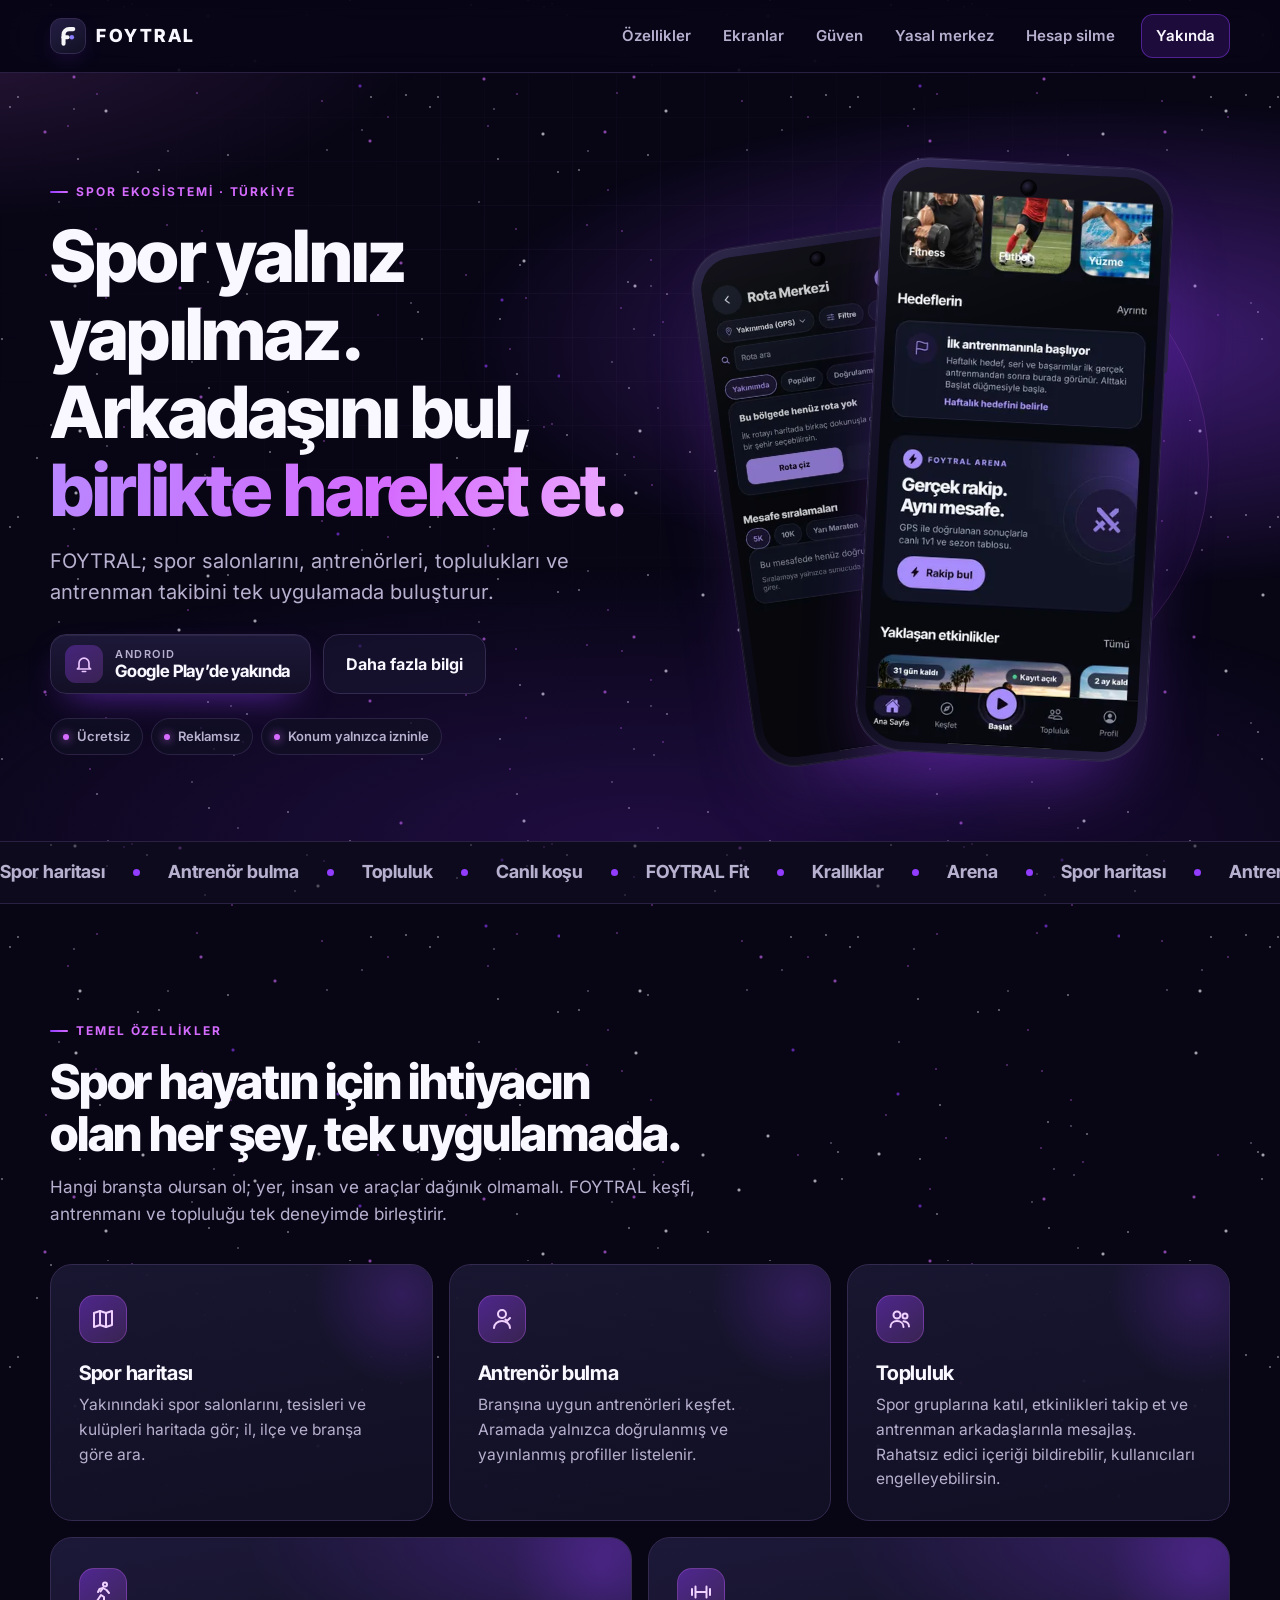
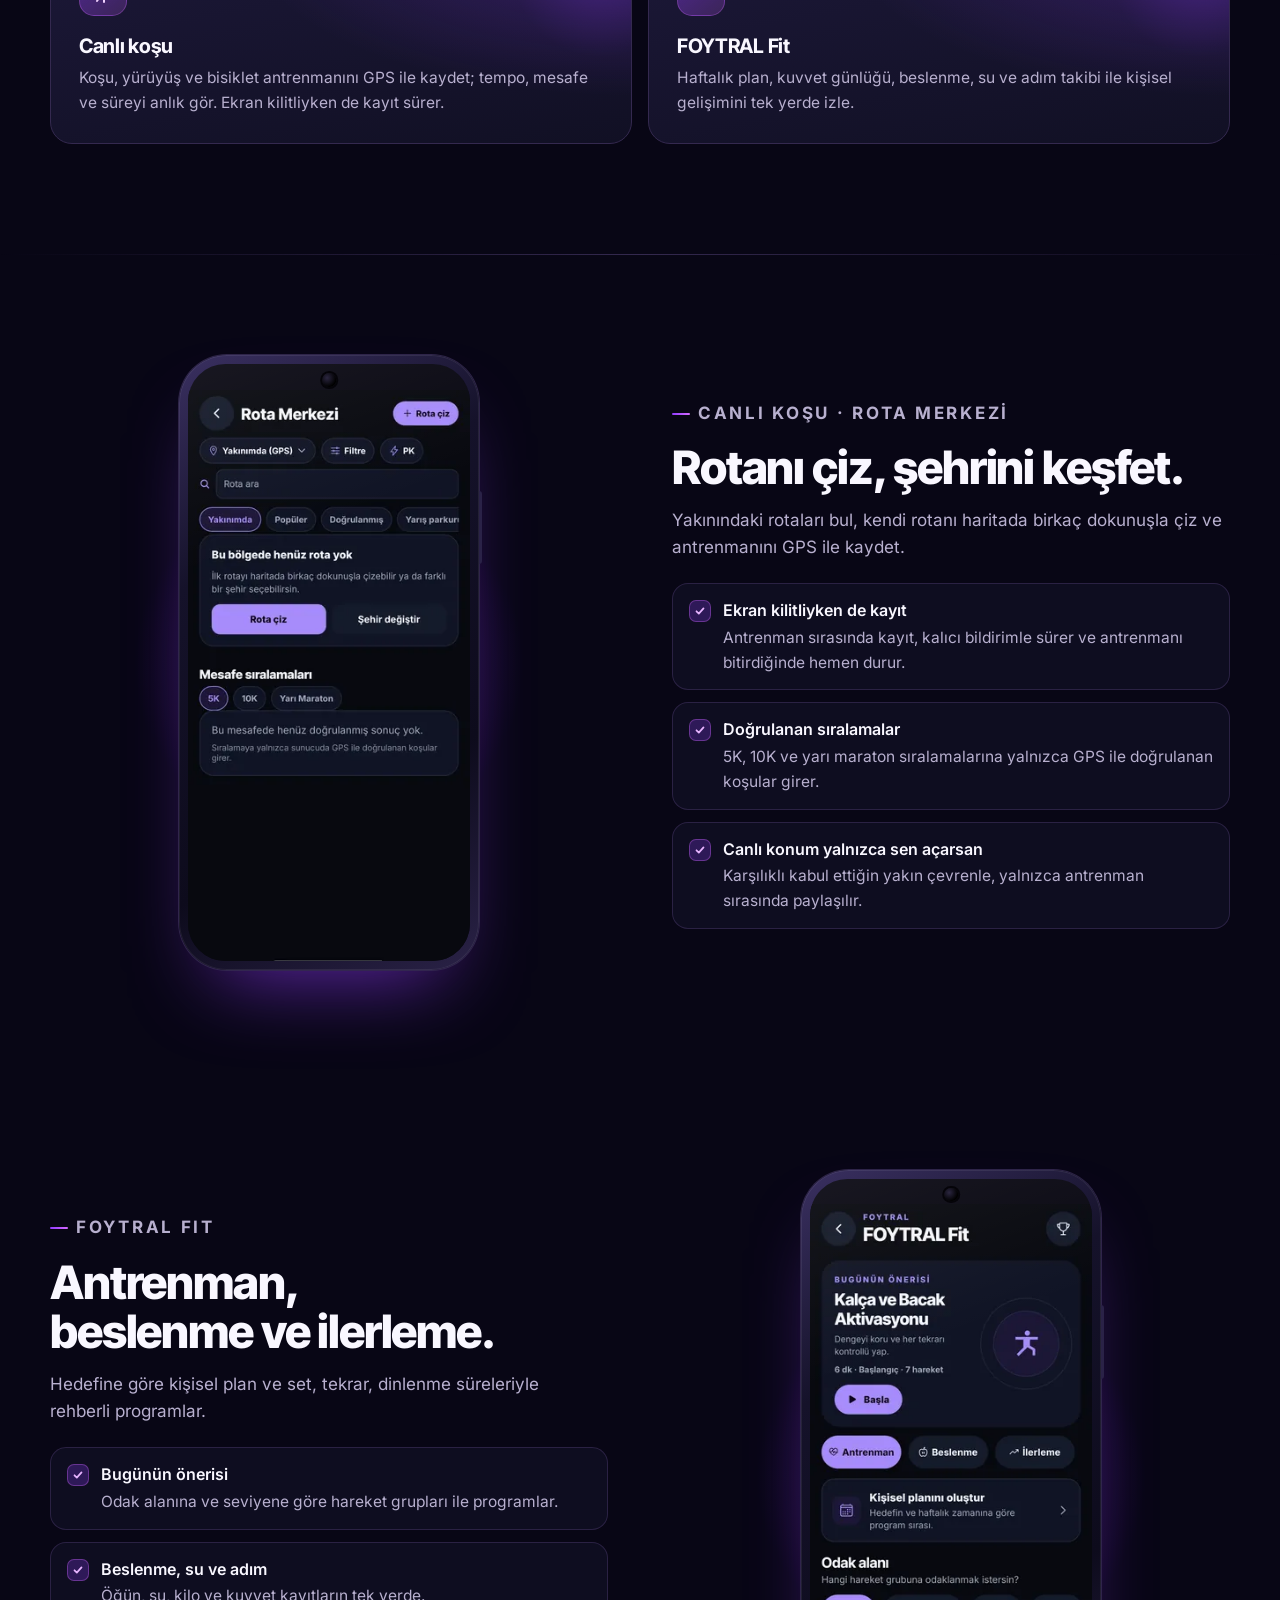
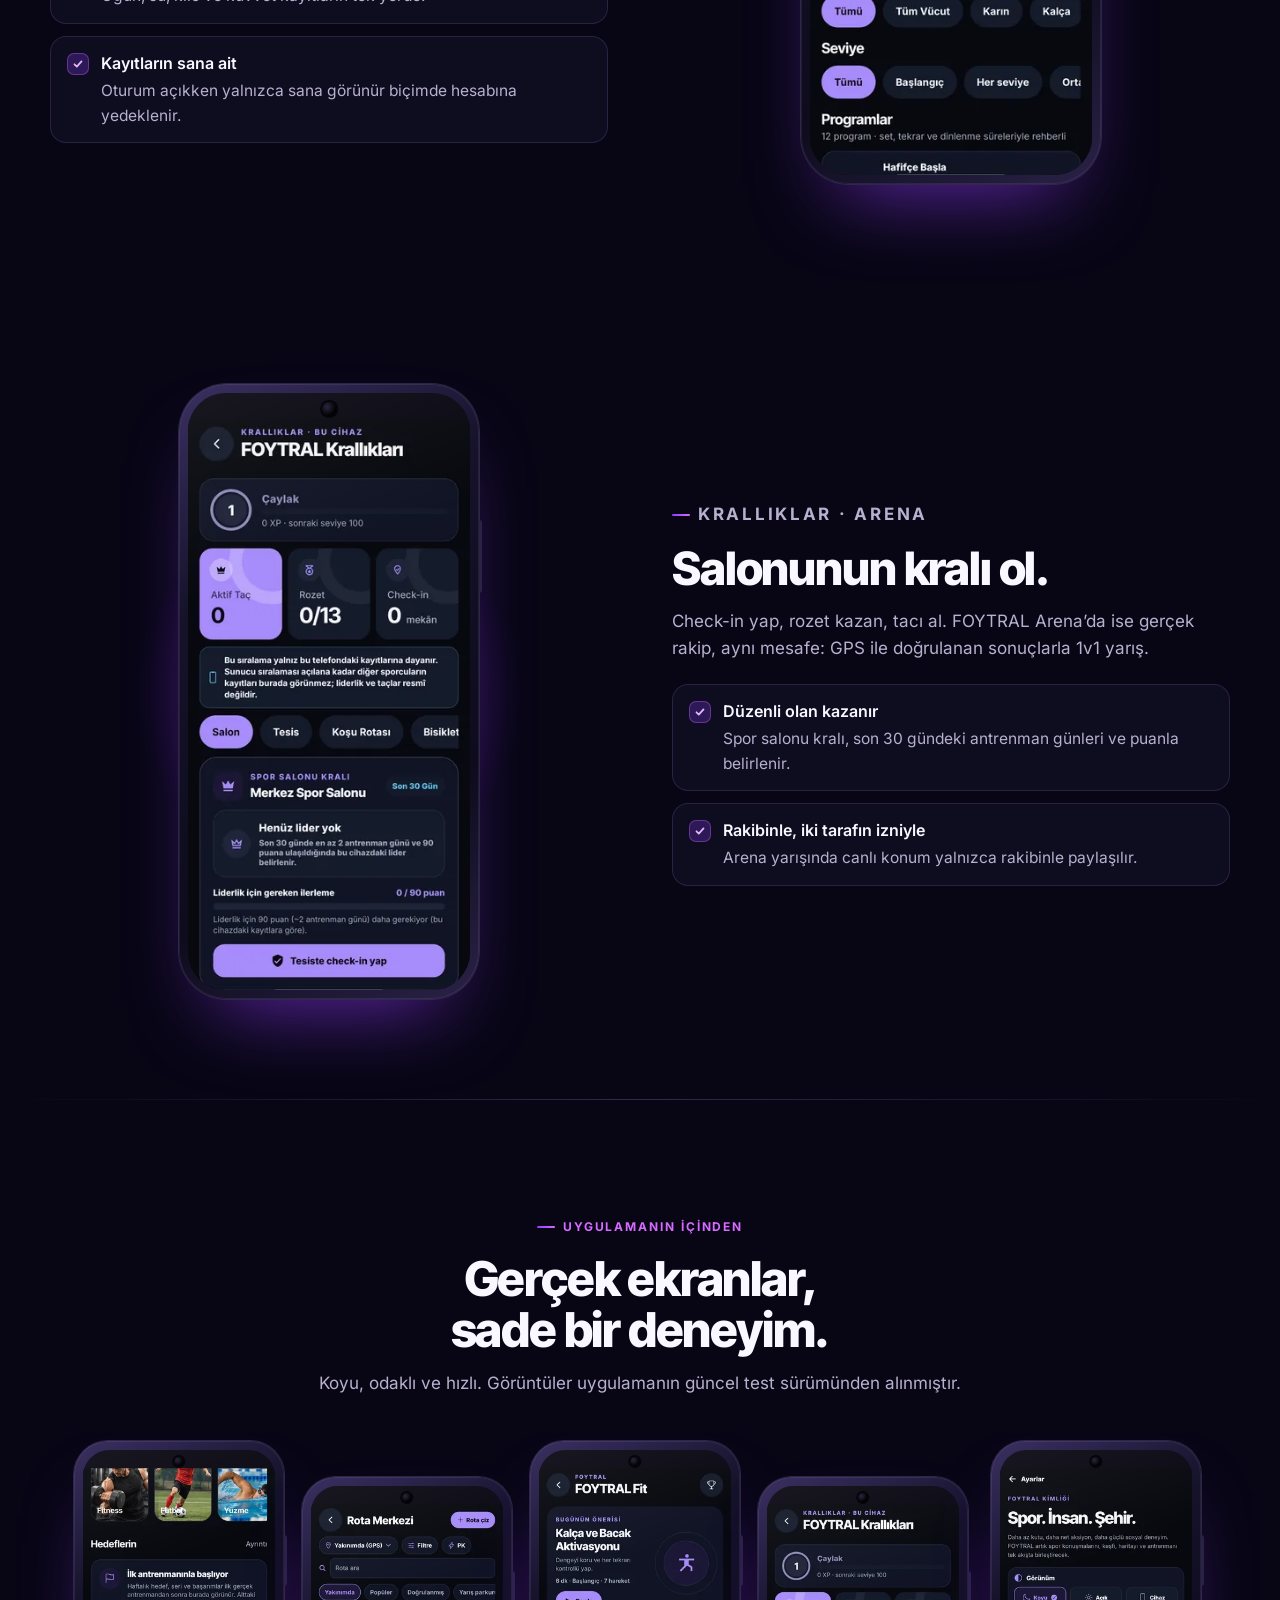
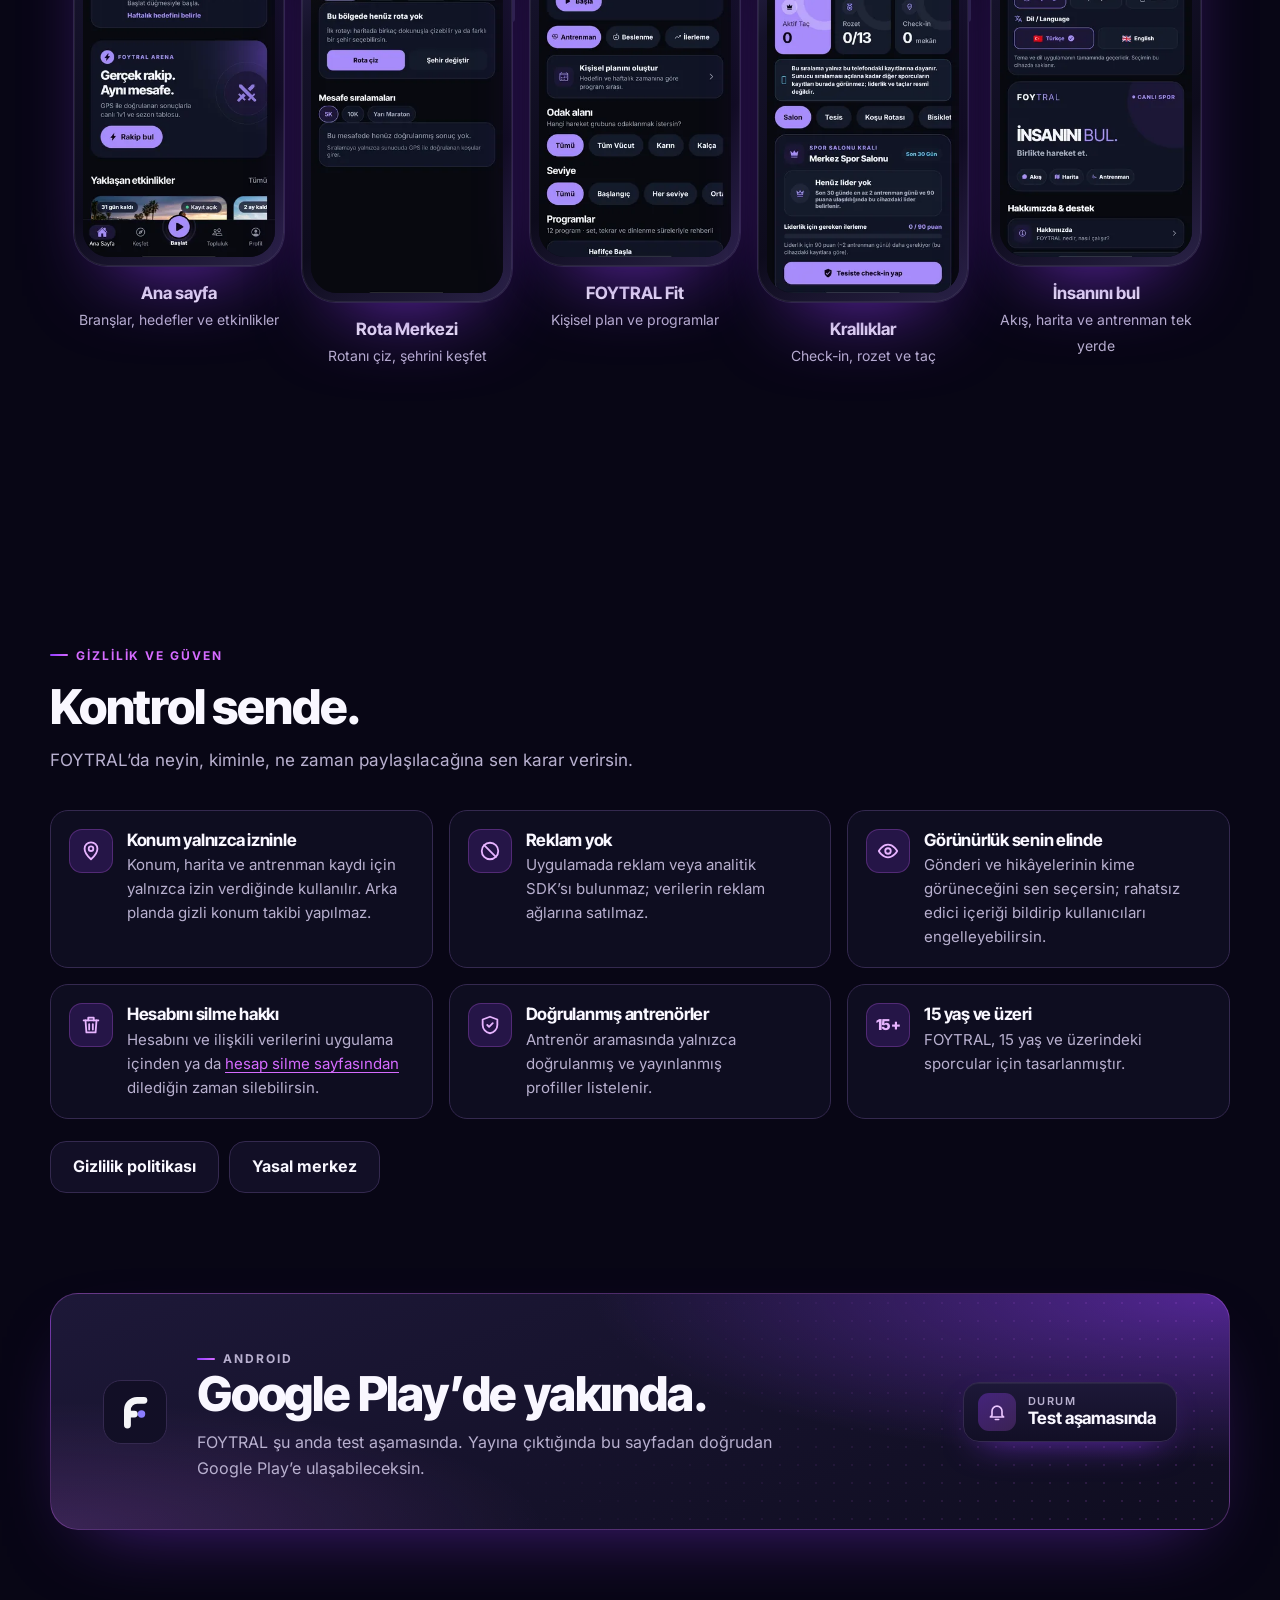
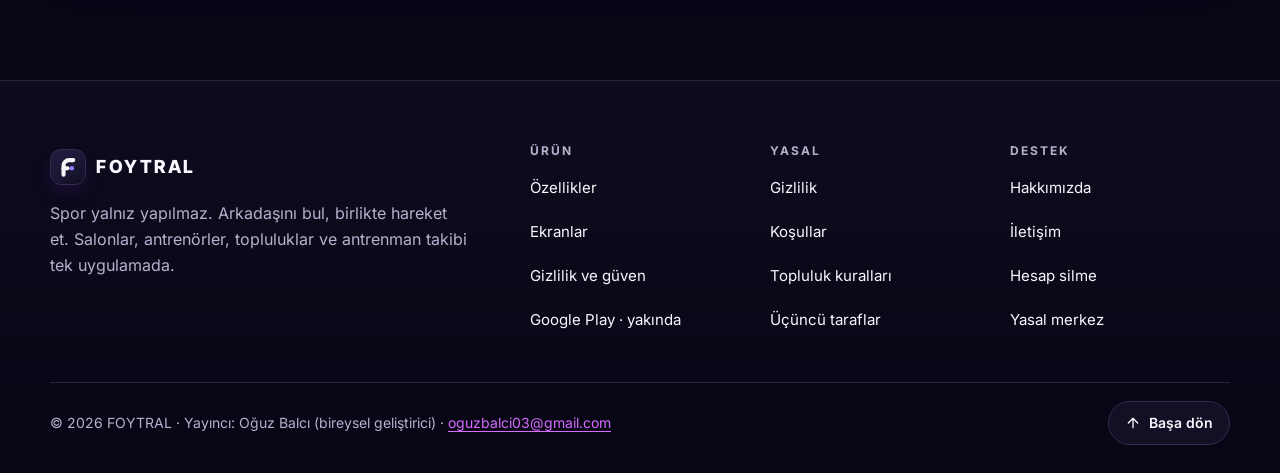
<file: index.html>
<!doctype html>
<html lang="tr">
<head>
<meta charset="utf-8">
<meta name="viewport" content="width=device-width,initial-scale=1,viewport-fit=cover">
<meta name="color-scheme" content="dark">
<meta name="theme-color" content="#080615">
<title>FOYTRAL · Spor arkadaşını bul, birlikte hareket et</title>
<meta name="description" content="FOYTRAL; spor salonlarını, antrenörleri, toplulukları ve antrenman takibini tek uygulamada buluşturan spor platformu. Google Play’de yakında.">
<link rel="canonical" href="https://foytral.com/">
<meta property="og:type" content="website">
<meta property="og:site_name" content="FOYTRAL">
<meta property="og:locale" content="tr_TR">
<meta property="og:title" content="FOYTRAL · Spor arkadaşını bul, birlikte hareket et">
<meta property="og:description" content="FOYTRAL; spor salonlarını, antrenörleri, toplulukları ve antrenman takibini tek uygulamada buluşturan spor platformu. Google Play’de yakında.">
<meta property="og:url" content="https://foytral.com/">
<meta property="og:image" content="https://foytral.com/assets/og-image.jpg">
<meta property="og:image:width" content="1200">
<meta property="og:image:height" content="630">
<meta property="og:image:alt" content="FOYTRAL — Sporunu bul. Ekibini bul. Uygulama ekranlarıyla tanıtım görseli.">
<meta name="twitter:card" content="summary_large_image">
<meta name="twitter:title" content="FOYTRAL · Spor arkadaşını bul, birlikte hareket et">
<meta name="twitter:description" content="FOYTRAL; spor salonlarını, antrenörleri, toplulukları ve antrenman takibini tek uygulamada buluşturan spor platformu. Google Play’de yakında.">
<meta name="twitter:image" content="https://foytral.com/assets/og-image.jpg">
<link rel="icon" type="image/svg+xml" href="assets/icon.svg">
<link rel="icon" type="image/png" sizes="32x32" href="assets/favicon-32.png">
<link rel="icon" type="image/png" sizes="64x64" href="assets/favicon-64.png">
<link rel="apple-touch-icon" href="assets/apple-touch-icon.png">
<link rel="preload" href="assets/fonts/inter-400.woff2" as="font" type="font/woff2" crossorigin>
<link rel="preload" href="assets/fonts/intertight-800.woff2" as="font" type="font/woff2" crossorigin>
<link rel="stylesheet" href="assets/site.css">
<script src="assets/site.js" defer></script>
<link rel="preload" as="image" type="image/webp" href="assets/img/ekran-ana-sayfa-640.webp" imagesrcset="assets/img/ekran-ana-sayfa-320.webp 320w, assets/img/ekran-ana-sayfa-640.webp 640w" imagesizes="(min-width: 900px) 290px, 60vw">
</head>
<body id="top">
<a class="skip-link" href="#icerik">İçeriğe geç</a>
<header class="site-header">
  <div class="container header-row">
    <a class="brand" href="index.html" aria-label="FOYTRAL ana sayfa"><span class="brand-mark"><img src="assets/foytral-mark.svg" alt="" width="26" height="26"></span><span>FOYTRAL</span></a>
    <nav class="nav-desktop" aria-label="Ana menü">
      <a href="index.html#ozellikler">Özellikler</a>
      <a href="index.html#ekranlar">Ekranlar</a>
      <a href="index.html#guven">Güven</a>
      <a href="public-legal/index.html">Yasal merkez</a>
      <a href="public-legal/delete-account.html">Hesap silme</a>
      <a class="nav-cta" href="index.html#google-play">Yakında</a>
    </nav>
    <details class="nav-mobile">
      <summary aria-label="Menü"><span class="burger" aria-hidden="true"><span></span></span></summary>
      <nav class="nav-panel" aria-label="Mobil menü">
        <a href="index.html#ozellikler">Özellikler</a>
        <a href="index.html#ekranlar">Ekranlar</a>
        <a href="index.html#guven">Gizlilik ve güven</a>
        <a href="public-legal/index.html">Yasal merkez</a>
        <a href="public-legal/privacy.html">Gizlilik politikası</a>
        <a href="public-legal/delete-account.html">Hesap silme</a>
        <a href="public-legal/contact.html">İletişim</a>
        <a class="nav-panel-cta" href="index.html#google-play">Google Play · yakında</a>
      </nav>
    </details>
  </div>
</header>
<main id="icerik">
  <section class="hero" aria-labelledby="hero-title">
    <div class="container hero-grid">
      <div class="hero-copy">
        <p class="eyebrow hero-in">Spor ekosistemi · Türkiye</p>
        <h1 id="hero-title" class="hero-in hero-in-2"><span class="line">Spor yalnız yapılmaz.</span> <span class="line">Arkadaşını bul,</span> <span class="line grad">birlikte hareket et.</span></h1>
        <p class="lead hero-in hero-in-3">FOYTRAL; spor salonlarını, antrenörleri, toplulukları ve antrenman takibini tek uygulamada buluşturur.</p>
        <div class="hero-actions hero-in hero-in-4">
          <a class="soon-badge" href="#google-play"><span class="soon-badge-icon"><svg viewBox="0 0 24 24" fill="none" stroke="currentColor" stroke-width="2" stroke-linecap="round" stroke-linejoin="round" aria-hidden="true"><path d="M6 16V11a6 6 0 1 1 12 0v5l2 2H4l2-2Z"/><path d="M10 21h4"/></svg></span><span class="soon-badge-text"><small lang="en">Android</small><span>Google Play’de yakında</span></span></a>
          <a class="btn btn-ghost" href="#ozellikler">Daha fazla bilgi</a>
        </div>
        <ul class="hero-facts hero-in hero-in-4" aria-label="Kısaca FOYTRAL">
          <li>Ücretsiz</li>
          <li>Reklamsız</li>
          <li>Konum yalnızca izninle</li>
        </ul>
      </div>
      <div class="hero-stage hero-in hero-in-3">
        <span class="ring" aria-hidden="true"></span>
        <span class="glow" aria-hidden="true"></span>
        <div class="phone phone-back"><div class="phone-screen"><img src="assets/img/ekran-rota-320.webp" srcset="assets/img/ekran-rota-320.webp 320w, assets/img/ekran-rota-640.webp 640w" sizes="(min-width: 900px) 256px, 53vw" width="320" height="648" alt="Rota Merkezi ekranı: yakındaki rotalar, filtreler, Rota çiz düğmesi ve mesafe sıralamaları" fetchpriority="high"></div></div>
        <div class="phone phone-front"><div class="phone-screen"><img src="assets/img/ekran-ana-sayfa-320.webp" srcset="assets/img/ekran-ana-sayfa-320.webp 320w, assets/img/ekran-ana-sayfa-640.webp 640w" sizes="(min-width: 900px) 290px, 60vw" width="320" height="648" alt="FOYTRAL ana sayfa ekranı: spor branşları, haftalık hedefler, FOYTRAL Arena kartı ve yaklaşan etkinlikler" fetchpriority="high"></div></div>
      </div>
    </div>
  </section>

  <div class="ticker" aria-hidden="true">
    <div class="ticker-track">
      <span>Spor haritası</span><span>Antrenör bulma</span><span>Topluluk</span><span>Canlı koşu</span><span>FOYTRAL Fit</span><span>Krallıklar</span><span>Arena</span>
      <span>Spor haritası</span><span>Antrenör bulma</span><span>Topluluk</span><span>Canlı koşu</span><span>FOYTRAL Fit</span><span>Krallıklar</span><span>Arena</span>
    </div>
  </div>

  <section class="section" id="ozellikler" aria-labelledby="ozellikler-title">
    <div class="container">
      <div class="section-head reveal">
        <p class="eyebrow">Temel özellikler</p>
        <h2 id="ozellikler-title">Spor hayatın için ihtiyacın olan her şey, tek uygulamada.</h2>
        <p>Hangi branşta olursan ol; yer, insan ve araçlar dağınık olmamalı. FOYTRAL keşfi, antrenmanı ve topluluğu tek deneyimde birleştirir.</p>
      </div>
      <div class="feature-grid">
        <article class="feature reveal">
          <div class="feature-icon"><svg viewBox="0 0 24 24" fill="none" stroke="currentColor" stroke-width="2" stroke-linecap="round" stroke-linejoin="round" aria-hidden="true"><path d="M9 4 3 6v14l6-2 6 2 6-2V4l-6 2-6-2Z"/><path d="M9 4v14M15 6v14"/></svg></div>
          <h3>Spor haritası</h3>
          <p>Yakınındaki spor salonlarını, tesisleri ve kulüpleri haritada gör; il, ilçe ve branşa göre ara.</p>
        </article>
        <article class="feature reveal">
          <div class="feature-icon"><svg viewBox="0 0 24 24" fill="none" stroke="currentColor" stroke-width="2" stroke-linecap="round" stroke-linejoin="round" aria-hidden="true"><circle cx="12" cy="7" r="4"/><path d="M4 21c0-4 3.6-7 8-7s8 3 8 7"/><path d="m15.5 12.5 1.5 1.5 3-3"/></svg></div>
          <h3>Antrenör bulma</h3>
          <p>Branşına uygun antrenörleri keşfet. Aramada yalnızca doğrulanmış ve yayınlanmış profiller listelenir.</p>
        </article>
        <article class="feature reveal">
          <div class="feature-icon"><svg viewBox="0 0 24 24" fill="none" stroke="currentColor" stroke-width="2" stroke-linecap="round" stroke-linejoin="round" aria-hidden="true"><circle cx="9" cy="8" r="3.5"/><circle cx="17" cy="9" r="2.5"/><path d="M2.5 20c0-3.6 2.9-6 6.5-6s6.5 2.4 6.5 6"/><path d="M15.5 14.2c3 .2 5.5 2.2 5.5 5.3"/></svg></div>
          <h3>Topluluk</h3>
          <p>Spor gruplarına katıl, etkinlikleri takip et ve antrenman arkadaşlarınla mesajlaş. Rahatsız edici içeriği bildirebilir, kullanıcıları engelleyebilirsin.</p>
        </article>
        <article class="feature feature-wide reveal">
          <div class="feature-icon"><svg viewBox="0 0 24 24" fill="none" stroke="currentColor" stroke-width="2" stroke-linecap="round" stroke-linejoin="round" aria-hidden="true"><circle cx="14" cy="4.5" r="2"/><path d="m6 21 4-6 3 2v5"/><path d="M9.5 11.5 12 8l3.5 2 2.5 3"/><path d="m12 8-3.5 1L7 12"/></svg></div>
          <h3>Canlı koşu</h3>
          <p>Koşu, yürüyüş ve bisiklet antrenmanını GPS ile kaydet; tempo, mesafe ve süreyi anlık gör. Ekran kilitliyken de kayıt sürer.</p>
        </article>
        <article class="feature feature-wide reveal">
          <div class="feature-icon"><svg viewBox="0 0 24 24" fill="none" stroke="currentColor" stroke-width="2" stroke-linecap="round" stroke-linejoin="round" aria-hidden="true"><path d="M6.5 6.5v11M17.5 6.5v11M3 9v6M21 9v6M6.5 12h11"/></svg></div>
          <h3>FOYTRAL Fit</h3>
          <p>Haftalık plan, kuvvet günlüğü, beslenme, su ve adım takibi ile kişisel gelişimini tek yerde izle.</p>
        </article>
      </div>
    </div>
  </section>

  <hr class="divider">

  <section aria-labelledby="spot-kosu-title">
    <div class="container spotlight">
      <div class="spot-media reveal"><div class="phone "><div class="phone-screen"><img src="assets/img/ekran-rota-320.webp" srcset="assets/img/ekran-rota-320.webp 320w, assets/img/ekran-rota-640.webp 640w" sizes="(min-width: 900px) 300px, 66vw" width="320" height="648" alt="Rota Merkezi ekranı: yakındaki rotalar, filtreler, Rota çiz düğmesi ve mesafe sıralamaları" loading="lazy" decoding="async"></div></div></div>
      <div class="spot-copy reveal">
        <p class="eyebrow">Canlı koşu · Rota Merkezi</p>
        <h2 id="spot-kosu-title">Rotanı çiz, şehrini keşfet.</h2>
        <p>Yakınındaki rotaları bul, kendi rotanı haritada birkaç dokunuşla çiz ve antrenmanını GPS ile kaydet.</p>
        <ul class="check-list">
          <li><strong>Ekran kilitliyken de kayıt</strong>Antrenman sırasında kayıt, kalıcı bildirimle sürer ve antrenmanı bitirdiğinde hemen durur.</li>
          <li><strong>Doğrulanan sıralamalar</strong>5K, 10K ve yarı maraton sıralamalarına yalnızca GPS ile doğrulanan koşular girer.</li>
          <li><strong>Canlı konum yalnızca sen açarsan</strong>Karşılıklı kabul ettiğin yakın çevrenle, yalnızca antrenman sırasında paylaşılır.</li>
        </ul>
      </div>
    </div>
  </section>

  <section aria-labelledby="spot-fit-title">
    <div class="container spotlight flip">
      <div class="spot-media reveal"><div class="phone "><div class="phone-screen"><img src="assets/img/ekran-fit-320.webp" srcset="assets/img/ekran-fit-320.webp 320w, assets/img/ekran-fit-640.webp 640w" sizes="(min-width: 900px) 300px, 66vw" width="320" height="648" alt="FOYTRAL Fit ekranı: bugünün antrenman önerisi, antrenman, beslenme ve ilerleme sekmeleri, programlar" loading="lazy" decoding="async"></div></div></div>
      <div class="spot-copy reveal">
        <p class="eyebrow" lang="en">FOYTRAL Fit</p>
        <h2 id="spot-fit-title">Antrenman, beslenme ve ilerleme.</h2>
        <p>Hedefine göre kişisel plan ve set, tekrar, dinlenme süreleriyle rehberli programlar.</p>
        <ul class="check-list">
          <li><strong>Bugünün önerisi</strong>Odak alanına ve seviyene göre hareket grupları ile programlar.</li>
          <li><strong>Beslenme, su ve adım</strong>Öğün, su, kilo ve kuvvet kayıtların tek yerde.</li>
          <li><strong>Kayıtların sana ait</strong>Oturum açıkken yalnızca sana görünür biçimde hesabına yedeklenir.</li>
        </ul>
      </div>
    </div>
  </section>

  <section aria-labelledby="spot-krallik-title">
    <div class="container spotlight">
      <div class="spot-media reveal"><div class="phone "><div class="phone-screen"><img src="assets/img/ekran-kralliklar-320.webp" srcset="assets/img/ekran-kralliklar-320.webp 320w, assets/img/ekran-kralliklar-640.webp 640w" sizes="(min-width: 900px) 300px, 66vw" width="320" height="648" alt="FOYTRAL Krallıkları ekranı: seviye, taç, rozet ve check-in sayaçları, spor salonu kralı kartı" loading="lazy" decoding="async"></div></div></div>
      <div class="spot-copy reveal">
        <p class="eyebrow">Krallıklar · Arena</p>
        <h2 id="spot-krallik-title">Salonunun kralı ol.</h2>
        <p>Check-in yap, rozet kazan, tacı al. FOYTRAL Arena’da ise gerçek rakip, aynı mesafe: GPS ile doğrulanan sonuçlarla 1v1 yarış.</p>
        <ul class="check-list">
          <li><strong>Düzenli olan kazanır</strong>Spor salonu kralı, son 30 gündeki antrenman günleri ve puanla belirlenir.</li>
          <li><strong>Rakibinle, iki tarafın izniyle</strong>Arena yarışında canlı konum yalnızca rakibinle paylaşılır.</li>
        </ul>
      </div>
    </div>
  </section>

  <hr class="divider">

  <section class="section" id="ekranlar" aria-labelledby="ekranlar-title">
    <div class="container">
      <div class="section-head center reveal">
        <p class="eyebrow">Uygulamanın içinden</p>
        <h2 id="ekranlar-title">Gerçek ekranlar, sade bir deneyim.</h2>
        <p>Koyu, odaklı ve hızlı. Görüntüler uygulamanın güncel test sürümünden alınmıştır.</p>
      </div>
    </div>
    <ul class="gallery" role="list" tabindex="0" aria-label="Uygulama ekran görüntüleri, yatay kaydırılabilir">
      <li><figure><div class="phone "><div class="phone-screen"><img src="assets/img/ekran-ana-sayfa-320.webp" srcset="assets/img/ekran-ana-sayfa-320.webp 320w, assets/img/ekran-ana-sayfa-640.webp 640w" sizes="216px" width="320" height="648" alt="FOYTRAL ana sayfa ekranı: spor branşları, haftalık hedefler, FOYTRAL Arena kartı ve yaklaşan etkinlikler" loading="lazy" decoding="async"></div></div><figcaption><strong>Ana sayfa</strong><span>Branşlar, hedefler ve etkinlikler</span></figcaption></figure></li>
      <li><figure><div class="phone "><div class="phone-screen"><img src="assets/img/ekran-rota-320.webp" srcset="assets/img/ekran-rota-320.webp 320w, assets/img/ekran-rota-640.webp 640w" sizes="216px" width="320" height="648" alt="Rota Merkezi ekranı: yakındaki rotalar, filtreler, Rota çiz düğmesi ve mesafe sıralamaları" loading="lazy" decoding="async"></div></div><figcaption><strong>Rota Merkezi</strong><span>Rotanı çiz, şehrini keşfet</span></figcaption></figure></li>
      <li><figure><div class="phone "><div class="phone-screen"><img src="assets/img/ekran-fit-320.webp" srcset="assets/img/ekran-fit-320.webp 320w, assets/img/ekran-fit-640.webp 640w" sizes="216px" width="320" height="648" alt="FOYTRAL Fit ekranı: bugünün antrenman önerisi, antrenman, beslenme ve ilerleme sekmeleri, programlar" loading="lazy" decoding="async"></div></div><figcaption><strong>FOYTRAL Fit</strong><span>Kişisel plan ve programlar</span></figcaption></figure></li>
      <li><figure><div class="phone "><div class="phone-screen"><img src="assets/img/ekran-kralliklar-320.webp" srcset="assets/img/ekran-kralliklar-320.webp 320w, assets/img/ekran-kralliklar-640.webp 640w" sizes="216px" width="320" height="648" alt="FOYTRAL Krallıkları ekranı: seviye, taç, rozet ve check-in sayaçları, spor salonu kralı kartı" loading="lazy" decoding="async"></div></div><figcaption><strong>Krallıklar</strong><span>Check-in, rozet ve taç</span></figcaption></figure></li>
      <li><figure><div class="phone "><div class="phone-screen"><img src="assets/img/ekran-topluluk-320.webp" srcset="assets/img/ekran-topluluk-320.webp 320w, assets/img/ekran-topluluk-640.webp 640w" sizes="216px" width="320" height="648" alt="Ayarlar ekranı: görünüm ve dil seçimi, “İnsanını bul. Birlikte hareket et.” FOYTRAL kimlik kartı" loading="lazy" decoding="async"></div></div><figcaption><strong>İnsanını bul</strong><span>Akış, harita ve antrenman tek yerde</span></figcaption></figure></li>
    </ul>
    <p class="gallery-hint"><svg viewBox="0 0 24 24" fill="none" stroke="currentColor" stroke-width="2" stroke-linecap="round" stroke-linejoin="round" aria-hidden="true"><path d="M4 12h16M14 6l6 6-6 6"/></svg>Kaydırarak tüm ekranları gör</p>
  </section>

  <section class="section" id="guven" aria-labelledby="guven-title">
    <div class="container">
      <div class="section-head reveal">
        <p class="eyebrow">Gizlilik ve güven</p>
        <h2 id="guven-title">Kontrol sende.</h2>
        <p>FOYTRAL’da neyin, kiminle, ne zaman paylaşılacağına sen karar verirsin.</p>
      </div>
      <ul class="trust-grid">
        <li class="trust-item reveal"><span class="ti-icon"><svg viewBox="0 0 24 24" fill="none" stroke="currentColor" stroke-width="2" stroke-linecap="round" stroke-linejoin="round" aria-hidden="true"><path d="M12 21s-7-6.2-7-11.5a7 7 0 0 1 14 0C19 14.8 12 21 12 21Z"/><circle cx="12" cy="9.5" r="2.5"/></svg></span><div><h3>Konum yalnızca izninle</h3><p>Konum, harita ve antrenman kaydı için yalnızca izin verdiğinde kullanılır. Arka planda gizli konum takibi yapılmaz.</p></div></li>
        <li class="trust-item reveal"><span class="ti-icon"><svg viewBox="0 0 24 24" fill="none" stroke="currentColor" stroke-width="2" stroke-linecap="round" stroke-linejoin="round" aria-hidden="true"><circle cx="12" cy="12" r="9"/><path d="m5.6 5.6 12.8 12.8"/></svg></span><div><h3>Reklam yok</h3><p>Uygulamada reklam veya analitik SDK’sı bulunmaz; verilerin reklam ağlarına satılmaz.</p></div></li>
        <li class="trust-item reveal"><span class="ti-icon"><svg viewBox="0 0 24 24" fill="none" stroke="currentColor" stroke-width="2" stroke-linecap="round" stroke-linejoin="round" aria-hidden="true"><path d="M2 12s3.6-7 10-7 10 7 10 7-3.6 7-10 7S2 12 2 12Z"/><circle cx="12" cy="12" r="3"/></svg></span><div><h3>Görünürlük senin elinde</h3><p>Gönderi ve hikâyelerinin kime görüneceğini sen seçersin; rahatsız edici içeriği bildirip kullanıcıları engelleyebilirsin.</p></div></li>
        <li class="trust-item reveal"><span class="ti-icon"><svg viewBox="0 0 24 24" fill="none" stroke="currentColor" stroke-width="2" stroke-linecap="round" stroke-linejoin="round" aria-hidden="true"><path d="M4 7h16M10 11v6M14 11v6"/><path d="M6 7l1 13h10l1-13M9 7V4h6v3"/></svg></span><div><h3>Hesabını silme hakkı</h3><p>Hesabını ve ilişkili verilerini uygulama içinden ya da <a href="public-legal/delete-account.html">hesap silme sayfasından</a> dilediğin zaman silebilirsin.</p></div></li>
        <li class="trust-item reveal"><span class="ti-icon"><svg viewBox="0 0 24 24" fill="none" stroke="currentColor" stroke-width="2" stroke-linecap="round" stroke-linejoin="round" aria-hidden="true"><path d="M12 3 4 6v6c0 4.5 3.4 8.3 8 9 4.6-.7 8-4.5 8-9V6l-8-3Z"/><path d="m9 12 2 2 4-4"/></svg></span><div><h3>Doğrulanmış antrenörler</h3><p>Antrenör aramasında yalnızca doğrulanmış ve yayınlanmış profiller listelenir.</p></div></li>
        <li class="trust-item reveal"><span class="ti-icon ti-text" aria-hidden="true">15+</span><div><h3>15 yaş ve üzeri</h3><p>FOYTRAL, 15 yaş ve üzerindeki sporcular için tasarlanmıştır.</p></div></li>
      </ul>
      <div class="trust-links reveal">
        <a class="btn btn-ghost" href="public-legal/privacy.html">Gizlilik politikası</a>
        <a class="btn btn-ghost" href="public-legal/index.html">Yasal merkez</a>
      </div>
    </div>
  </section>

  <section class="section" id="google-play" aria-labelledby="play-title">
    <div class="container">
      <div class="play-card reveal">
        <div class="brand-tile"><img src="assets/foytral-mark.svg" alt="" width="44" height="44" loading="lazy"></div>
        <div>
          <p class="eyebrow" lang="en">Android</p>
          <h2 id="play-title">Google Play’de yakında.</h2>
          <p>FOYTRAL şu anda test aşamasında. Yayına çıktığında bu sayfadan doğrudan Google Play’e ulaşabileceksin.</p>
        </div>
        <span class="soon-badge" role="note"><span class="soon-badge-icon"><svg viewBox="0 0 24 24" fill="none" stroke="currentColor" stroke-width="2" stroke-linecap="round" stroke-linejoin="round" aria-hidden="true"><path d="M6 16V11a6 6 0 1 1 12 0v5l2 2H4l2-2Z"/><path d="M10 21h4"/></svg></span><span class="soon-badge-text"><small>Durum</small><span>Test aşamasında</span></span></span>
      </div>
    </div>
  </section>
</main>
<footer class="site-footer">
  <div class="container">
    <div class="footer-top">
      <div class="footer-brand">
        <a class="brand" href="index.html" aria-label="FOYTRAL ana sayfa"><span class="brand-mark"><img src="assets/foytral-mark.svg" alt="" width="26" height="26"></span><span>FOYTRAL</span></a>
        <p>Spor yalnız yapılmaz. Arkadaşını bul, birlikte hareket et. Salonlar, antrenörler, topluluklar ve antrenman takibi tek uygulamada.</p>
      </div>
      <div class="footer-cols">
        <nav class="footer-col" aria-labelledby="f-urun">
          <h2 id="f-urun">Ürün</h2>
          <ul>
            <li><a href="index.html#ozellikler">Özellikler</a></li>
            <li><a href="index.html#ekranlar">Ekranlar</a></li>
            <li><a href="index.html#guven">Gizlilik ve güven</a></li>
            <li><a href="index.html#google-play">Google Play · yakında</a></li>
          </ul>
        </nav>
        <nav class="footer-col" aria-labelledby="f-yasal">
          <h2 id="f-yasal">Yasal</h2>
          <ul>
            <li><a href="public-legal/privacy.html">Gizlilik</a></li>
            <li><a href="public-legal/terms.html">Koşullar</a></li>
            <li><a href="public-legal/community.html">Topluluk kuralları</a></li>
            <li><a href="public-legal/third-party.html">Üçüncü taraflar</a></li>
          </ul>
        </nav>
        <nav class="footer-col" aria-labelledby="f-destek">
          <h2 id="f-destek">Destek</h2>
          <ul>
            <li><a href="public-legal/about.html">Hakkımızda</a></li>
            <li><a href="public-legal/contact.html">İletişim</a></li>
            <li><a href="public-legal/delete-account.html">Hesap silme</a></li>
            <li><a href="public-legal/index.html">Yasal merkez</a></li>
          </ul>
        </nav>
      </div>
    </div>
    <div class="footer-bottom">
      <p>© 2026 FOYTRAL · Yayıncı: Oğuz Balcı (bireysel geliştirici) · <a href="mailto:oguzbalci03@gmail.com">oguzbalci03@gmail.com</a></p>
      <a class="to-top" href="#top"><svg viewBox="0 0 24 24" fill="none" stroke="currentColor" stroke-width="2" stroke-linecap="round" stroke-linejoin="round" aria-hidden="true"><path d="M12 19V5M5 12l7-7 7 7"/></svg>Başa dön</a>
    </div>
  </div>
</footer>
</body>
</html>
</file>
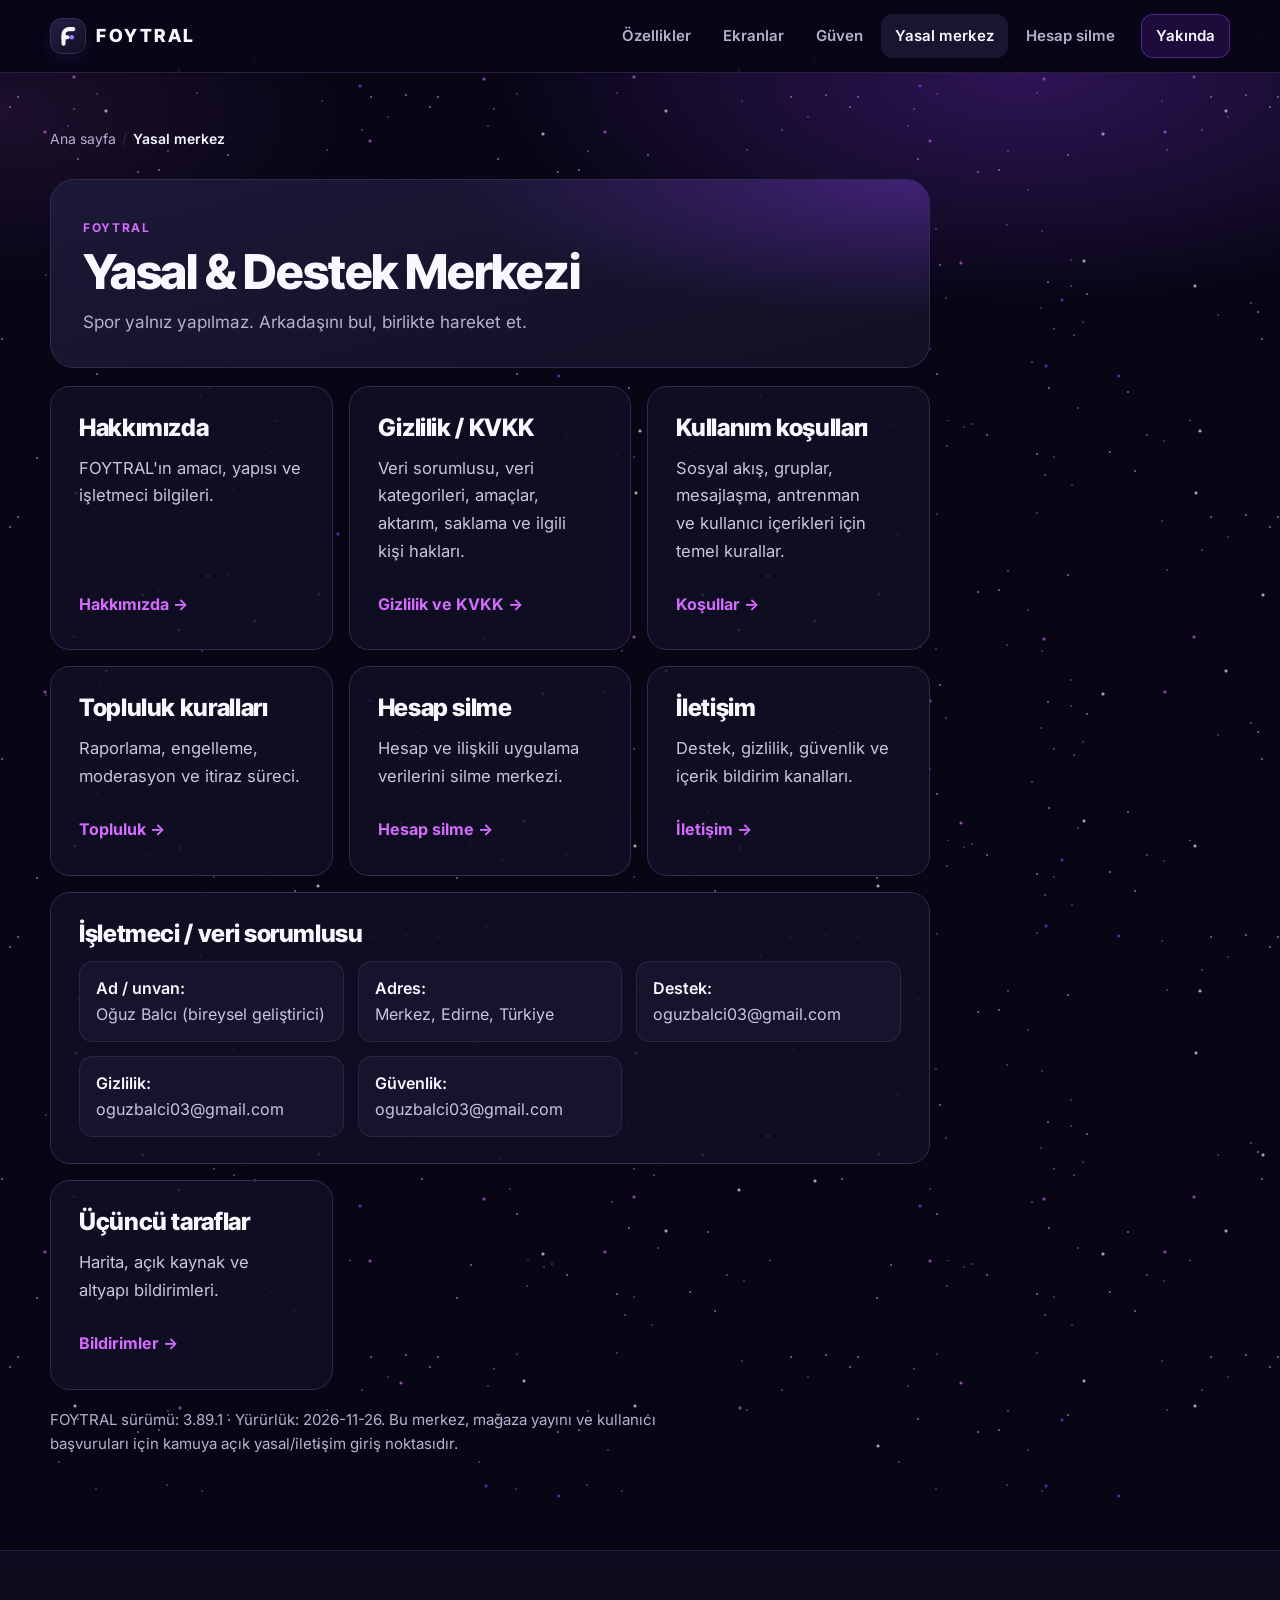
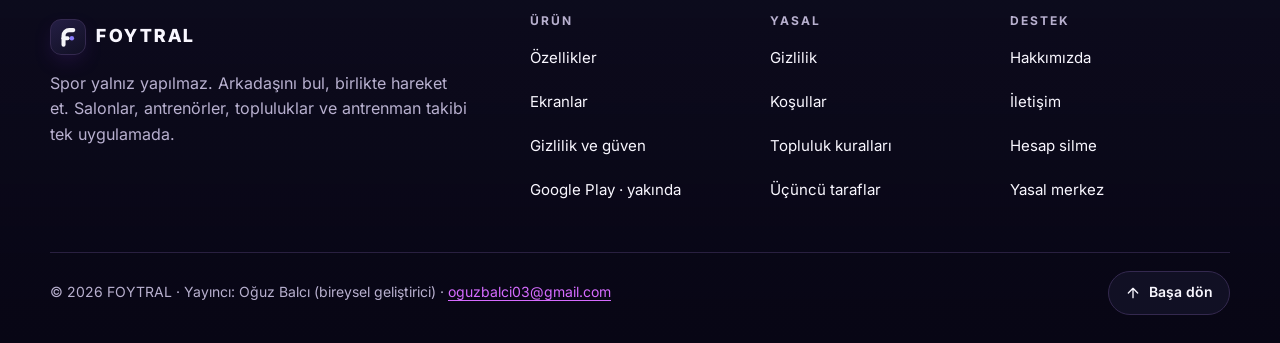
<file: public-legal/index.html>
<!doctype html>
<html lang="tr">
<head>
<meta charset="utf-8">
<meta name="viewport" content="width=device-width,initial-scale=1,viewport-fit=cover">
<meta name="color-scheme" content="dark">
<meta name="theme-color" content="#080615">
<title>FOYTRAL · Yasal & Destek</title>
<meta name="description" content="FOYTRAL yasal ve destek merkezi: gizlilik, koşullar, topluluk kuralları, hesap silme ve iletişim.">
<link rel="canonical" href="https://foytral.com/public-legal/index.html">
<meta property="og:type" content="website">
<meta property="og:site_name" content="FOYTRAL">
<meta property="og:locale" content="tr_TR">
<meta property="og:title" content="FOYTRAL · Yasal & Destek">
<meta property="og:description" content="FOYTRAL yasal ve destek merkezi: gizlilik, koşullar, topluluk kuralları, hesap silme ve iletişim.">
<meta property="og:url" content="https://foytral.com/public-legal/index.html">
<meta property="og:image" content="https://foytral.com/assets/og-image.jpg">
<meta property="og:image:width" content="1200">
<meta property="og:image:height" content="630">
<meta property="og:image:alt" content="FOYTRAL — Sporunu bul. Ekibini bul. Uygulama ekranlarıyla tanıtım görseli.">
<meta name="twitter:card" content="summary_large_image">
<meta name="twitter:title" content="FOYTRAL · Yasal & Destek">
<meta name="twitter:description" content="FOYTRAL yasal ve destek merkezi: gizlilik, koşullar, topluluk kuralları, hesap silme ve iletişim.">
<meta name="twitter:image" content="https://foytral.com/assets/og-image.jpg">
<link rel="icon" type="image/svg+xml" href="../assets/icon.svg">
<link rel="icon" type="image/png" sizes="32x32" href="../assets/favicon-32.png">
<link rel="icon" type="image/png" sizes="64x64" href="../assets/favicon-64.png">
<link rel="apple-touch-icon" href="../assets/apple-touch-icon.png">
<link rel="preload" href="../assets/fonts/inter-400.woff2" as="font" type="font/woff2" crossorigin>
<link rel="preload" href="../assets/fonts/intertight-800.woff2" as="font" type="font/woff2" crossorigin>
<link rel="stylesheet" href="../assets/site.css">
<script src="../assets/site.js" defer></script>
</head>
<body class="page-legal" id="top">
<a class="skip-link" href="#icerik">İçeriğe geç</a>
<header class="site-header">
  <div class="container header-row">
    <a class="brand" href="../index.html" aria-label="FOYTRAL ana sayfa"><span class="brand-mark"><img src="../assets/foytral-mark.svg" alt="" width="26" height="26"></span><span>FOYTRAL</span></a>
    <nav class="nav-desktop" aria-label="Ana menü">
      <a href="../index.html#ozellikler">Özellikler</a>
      <a href="../index.html#ekranlar">Ekranlar</a>
      <a href="../index.html#guven">Güven</a>
      <a href="../public-legal/index.html" aria-current="page">Yasal merkez</a>
      <a href="../public-legal/delete-account.html">Hesap silme</a>
      <a class="nav-cta" href="../index.html#google-play">Yakında</a>
    </nav>
    <details class="nav-mobile">
      <summary aria-label="Menü"><span class="burger" aria-hidden="true"><span></span></span></summary>
      <nav class="nav-panel" aria-label="Mobil menü">
        <a href="../index.html#ozellikler">Özellikler</a>
        <a href="../index.html#ekranlar">Ekranlar</a>
        <a href="../index.html#guven">Gizlilik ve güven</a>
        <a href="../public-legal/index.html" aria-current="page">Yasal merkez</a>
        <a href="../public-legal/privacy.html">Gizlilik politikası</a>
        <a href="../public-legal/delete-account.html">Hesap silme</a>
        <a href="../public-legal/contact.html">İletişim</a>
        <a class="nav-panel-cta" href="../index.html#google-play">Google Play · yakında</a>
      </nav>
    </details>
  </div>
</header>
<main id="icerik" class="legal-main">
  <div class="container">
    <ol class="crumbs" aria-label="Konum">
      <li><a href="../index.html">Ana sayfa</a></li>
      <li><span aria-current="page">Yasal merkez</span></li>
    </ol>
    <div class="legal-layout">
    <article class="legal-doc" data-legal>
<header class="legal-hero"><span class="badge">FOYTRAL</span><h1>Yasal & Destek Merkezi</h1><p class="muted">Spor yalnız yapılmaz. Arkadaşını bul, birlikte hareket et.</p></header>
<div class="hub-grid">
<div class="card"><h2 id="hakkimizda">Hakkımızda</h2><p class="muted">FOYTRAL'ın amacı, yapısı ve işletmeci bilgileri.</p><a href="about.html">Hakkımızda →</a></div>
<div class="card"><h2 id="gizlilik-kvkk">Gizlilik / KVKK</h2><p class="muted">Veri sorumlusu, veri kategorileri, amaçlar, aktarım, saklama ve ilgili kişi hakları.</p><a href="privacy.html">Gizlilik ve KVKK →</a></div>
<div class="card"><h2 id="kullanim-kosullari">Kullanım koşulları</h2><p class="muted">Sosyal akış, gruplar, mesajlaşma, antrenman ve kullanıcı içerikleri için temel kurallar.</p><a href="terms.html">Koşullar →</a></div>
<div class="card"><h2 id="topluluk-kurallari">Topluluk kuralları</h2><p class="muted">Raporlama, engelleme, moderasyon ve itiraz süreci.</p><a href="community.html">Topluluk →</a></div>
<div class="card"><h2 id="hesap-silme">Hesap silme</h2><p class="muted">Hesap ve ilişkili uygulama verilerini silme merkezi.</p><a href="delete-account.html">Hesap silme →</a></div>
<div class="card"><h2 id="iletisim">İletişim</h2><p class="muted">Destek, gizlilik, güvenlik ve içerik bildirim kanalları.</p><a href="contact.html">İletişim →</a></div>
<div class="card card-wide"><h2 id="isletmeci-veri-sorumlusu">İşletmeci / veri sorumlusu</h2><div class="grid muted"><div><strong>Ad / unvan:</strong><br>Oğuz Balcı (bireysel geliştirici)</div><div><strong>Adres:</strong><br>Merkez, Edirne, Türkiye</div><div><strong>Destek:</strong><br>oguzbalci03@gmail.com</div><div><strong>Gizlilik:</strong><br>oguzbalci03@gmail.com</div><div><strong>Güvenlik:</strong><br>oguzbalci03@gmail.com</div></div></div>
<div class="card"><h2 id="ucuncu-taraflar">Üçüncü taraflar</h2><p class="muted">Harita, açık kaynak ve altyapı bildirimleri.</p><a href="third-party.html">Bildirimler →</a></div>
</div>
<p class="muted">FOYTRAL sürümü: 3.89.1 · Yürürlük: 2026-11-26. Bu merkez, mağaza yayını ve kullanıcı başvuruları için kamuya açık yasal/iletişim giriş noktasıdır.</p><div class="legal-nav"></div>
    </article>
    </div>
  </div>
</main>
<footer class="site-footer">
  <div class="container">
    <div class="footer-top">
      <div class="footer-brand">
        <a class="brand" href="../index.html" aria-label="FOYTRAL ana sayfa"><span class="brand-mark"><img src="../assets/foytral-mark.svg" alt="" width="26" height="26"></span><span>FOYTRAL</span></a>
        <p>Spor yalnız yapılmaz. Arkadaşını bul, birlikte hareket et. Salonlar, antrenörler, topluluklar ve antrenman takibi tek uygulamada.</p>
      </div>
      <div class="footer-cols">
        <nav class="footer-col" aria-labelledby="f-urun">
          <h2 id="f-urun">Ürün</h2>
          <ul>
            <li><a href="../index.html#ozellikler">Özellikler</a></li>
            <li><a href="../index.html#ekranlar">Ekranlar</a></li>
            <li><a href="../index.html#guven">Gizlilik ve güven</a></li>
            <li><a href="../index.html#google-play">Google Play · yakında</a></li>
          </ul>
        </nav>
        <nav class="footer-col" aria-labelledby="f-yasal">
          <h2 id="f-yasal">Yasal</h2>
          <ul>
            <li><a href="../public-legal/privacy.html">Gizlilik</a></li>
            <li><a href="../public-legal/terms.html">Koşullar</a></li>
            <li><a href="../public-legal/community.html">Topluluk kuralları</a></li>
            <li><a href="../public-legal/third-party.html">Üçüncü taraflar</a></li>
          </ul>
        </nav>
        <nav class="footer-col" aria-labelledby="f-destek">
          <h2 id="f-destek">Destek</h2>
          <ul>
            <li><a href="../public-legal/about.html">Hakkımızda</a></li>
            <li><a href="../public-legal/contact.html">İletişim</a></li>
            <li><a href="../public-legal/delete-account.html">Hesap silme</a></li>
            <li><a href="../public-legal/index.html">Yasal merkez</a></li>
          </ul>
        </nav>
      </div>
    </div>
    <div class="footer-bottom">
      <p>© 2026 FOYTRAL · Yayıncı: Oğuz Balcı (bireysel geliştirici) · <a href="mailto:oguzbalci03@gmail.com">oguzbalci03@gmail.com</a></p>
      <a class="to-top" href="#top"><svg viewBox="0 0 24 24" fill="none" stroke="currentColor" stroke-width="2" stroke-linecap="round" stroke-linejoin="round" aria-hidden="true"><path d="M12 19V5M5 12l7-7 7 7"/></svg>Başa dön</a>
    </div>
  </div>
</footer>
</body>
</html>
</file>
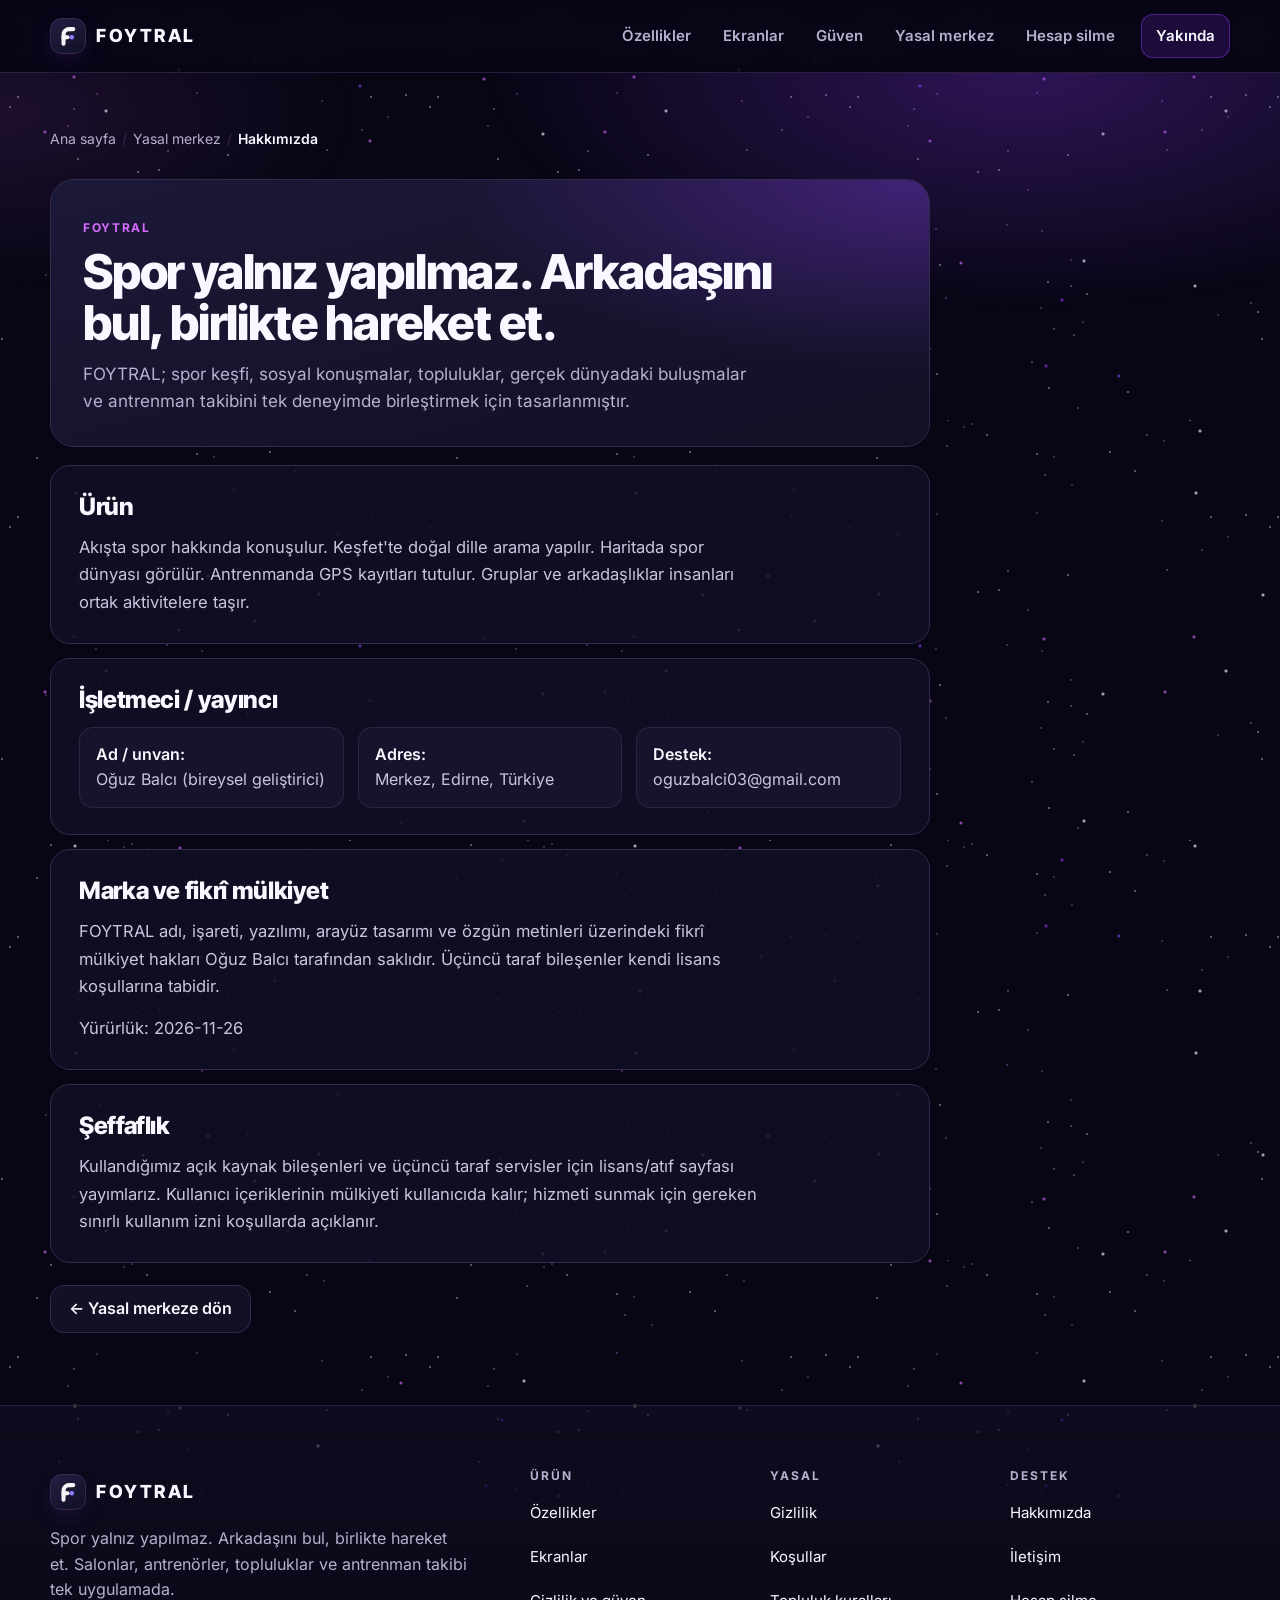
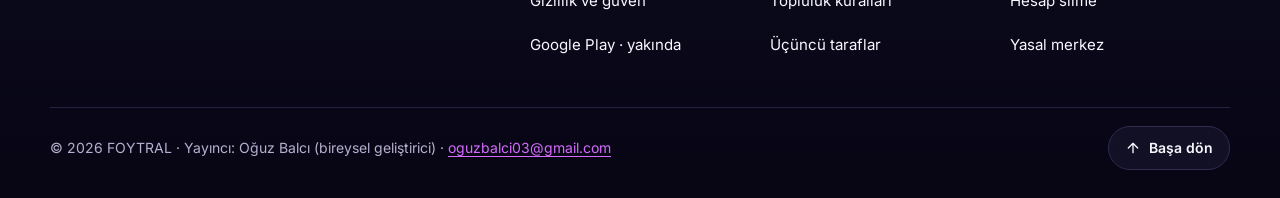
<file: public-legal/about.html>
<!doctype html>
<html lang="tr">
<head>
<meta charset="utf-8">
<meta name="viewport" content="width=device-width,initial-scale=1,viewport-fit=cover">
<meta name="color-scheme" content="dark">
<meta name="theme-color" content="#080615">
<title>FOYTRAL · Hakkımızda</title>
<meta name="description" content="FOYTRAL hakkında: amaç, yayıncı bilgileri ve şeffaflık.">
<link rel="canonical" href="https://foytral.com/public-legal/about.html">
<meta property="og:type" content="website">
<meta property="og:site_name" content="FOYTRAL">
<meta property="og:locale" content="tr_TR">
<meta property="og:title" content="FOYTRAL · Hakkımızda">
<meta property="og:description" content="FOYTRAL hakkında: amaç, yayıncı bilgileri ve şeffaflık.">
<meta property="og:url" content="https://foytral.com/public-legal/about.html">
<meta property="og:image" content="https://foytral.com/assets/og-image.jpg">
<meta property="og:image:width" content="1200">
<meta property="og:image:height" content="630">
<meta property="og:image:alt" content="FOYTRAL — Sporunu bul. Ekibini bul. Uygulama ekranlarıyla tanıtım görseli.">
<meta name="twitter:card" content="summary_large_image">
<meta name="twitter:title" content="FOYTRAL · Hakkımızda">
<meta name="twitter:description" content="FOYTRAL hakkında: amaç, yayıncı bilgileri ve şeffaflık.">
<meta name="twitter:image" content="https://foytral.com/assets/og-image.jpg">
<link rel="icon" type="image/svg+xml" href="../assets/icon.svg">
<link rel="icon" type="image/png" sizes="32x32" href="../assets/favicon-32.png">
<link rel="icon" type="image/png" sizes="64x64" href="../assets/favicon-64.png">
<link rel="apple-touch-icon" href="../assets/apple-touch-icon.png">
<link rel="preload" href="../assets/fonts/inter-400.woff2" as="font" type="font/woff2" crossorigin>
<link rel="preload" href="../assets/fonts/intertight-800.woff2" as="font" type="font/woff2" crossorigin>
<link rel="stylesheet" href="../assets/site.css">
<script src="../assets/site.js" defer></script>
</head>
<body class="page-legal" id="top">
<a class="skip-link" href="#icerik">İçeriğe geç</a>
<header class="site-header">
  <div class="container header-row">
    <a class="brand" href="../index.html" aria-label="FOYTRAL ana sayfa"><span class="brand-mark"><img src="../assets/foytral-mark.svg" alt="" width="26" height="26"></span><span>FOYTRAL</span></a>
    <nav class="nav-desktop" aria-label="Ana menü">
      <a href="../index.html#ozellikler">Özellikler</a>
      <a href="../index.html#ekranlar">Ekranlar</a>
      <a href="../index.html#guven">Güven</a>
      <a href="../public-legal/index.html">Yasal merkez</a>
      <a href="../public-legal/delete-account.html">Hesap silme</a>
      <a class="nav-cta" href="../index.html#google-play">Yakında</a>
    </nav>
    <details class="nav-mobile">
      <summary aria-label="Menü"><span class="burger" aria-hidden="true"><span></span></span></summary>
      <nav class="nav-panel" aria-label="Mobil menü">
        <a href="../index.html#ozellikler">Özellikler</a>
        <a href="../index.html#ekranlar">Ekranlar</a>
        <a href="../index.html#guven">Gizlilik ve güven</a>
        <a href="../public-legal/index.html">Yasal merkez</a>
        <a href="../public-legal/privacy.html">Gizlilik politikası</a>
        <a href="../public-legal/delete-account.html">Hesap silme</a>
        <a href="../public-legal/contact.html">İletişim</a>
        <a class="nav-panel-cta" href="../index.html#google-play">Google Play · yakında</a>
      </nav>
    </details>
  </div>
</header>
<main id="icerik" class="legal-main">
  <div class="container">
    <ol class="crumbs" aria-label="Konum">
      <li><a href="../index.html">Ana sayfa</a></li>
      <li><a href="index.html">Yasal merkez</a></li>
      <li><span aria-current="page">Hakkımızda</span></li>
    </ol>
    <div class="legal-layout">
    <article class="legal-doc" data-legal>
<header class="legal-hero"><p class="accent"><strong>FOYTRAL</strong></p><h1>Spor yalnız yapılmaz. Arkadaşını bul, birlikte hareket et.</h1><p class="muted">FOYTRAL; spor keşfi, sosyal konuşmalar, topluluklar, gerçek dünyadaki buluşmalar ve antrenman takibini tek deneyimde birleştirmek için tasarlanmıştır.</p></header>
<div class="card"><h2 id="urun">Ürün</h2><p class="muted">Akışta spor hakkında konuşulur. Keşfet'te doğal dille arama yapılır. Haritada spor dünyası görülür. Antrenmanda GPS kayıtları tutulur. Gruplar ve arkadaşlıklar insanları ortak aktivitelere taşır.</p></div>
<div class="card"><h2 id="isletmeci-yayinci">İşletmeci / yayıncı</h2><div class="grid muted"><div><strong>Ad / unvan:</strong><br>Oğuz Balcı (bireysel geliştirici)</div><div><strong>Adres:</strong><br>Merkez, Edirne, Türkiye</div><div><strong>Destek:</strong><br>oguzbalci03@gmail.com</div></div></div>
<div class="card"><h2 id="marka-ve-fikri-mulkiyet">Marka ve fikrî mülkiyet</h2><p class="muted">FOYTRAL adı, işareti, yazılımı, arayüz tasarımı ve özgün metinleri üzerindeki fikrî mülkiyet hakları Oğuz Balcı tarafından saklıdır. Üçüncü taraf bileşenler kendi lisans koşullarına tabidir.</p><p class="muted">Yürürlük: 2026-11-26</p></div>
<div class="card"><h2 id="seffaflik">Şeffaflık</h2><p class="muted">Kullandığımız açık kaynak bileşenleri ve üçüncü taraf servisler için lisans/atıf sayfası yayımlarız. Kullanıcı içeriklerinin mülkiyeti kullanıcıda kalır; hizmeti sunmak için gereken sınırlı kullanım izni koşullarda açıklanır.</p></div>
<div class="legal-nav"><a href="index.html">← Yasal merkeze dön</a></div>
    </article>
    </div>
  </div>
</main>
<footer class="site-footer">
  <div class="container">
    <div class="footer-top">
      <div class="footer-brand">
        <a class="brand" href="../index.html" aria-label="FOYTRAL ana sayfa"><span class="brand-mark"><img src="../assets/foytral-mark.svg" alt="" width="26" height="26"></span><span>FOYTRAL</span></a>
        <p>Spor yalnız yapılmaz. Arkadaşını bul, birlikte hareket et. Salonlar, antrenörler, topluluklar ve antrenman takibi tek uygulamada.</p>
      </div>
      <div class="footer-cols">
        <nav class="footer-col" aria-labelledby="f-urun">
          <h2 id="f-urun">Ürün</h2>
          <ul>
            <li><a href="../index.html#ozellikler">Özellikler</a></li>
            <li><a href="../index.html#ekranlar">Ekranlar</a></li>
            <li><a href="../index.html#guven">Gizlilik ve güven</a></li>
            <li><a href="../index.html#google-play">Google Play · yakında</a></li>
          </ul>
        </nav>
        <nav class="footer-col" aria-labelledby="f-yasal">
          <h2 id="f-yasal">Yasal</h2>
          <ul>
            <li><a href="../public-legal/privacy.html">Gizlilik</a></li>
            <li><a href="../public-legal/terms.html">Koşullar</a></li>
            <li><a href="../public-legal/community.html">Topluluk kuralları</a></li>
            <li><a href="../public-legal/third-party.html">Üçüncü taraflar</a></li>
          </ul>
        </nav>
        <nav class="footer-col" aria-labelledby="f-destek">
          <h2 id="f-destek">Destek</h2>
          <ul>
            <li><a href="../public-legal/about.html">Hakkımızda</a></li>
            <li><a href="../public-legal/contact.html">İletişim</a></li>
            <li><a href="../public-legal/delete-account.html">Hesap silme</a></li>
            <li><a href="../public-legal/index.html">Yasal merkez</a></li>
          </ul>
        </nav>
      </div>
    </div>
    <div class="footer-bottom">
      <p>© 2026 FOYTRAL · Yayıncı: Oğuz Balcı (bireysel geliştirici) · <a href="mailto:oguzbalci03@gmail.com">oguzbalci03@gmail.com</a></p>
      <a class="to-top" href="#top"><svg viewBox="0 0 24 24" fill="none" stroke="currentColor" stroke-width="2" stroke-linecap="round" stroke-linejoin="round" aria-hidden="true"><path d="M12 19V5M5 12l7-7 7 7"/></svg>Başa dön</a>
    </div>
  </div>
</footer>
</body>
</html>
</file>
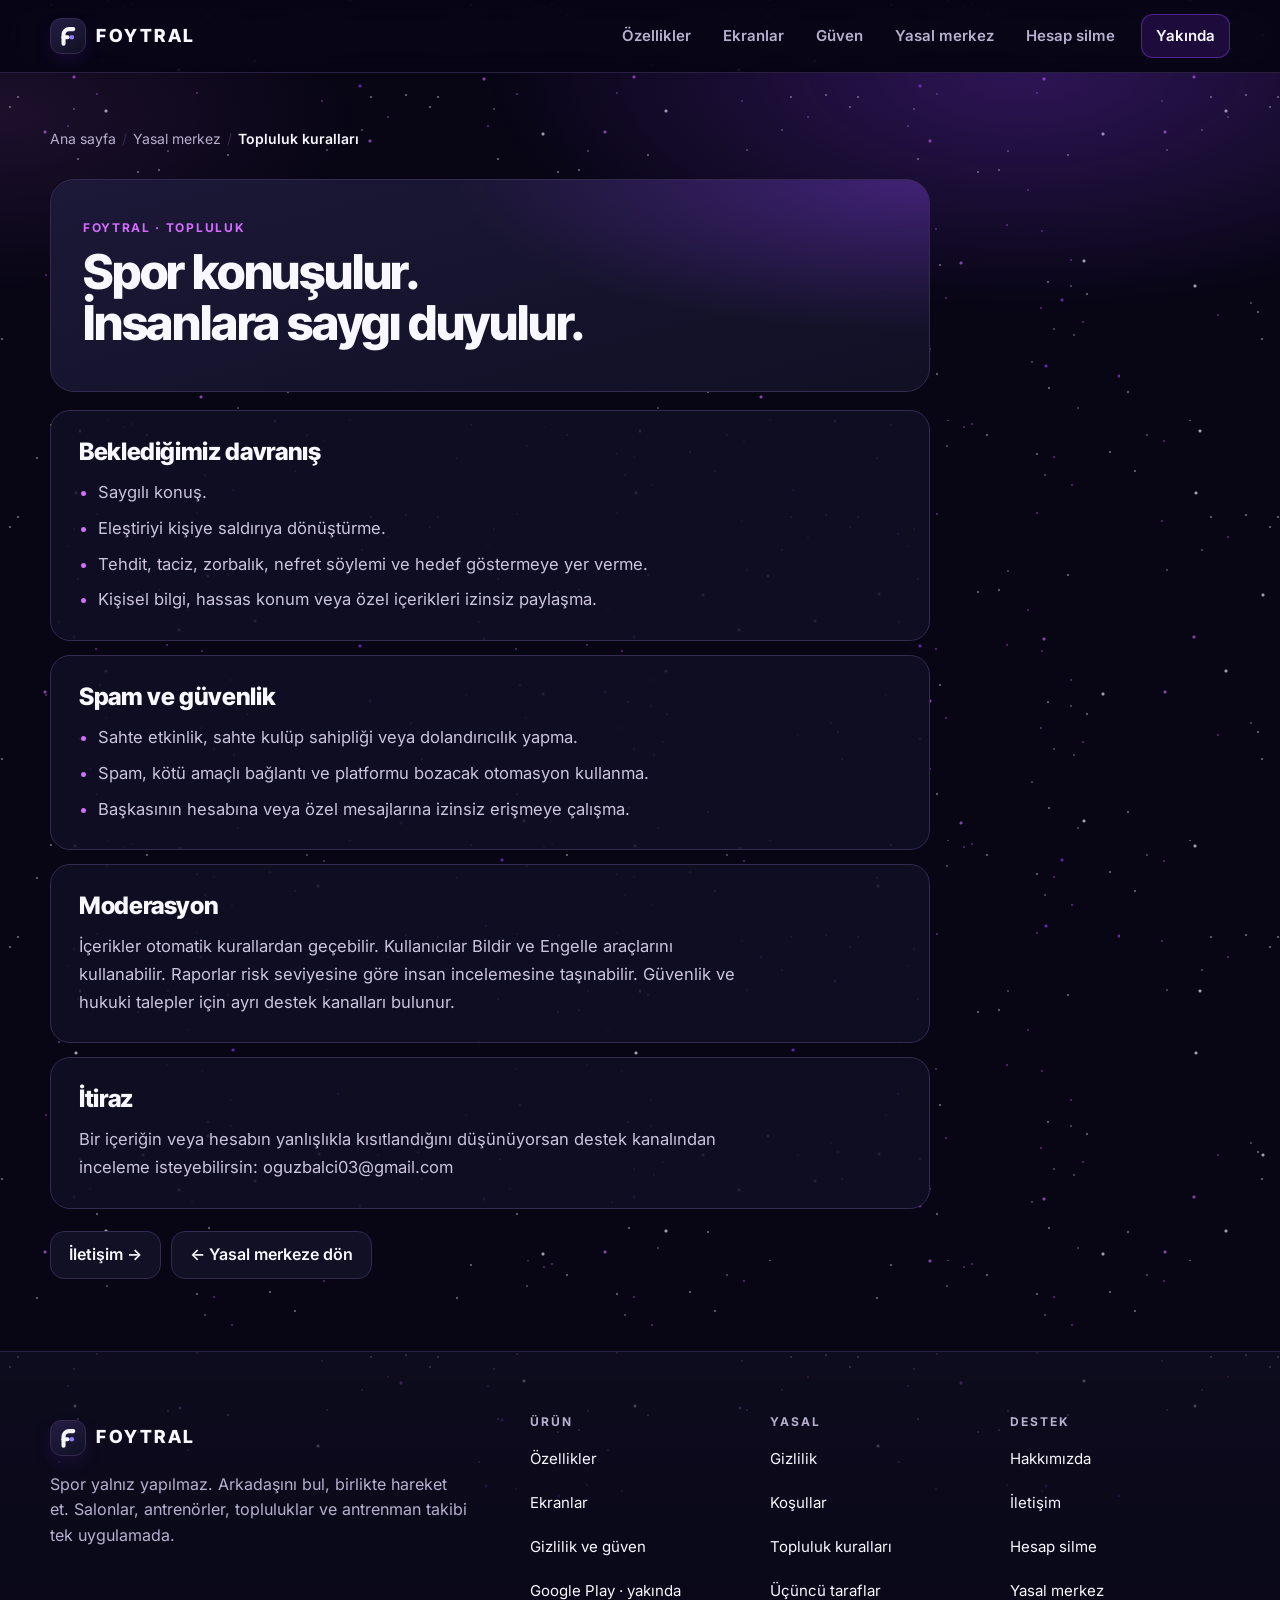
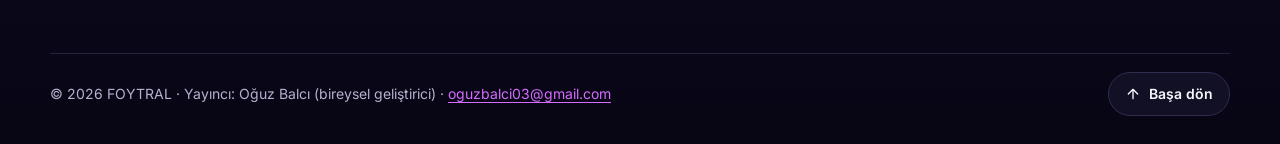
<file: public-legal/community.html>
<!doctype html>
<html lang="tr">
<head>
<meta charset="utf-8">
<meta name="viewport" content="width=device-width,initial-scale=1,viewport-fit=cover">
<meta name="color-scheme" content="dark">
<meta name="theme-color" content="#080615">
<title>FOYTRAL · Topluluk</title>
<meta name="description" content="FOYTRAL topluluk kuralları, bildirme ve engelleme.">
<link rel="canonical" href="https://foytral.com/public-legal/community.html">
<meta property="og:type" content="website">
<meta property="og:site_name" content="FOYTRAL">
<meta property="og:locale" content="tr_TR">
<meta property="og:title" content="FOYTRAL · Topluluk">
<meta property="og:description" content="FOYTRAL topluluk kuralları, bildirme ve engelleme.">
<meta property="og:url" content="https://foytral.com/public-legal/community.html">
<meta property="og:image" content="https://foytral.com/assets/og-image.jpg">
<meta property="og:image:width" content="1200">
<meta property="og:image:height" content="630">
<meta property="og:image:alt" content="FOYTRAL — Sporunu bul. Ekibini bul. Uygulama ekranlarıyla tanıtım görseli.">
<meta name="twitter:card" content="summary_large_image">
<meta name="twitter:title" content="FOYTRAL · Topluluk">
<meta name="twitter:description" content="FOYTRAL topluluk kuralları, bildirme ve engelleme.">
<meta name="twitter:image" content="https://foytral.com/assets/og-image.jpg">
<link rel="icon" type="image/svg+xml" href="../assets/icon.svg">
<link rel="icon" type="image/png" sizes="32x32" href="../assets/favicon-32.png">
<link rel="icon" type="image/png" sizes="64x64" href="../assets/favicon-64.png">
<link rel="apple-touch-icon" href="../assets/apple-touch-icon.png">
<link rel="preload" href="../assets/fonts/inter-400.woff2" as="font" type="font/woff2" crossorigin>
<link rel="preload" href="../assets/fonts/intertight-800.woff2" as="font" type="font/woff2" crossorigin>
<link rel="stylesheet" href="../assets/site.css">
<script src="../assets/site.js" defer></script>
</head>
<body class="page-legal" id="top">
<a class="skip-link" href="#icerik">İçeriğe geç</a>
<header class="site-header">
  <div class="container header-row">
    <a class="brand" href="../index.html" aria-label="FOYTRAL ana sayfa"><span class="brand-mark"><img src="../assets/foytral-mark.svg" alt="" width="26" height="26"></span><span>FOYTRAL</span></a>
    <nav class="nav-desktop" aria-label="Ana menü">
      <a href="../index.html#ozellikler">Özellikler</a>
      <a href="../index.html#ekranlar">Ekranlar</a>
      <a href="../index.html#guven">Güven</a>
      <a href="../public-legal/index.html">Yasal merkez</a>
      <a href="../public-legal/delete-account.html">Hesap silme</a>
      <a class="nav-cta" href="../index.html#google-play">Yakında</a>
    </nav>
    <details class="nav-mobile">
      <summary aria-label="Menü"><span class="burger" aria-hidden="true"><span></span></span></summary>
      <nav class="nav-panel" aria-label="Mobil menü">
        <a href="../index.html#ozellikler">Özellikler</a>
        <a href="../index.html#ekranlar">Ekranlar</a>
        <a href="../index.html#guven">Gizlilik ve güven</a>
        <a href="../public-legal/index.html">Yasal merkez</a>
        <a href="../public-legal/privacy.html">Gizlilik politikası</a>
        <a href="../public-legal/delete-account.html">Hesap silme</a>
        <a href="../public-legal/contact.html">İletişim</a>
        <a class="nav-panel-cta" href="../index.html#google-play">Google Play · yakında</a>
      </nav>
    </details>
  </div>
</header>
<main id="icerik" class="legal-main">
  <div class="container">
    <ol class="crumbs" aria-label="Konum">
      <li><a href="../index.html">Ana sayfa</a></li>
      <li><a href="index.html">Yasal merkez</a></li>
      <li><span aria-current="page">Topluluk kuralları</span></li>
    </ol>
    <div class="legal-layout">
    <article class="legal-doc" data-legal>
<header class="legal-hero"><p class="accent"><strong>FOYTRAL · TOPLULUK</strong></p><h1>Spor konuşulur. İnsanlara saygı duyulur.</h1></header>
<div class="card"><h2 id="bekledigimiz-davranis">Beklediğimiz davranış</h2><ul class="muted"><li>Saygılı konuş.</li><li>Eleştiriyi kişiye saldırıya dönüştürme.</li><li>Tehdit, taciz, zorbalık, nefret söylemi ve hedef göstermeye yer verme.</li><li>Kişisel bilgi, hassas konum veya özel içerikleri izinsiz paylaşma.</li></ul></div>
<div class="card"><h2 id="spam-ve-guvenlik">Spam ve güvenlik</h2><ul class="muted"><li>Sahte etkinlik, sahte kulüp sahipliği veya dolandırıcılık yapma.</li><li>Spam, kötü amaçlı bağlantı ve platformu bozacak otomasyon kullanma.</li><li>Başkasının hesabına veya özel mesajlarına izinsiz erişmeye çalışma.</li></ul></div>
<div class="card"><h2 id="moderasyon">Moderasyon</h2><p class="muted">İçerikler otomatik kurallardan geçebilir. Kullanıcılar Bildir ve Engelle araçlarını kullanabilir. Raporlar risk seviyesine göre insan incelemesine taşınabilir. Güvenlik ve hukuki talepler için ayrı destek kanalları bulunur.</p></div>
<div class="card"><h2 id="itiraz">İtiraz</h2><p class="muted">Bir içeriğin veya hesabın yanlışlıkla kısıtlandığını düşünüyorsan destek kanalından inceleme isteyebilirsin: oguzbalci03@gmail.com</p></div>
<div class="legal-nav"><a href="contact.html">İletişim →</a><br><br><a href="index.html">← Yasal merkeze dön</a></div>
    </article>
    </div>
  </div>
</main>
<footer class="site-footer">
  <div class="container">
    <div class="footer-top">
      <div class="footer-brand">
        <a class="brand" href="../index.html" aria-label="FOYTRAL ana sayfa"><span class="brand-mark"><img src="../assets/foytral-mark.svg" alt="" width="26" height="26"></span><span>FOYTRAL</span></a>
        <p>Spor yalnız yapılmaz. Arkadaşını bul, birlikte hareket et. Salonlar, antrenörler, topluluklar ve antrenman takibi tek uygulamada.</p>
      </div>
      <div class="footer-cols">
        <nav class="footer-col" aria-labelledby="f-urun">
          <h2 id="f-urun">Ürün</h2>
          <ul>
            <li><a href="../index.html#ozellikler">Özellikler</a></li>
            <li><a href="../index.html#ekranlar">Ekranlar</a></li>
            <li><a href="../index.html#guven">Gizlilik ve güven</a></li>
            <li><a href="../index.html#google-play">Google Play · yakında</a></li>
          </ul>
        </nav>
        <nav class="footer-col" aria-labelledby="f-yasal">
          <h2 id="f-yasal">Yasal</h2>
          <ul>
            <li><a href="../public-legal/privacy.html">Gizlilik</a></li>
            <li><a href="../public-legal/terms.html">Koşullar</a></li>
            <li><a href="../public-legal/community.html">Topluluk kuralları</a></li>
            <li><a href="../public-legal/third-party.html">Üçüncü taraflar</a></li>
          </ul>
        </nav>
        <nav class="footer-col" aria-labelledby="f-destek">
          <h2 id="f-destek">Destek</h2>
          <ul>
            <li><a href="../public-legal/about.html">Hakkımızda</a></li>
            <li><a href="../public-legal/contact.html">İletişim</a></li>
            <li><a href="../public-legal/delete-account.html">Hesap silme</a></li>
            <li><a href="../public-legal/index.html">Yasal merkez</a></li>
          </ul>
        </nav>
      </div>
    </div>
    <div class="footer-bottom">
      <p>© 2026 FOYTRAL · Yayıncı: Oğuz Balcı (bireysel geliştirici) · <a href="mailto:oguzbalci03@gmail.com">oguzbalci03@gmail.com</a></p>
      <a class="to-top" href="#top"><svg viewBox="0 0 24 24" fill="none" stroke="currentColor" stroke-width="2" stroke-linecap="round" stroke-linejoin="round" aria-hidden="true"><path d="M12 19V5M5 12l7-7 7 7"/></svg>Başa dön</a>
    </div>
  </div>
</footer>
</body>
</html>
</file>
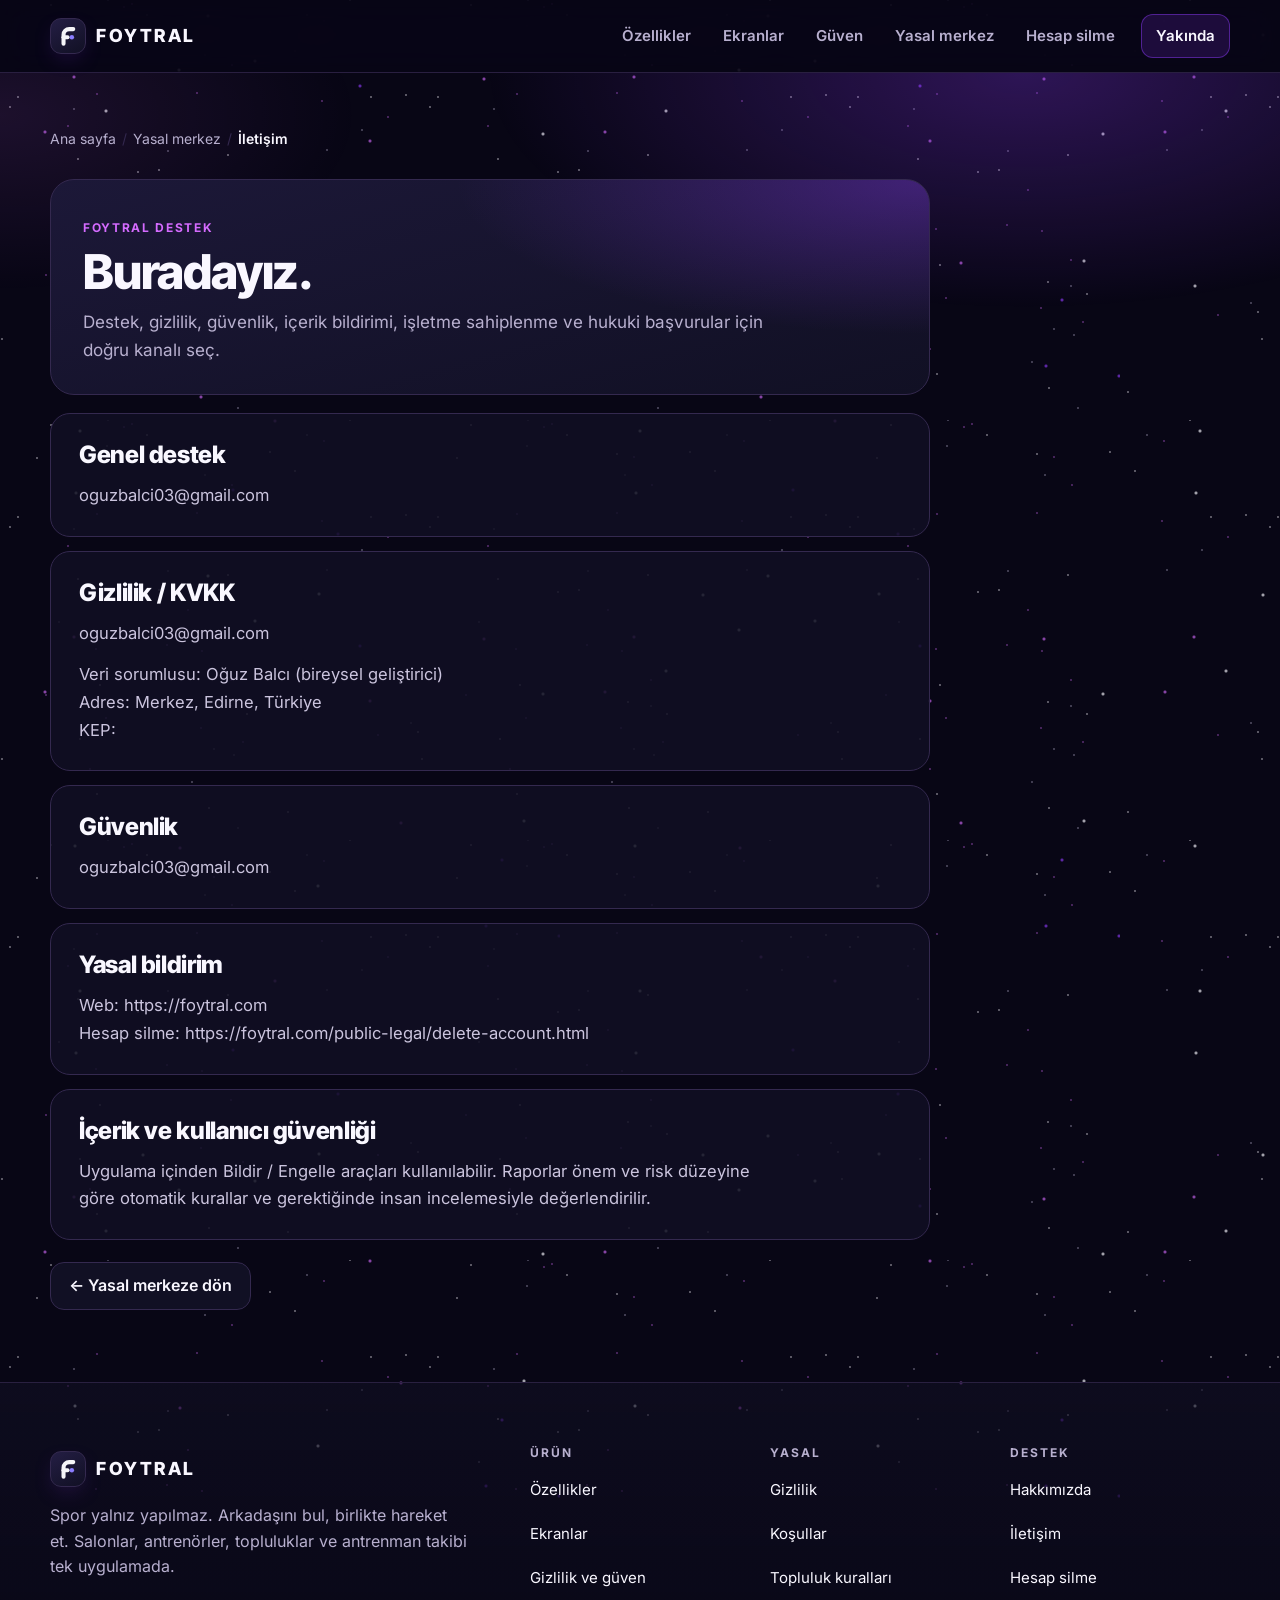
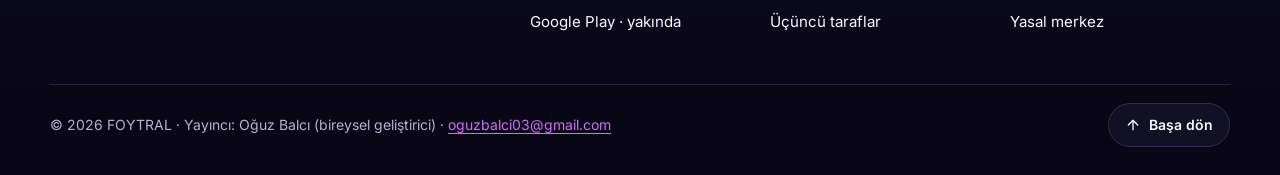
<file: public-legal/contact.html>
<!doctype html>
<html lang="tr">
<head>
<meta charset="utf-8">
<meta name="viewport" content="width=device-width,initial-scale=1,viewport-fit=cover">
<meta name="color-scheme" content="dark">
<meta name="theme-color" content="#080615">
<title>FOYTRAL · İletişim</title>
<meta name="description" content="FOYTRAL destek, gizlilik ve güvenlik iletişim kanalları.">
<link rel="canonical" href="https://foytral.com/public-legal/contact.html">
<meta property="og:type" content="website">
<meta property="og:site_name" content="FOYTRAL">
<meta property="og:locale" content="tr_TR">
<meta property="og:title" content="FOYTRAL · İletişim">
<meta property="og:description" content="FOYTRAL destek, gizlilik ve güvenlik iletişim kanalları.">
<meta property="og:url" content="https://foytral.com/public-legal/contact.html">
<meta property="og:image" content="https://foytral.com/assets/og-image.jpg">
<meta property="og:image:width" content="1200">
<meta property="og:image:height" content="630">
<meta property="og:image:alt" content="FOYTRAL — Sporunu bul. Ekibini bul. Uygulama ekranlarıyla tanıtım görseli.">
<meta name="twitter:card" content="summary_large_image">
<meta name="twitter:title" content="FOYTRAL · İletişim">
<meta name="twitter:description" content="FOYTRAL destek, gizlilik ve güvenlik iletişim kanalları.">
<meta name="twitter:image" content="https://foytral.com/assets/og-image.jpg">
<link rel="icon" type="image/svg+xml" href="../assets/icon.svg">
<link rel="icon" type="image/png" sizes="32x32" href="../assets/favicon-32.png">
<link rel="icon" type="image/png" sizes="64x64" href="../assets/favicon-64.png">
<link rel="apple-touch-icon" href="../assets/apple-touch-icon.png">
<link rel="preload" href="../assets/fonts/inter-400.woff2" as="font" type="font/woff2" crossorigin>
<link rel="preload" href="../assets/fonts/intertight-800.woff2" as="font" type="font/woff2" crossorigin>
<link rel="stylesheet" href="../assets/site.css">
<script src="../assets/site.js" defer></script>
</head>
<body class="page-legal" id="top">
<a class="skip-link" href="#icerik">İçeriğe geç</a>
<header class="site-header">
  <div class="container header-row">
    <a class="brand" href="../index.html" aria-label="FOYTRAL ana sayfa"><span class="brand-mark"><img src="../assets/foytral-mark.svg" alt="" width="26" height="26"></span><span>FOYTRAL</span></a>
    <nav class="nav-desktop" aria-label="Ana menü">
      <a href="../index.html#ozellikler">Özellikler</a>
      <a href="../index.html#ekranlar">Ekranlar</a>
      <a href="../index.html#guven">Güven</a>
      <a href="../public-legal/index.html">Yasal merkez</a>
      <a href="../public-legal/delete-account.html">Hesap silme</a>
      <a class="nav-cta" href="../index.html#google-play">Yakında</a>
    </nav>
    <details class="nav-mobile">
      <summary aria-label="Menü"><span class="burger" aria-hidden="true"><span></span></span></summary>
      <nav class="nav-panel" aria-label="Mobil menü">
        <a href="../index.html#ozellikler">Özellikler</a>
        <a href="../index.html#ekranlar">Ekranlar</a>
        <a href="../index.html#guven">Gizlilik ve güven</a>
        <a href="../public-legal/index.html">Yasal merkez</a>
        <a href="../public-legal/privacy.html">Gizlilik politikası</a>
        <a href="../public-legal/delete-account.html">Hesap silme</a>
        <a href="../public-legal/contact.html" aria-current="page">İletişim</a>
        <a class="nav-panel-cta" href="../index.html#google-play">Google Play · yakında</a>
      </nav>
    </details>
  </div>
</header>
<main id="icerik" class="legal-main">
  <div class="container">
    <ol class="crumbs" aria-label="Konum">
      <li><a href="../index.html">Ana sayfa</a></li>
      <li><a href="index.html">Yasal merkez</a></li>
      <li><span aria-current="page">İletişim</span></li>
    </ol>
    <div class="legal-layout">
    <article class="legal-doc" data-legal>
<header class="legal-hero"><p class="accent"><strong>FOYTRAL DESTEK</strong></p><h1>Buradayız.</h1><p class="muted">Destek, gizlilik, güvenlik, içerik bildirimi, işletme sahiplenme ve hukuki başvurular için doğru kanalı seç.</p></header>
<div class="card"><h2 id="genel-destek">Genel destek</h2><p class="muted">oguzbalci03@gmail.com<br></p></div>
<div class="card"><h2 id="gizlilik-kvkk">Gizlilik / KVKK</h2><p class="muted">oguzbalci03@gmail.com</p><p class="muted">Veri sorumlusu: Oğuz Balcı (bireysel geliştirici)<br>Adres: Merkez, Edirne, Türkiye<br>KEP: </p></div>
<div class="card"><h2 id="guvenlik">Güvenlik</h2><p class="muted">oguzbalci03@gmail.com</p></div>
<div class="card"><h2 id="yasal-bildirim">Yasal bildirim</h2><p class="muted">Web: https://foytral.com<br>Hesap silme: https://foytral.com/public-legal/delete-account.html</p></div>
<div class="card"><h2 id="icerik-ve-kullanici-guvenligi">İçerik ve kullanıcı güvenliği</h2><p class="muted">Uygulama içinden Bildir / Engelle araçları kullanılabilir. Raporlar önem ve risk düzeyine göre otomatik kurallar ve gerektiğinde insan incelemesiyle değerlendirilir.</p></div>
<div class="legal-nav"><a href="index.html">← Yasal merkeze dön</a></div>
    </article>
    </div>
  </div>
</main>
<footer class="site-footer">
  <div class="container">
    <div class="footer-top">
      <div class="footer-brand">
        <a class="brand" href="../index.html" aria-label="FOYTRAL ana sayfa"><span class="brand-mark"><img src="../assets/foytral-mark.svg" alt="" width="26" height="26"></span><span>FOYTRAL</span></a>
        <p>Spor yalnız yapılmaz. Arkadaşını bul, birlikte hareket et. Salonlar, antrenörler, topluluklar ve antrenman takibi tek uygulamada.</p>
      </div>
      <div class="footer-cols">
        <nav class="footer-col" aria-labelledby="f-urun">
          <h2 id="f-urun">Ürün</h2>
          <ul>
            <li><a href="../index.html#ozellikler">Özellikler</a></li>
            <li><a href="../index.html#ekranlar">Ekranlar</a></li>
            <li><a href="../index.html#guven">Gizlilik ve güven</a></li>
            <li><a href="../index.html#google-play">Google Play · yakında</a></li>
          </ul>
        </nav>
        <nav class="footer-col" aria-labelledby="f-yasal">
          <h2 id="f-yasal">Yasal</h2>
          <ul>
            <li><a href="../public-legal/privacy.html">Gizlilik</a></li>
            <li><a href="../public-legal/terms.html">Koşullar</a></li>
            <li><a href="../public-legal/community.html">Topluluk kuralları</a></li>
            <li><a href="../public-legal/third-party.html">Üçüncü taraflar</a></li>
          </ul>
        </nav>
        <nav class="footer-col" aria-labelledby="f-destek">
          <h2 id="f-destek">Destek</h2>
          <ul>
            <li><a href="../public-legal/about.html">Hakkımızda</a></li>
            <li><a href="../public-legal/contact.html">İletişim</a></li>
            <li><a href="../public-legal/delete-account.html">Hesap silme</a></li>
            <li><a href="../public-legal/index.html">Yasal merkez</a></li>
          </ul>
        </nav>
      </div>
    </div>
    <div class="footer-bottom">
      <p>© 2026 FOYTRAL · Yayıncı: Oğuz Balcı (bireysel geliştirici) · <a href="mailto:oguzbalci03@gmail.com">oguzbalci03@gmail.com</a></p>
      <a class="to-top" href="#top"><svg viewBox="0 0 24 24" fill="none" stroke="currentColor" stroke-width="2" stroke-linecap="round" stroke-linejoin="round" aria-hidden="true"><path d="M12 19V5M5 12l7-7 7 7"/></svg>Başa dön</a>
    </div>
  </div>
</footer>
</body>
</html>
</file>
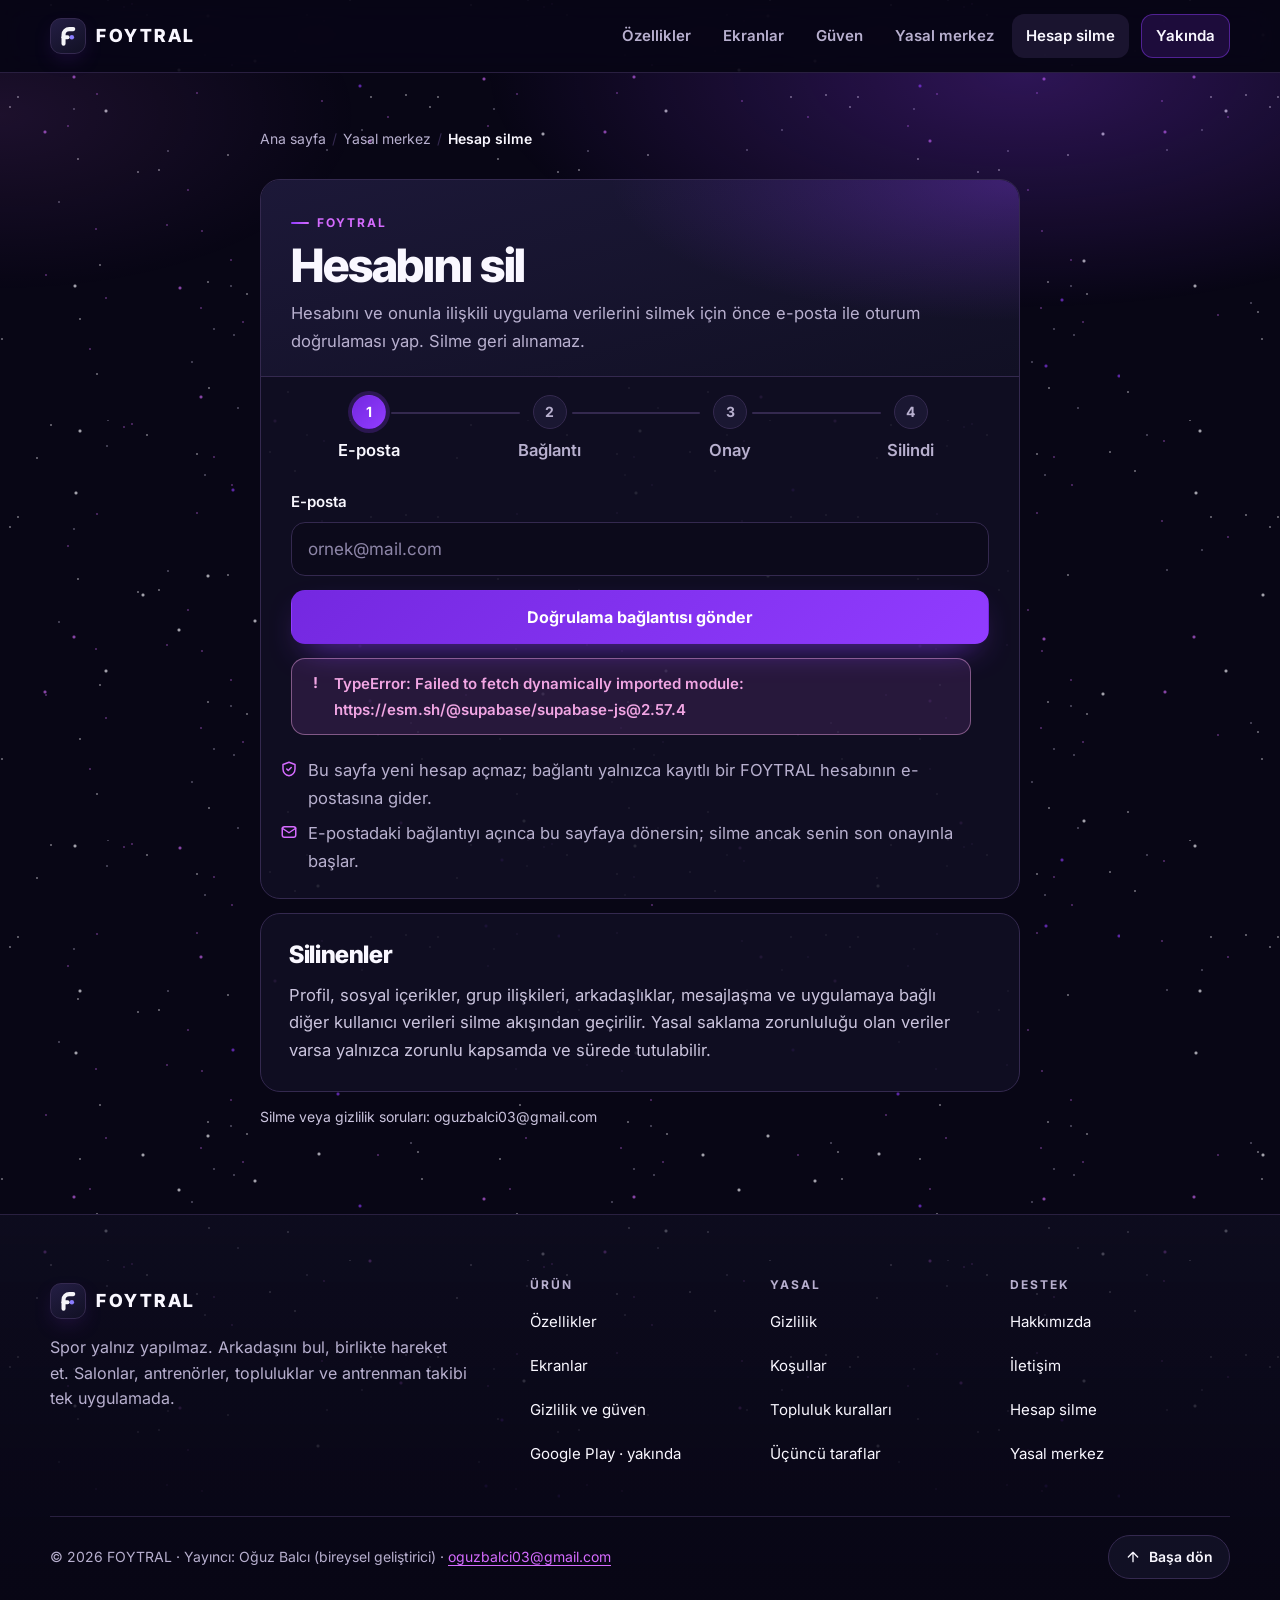
<file: public-legal/delete-account.html>
<!doctype html>
<html lang="tr">
<head>
<meta charset="utf-8">
<meta name="viewport" content="width=device-width,initial-scale=1,viewport-fit=cover">
<meta name="color-scheme" content="dark">
<meta name="theme-color" content="#080615">
<title>FOYTRAL · Hesap Silme</title>
<meta name="description" content="FOYTRAL hesabını ve ilişkili verilerini silme.">
<link rel="canonical" href="https://foytral.com/public-legal/delete-account.html">
<meta property="og:type" content="website">
<meta property="og:site_name" content="FOYTRAL">
<meta property="og:locale" content="tr_TR">
<meta property="og:title" content="FOYTRAL · Hesap Silme">
<meta property="og:description" content="FOYTRAL hesabını ve ilişkili verilerini silme.">
<meta property="og:url" content="https://foytral.com/public-legal/delete-account.html">
<meta property="og:image" content="https://foytral.com/assets/og-image.jpg">
<meta property="og:image:width" content="1200">
<meta property="og:image:height" content="630">
<meta property="og:image:alt" content="FOYTRAL — Sporunu bul. Ekibini bul. Uygulama ekranlarıyla tanıtım görseli.">
<meta name="twitter:card" content="summary_large_image">
<meta name="twitter:title" content="FOYTRAL · Hesap Silme">
<meta name="twitter:description" content="FOYTRAL hesabını ve ilişkili verilerini silme.">
<meta name="twitter:image" content="https://foytral.com/assets/og-image.jpg">
<link rel="icon" type="image/svg+xml" href="../assets/icon.svg">
<link rel="icon" type="image/png" sizes="32x32" href="../assets/favicon-32.png">
<link rel="icon" type="image/png" sizes="64x64" href="../assets/favicon-64.png">
<link rel="apple-touch-icon" href="../assets/apple-touch-icon.png">
<link rel="preload" href="../assets/fonts/inter-400.woff2" as="font" type="font/woff2" crossorigin>
<link rel="preload" href="../assets/fonts/intertight-800.woff2" as="font" type="font/woff2" crossorigin>
<link rel="stylesheet" href="../assets/site.css">
<script src="../assets/site.js" defer></script>
<script src="../assets/delete-steps.js" defer></script>
</head>
<body class="page-legal" id="top">
<a class="skip-link" href="#icerik">İçeriğe geç</a>
<header class="site-header">
  <div class="container header-row">
    <a class="brand" href="../index.html" aria-label="FOYTRAL ana sayfa"><span class="brand-mark"><img src="../assets/foytral-mark.svg" alt="" width="26" height="26"></span><span>FOYTRAL</span></a>
    <nav class="nav-desktop" aria-label="Ana menü">
      <a href="../index.html#ozellikler">Özellikler</a>
      <a href="../index.html#ekranlar">Ekranlar</a>
      <a href="../index.html#guven">Güven</a>
      <a href="../public-legal/index.html">Yasal merkez</a>
      <a href="../public-legal/delete-account.html" aria-current="page">Hesap silme</a>
      <a class="nav-cta" href="../index.html#google-play">Yakında</a>
    </nav>
    <details class="nav-mobile">
      <summary aria-label="Menü"><span class="burger" aria-hidden="true"><span></span></span></summary>
      <nav class="nav-panel" aria-label="Mobil menü">
        <a href="../index.html#ozellikler">Özellikler</a>
        <a href="../index.html#ekranlar">Ekranlar</a>
        <a href="../index.html#guven">Gizlilik ve güven</a>
        <a href="../public-legal/index.html">Yasal merkez</a>
        <a href="../public-legal/privacy.html">Gizlilik politikası</a>
        <a href="../public-legal/delete-account.html" aria-current="page">Hesap silme</a>
        <a href="../public-legal/contact.html">İletişim</a>
        <a class="nav-panel-cta" href="../index.html#google-play">Google Play · yakında</a>
      </nav>
    </details>
  </div>
</header>
<main id="icerik" class="legal-main">
  <div class="container narrow">
    <ol class="crumbs" aria-label="Konum">
      <li><a href="../index.html">Ana sayfa</a></li>
      <li><a href="index.html">Yasal merkez</a></li>
      <li><span aria-current="page">Hesap silme</span></li>
    </ol>
    <div class="legal-doc">
      <section class="card delete-card" aria-labelledby="silme-baslik">
        <div class="delete-intro" data-legal><div class="eyebrow">FOYTRAL</div><h1 id="silme-baslik">Hesabını sil</h1><p class="muted">Hesabını ve onunla ilişkili uygulama verilerini silmek için önce e-posta ile oturum doğrulaması yap. Silme geri alınamaz.</p></div>
        <ol class="steps" id="silme-adimlar" aria-label="Hesap silme adımları">
          <li class="is-active" aria-current="step">E-posta</li>
          <li>Bağlantı</li>
          <li>Onay</li>
          <li>Silindi</li>
        </ol>
        <div class="delete-form" data-legal><div class="field"><label for="email">E-posta</label><input id="email" type="email" autocomplete="email" placeholder="ornek@mail.com"></div><button id="send">Doğrulama bağlantısı gönder</button><div id="after" hidden><p id="session" class="muted small"></p><button id="delete" class="secondary">Hesabımı kalıcı olarak sil</button></div><p id="msg" class="muted small"></p></div>
        <ul class="reassure" aria-label="Güvence">
          <li><svg viewBox="0 0 24 24" fill="none" stroke="currentColor" stroke-width="2" stroke-linecap="round" stroke-linejoin="round" aria-hidden="true"><path d="M12 3 4 6v6c0 4.5 3.4 8.3 8 9 4.6-.7 8-4.5 8-9V6l-8-3Z"/><path d="m9 12 2 2 4-4"/></svg>Bu sayfa yeni hesap açmaz; bağlantı yalnızca kayıtlı bir FOYTRAL hesabının e-postasına gider.</li>
          <li><svg viewBox="0 0 24 24" fill="none" stroke="currentColor" stroke-width="2" stroke-linecap="round" stroke-linejoin="round" aria-hidden="true"><rect x="3" y="5" width="18" height="14" rx="3"/><path d="m3 7 9 6 9-6"/></svg>E-postadaki bağlantıyı açınca bu sayfaya dönersin; silme ancak senin son onayınla başlar.</li>
        </ul>
      </section>
      <div data-legal><div class="card"><h2 id="silinenler">Silinenler</h2><p class="muted">Profil, sosyal içerikler, grup ilişkileri, arkadaşlıklar, mesajlaşma ve uygulamaya bağlı diğer kullanıcı verileri silme akışından geçirilir. Yasal saklama zorunluluğu olan veriler varsa yalnızca zorunlu kapsamda ve sürede tutulabilir.</p></div><p class="muted small">Silme veya gizlilik soruları: oguzbalci03@gmail.com</p></div>
    </div>
  </div>
</main>
<footer class="site-footer">
  <div class="container">
    <div class="footer-top">
      <div class="footer-brand">
        <a class="brand" href="../index.html" aria-label="FOYTRAL ana sayfa"><span class="brand-mark"><img src="../assets/foytral-mark.svg" alt="" width="26" height="26"></span><span>FOYTRAL</span></a>
        <p>Spor yalnız yapılmaz. Arkadaşını bul, birlikte hareket et. Salonlar, antrenörler, topluluklar ve antrenman takibi tek uygulamada.</p>
      </div>
      <div class="footer-cols">
        <nav class="footer-col" aria-labelledby="f-urun">
          <h2 id="f-urun">Ürün</h2>
          <ul>
            <li><a href="../index.html#ozellikler">Özellikler</a></li>
            <li><a href="../index.html#ekranlar">Ekranlar</a></li>
            <li><a href="../index.html#guven">Gizlilik ve güven</a></li>
            <li><a href="../index.html#google-play">Google Play · yakında</a></li>
          </ul>
        </nav>
        <nav class="footer-col" aria-labelledby="f-yasal">
          <h2 id="f-yasal">Yasal</h2>
          <ul>
            <li><a href="../public-legal/privacy.html">Gizlilik</a></li>
            <li><a href="../public-legal/terms.html">Koşullar</a></li>
            <li><a href="../public-legal/community.html">Topluluk kuralları</a></li>
            <li><a href="../public-legal/third-party.html">Üçüncü taraflar</a></li>
          </ul>
        </nav>
        <nav class="footer-col" aria-labelledby="f-destek">
          <h2 id="f-destek">Destek</h2>
          <ul>
            <li><a href="../public-legal/about.html">Hakkımızda</a></li>
            <li><a href="../public-legal/contact.html">İletişim</a></li>
            <li><a href="../public-legal/delete-account.html">Hesap silme</a></li>
            <li><a href="../public-legal/index.html">Yasal merkez</a></li>
          </ul>
        </nav>
      </div>
    </div>
    <div class="footer-bottom">
      <p>© 2026 FOYTRAL · Yayıncı: Oğuz Balcı (bireysel geliştirici) · <a href="mailto:oguzbalci03@gmail.com">oguzbalci03@gmail.com</a></p>
      <a class="to-top" href="#top"><svg viewBox="0 0 24 24" fill="none" stroke="currentColor" stroke-width="2" stroke-linecap="round" stroke-linejoin="round" aria-hidden="true"><path d="M12 19V5M5 12l7-7 7 7"/></svg>Başa dön</a>
    </div>
  </div>
</footer>
<script type="module">
const SUPABASE_URL='https://lwepthbedzsjrzxkahnu.supabase.co'; const SUPABASE_KEY='sb_publishable_jwPK-j5Gs7MLQHxiTcUXxA_AHQ_dGfd'; const DELETE_FUNCTION='foytral-delete-account-v2';
const msg=document.querySelector('#msg'),after=document.querySelector('#after'),sessionText=document.querySelector('#session'); let sb=null;
function ready(){return Boolean(SUPABASE_URL&&SUPABASE_KEY&&!SUPABASE_URL.startsWith('__')&&!SUPABASE_KEY.startsWith('__'))}
async function init(){if(!ready()){msg.textContent='Bu sayfa yayın öncesinde Supabase bilgileriyle yapılandırılmalıdır.';return} const mod=await import('https://esm.sh/@supabase/supabase-js@2.57.4'); sb=mod.createClient(SUPABASE_URL,SUPABASE_KEY); const {data}=await sb.auth.getSession(); if(data.session){after.hidden=false;sessionText.textContent='Oturum doğrulandı. Aşağıdaki düğme kalıcı silmeyi başlatır.'} sb.auth.onAuthStateChange((_e,s)=>{after.hidden=!s;if(s)sessionText.textContent='Oturum doğrulandı. Hesabını kalıcı olarak silebilirsin.'})}
document.querySelector('#send').onclick=async()=>{if(!sb){msg.className='err';msg.textContent='Sayfa henüz üretim için yapılandırılmadı.';return}const email=document.querySelector('#email').value.trim();if(!email){msg.className='err';msg.textContent='E-posta adresini gir.';return}const {error}=await sb.auth.signInWithOtp({email,options:{emailRedirectTo:window.location.href,shouldCreateUser:false}});const noAccount=error&&/signup|not allowed|user not found/i.test(error.message||'');const failed=error&&!noAccount;msg.className=failed?'err':'ok';msg.textContent=failed?error.message:'Bu e-posta ile kayıtlı bir FOYTRAL hesabı varsa doğrulama bağlantısı gönderildi. E-postadaki bağlantıyı açıp bu sayfaya dön.'};
document.querySelector('#delete').onclick=async()=>{if(!sb)return;const {data:{session}}=await sb.auth.getSession();if(!session){msg.className='err';msg.textContent='Oturum bulunamadı.';return}if(!confirm('Hesabın ve ilişkili kişisel verilerin silinsin mi?'))return;document.querySelector('#delete').disabled=true;const res=await fetch(SUPABASE_URL+'/functions/v1/'+DELETE_FUNCTION,{method:'POST',headers:{Authorization:'Bearer '+session.access_token,apikey:SUPABASE_KEY,'Content-Type':'application/json'},body:'{}'});const data=await res.json().catch(()=>({}));if(!res.ok||!data.ok){document.querySelector('#delete').disabled=false;msg.className='err';msg.textContent=data.error||'Hesap silinemedi.';return}await sb.auth.signOut();after.hidden=true;msg.className='ok';msg.textContent='Hesabın silindi.'}; init().catch(e=>{msg.className='err';msg.textContent=String(e)});
</script>
</body>
</html>
</file>
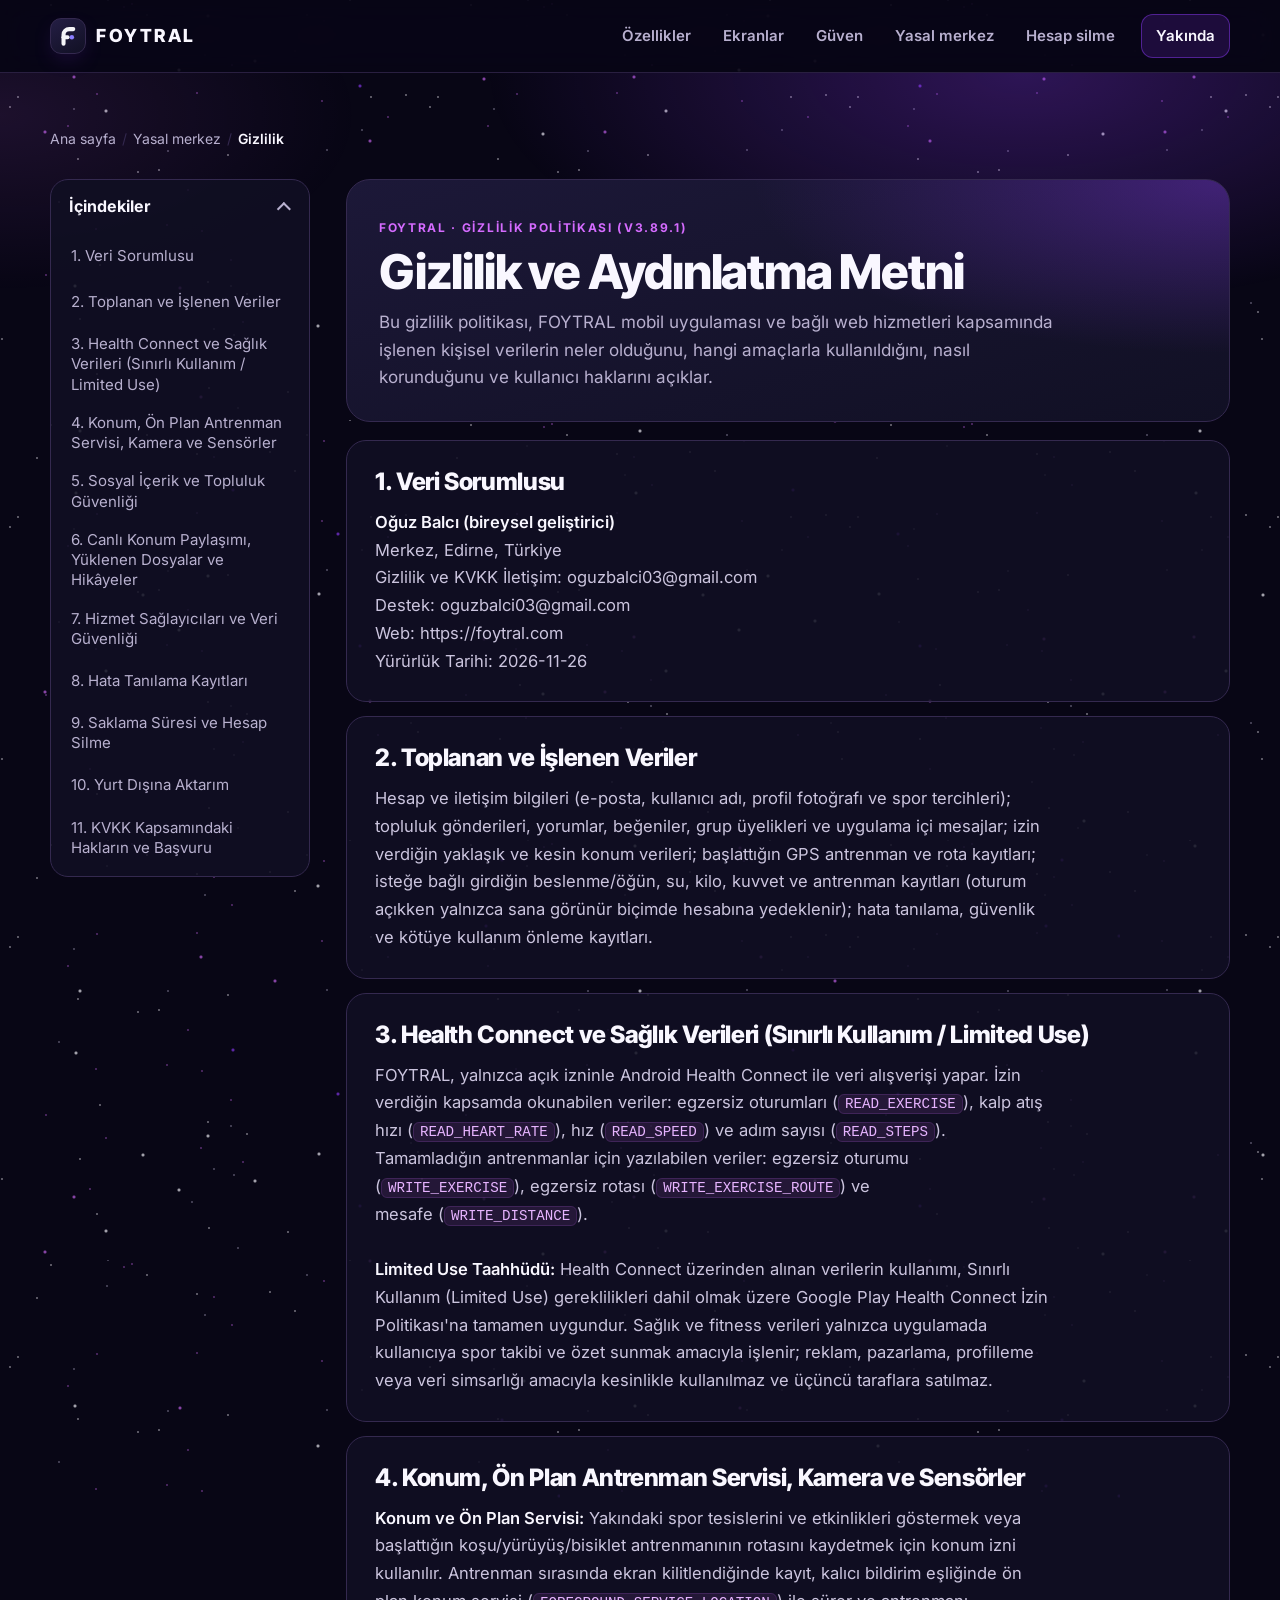
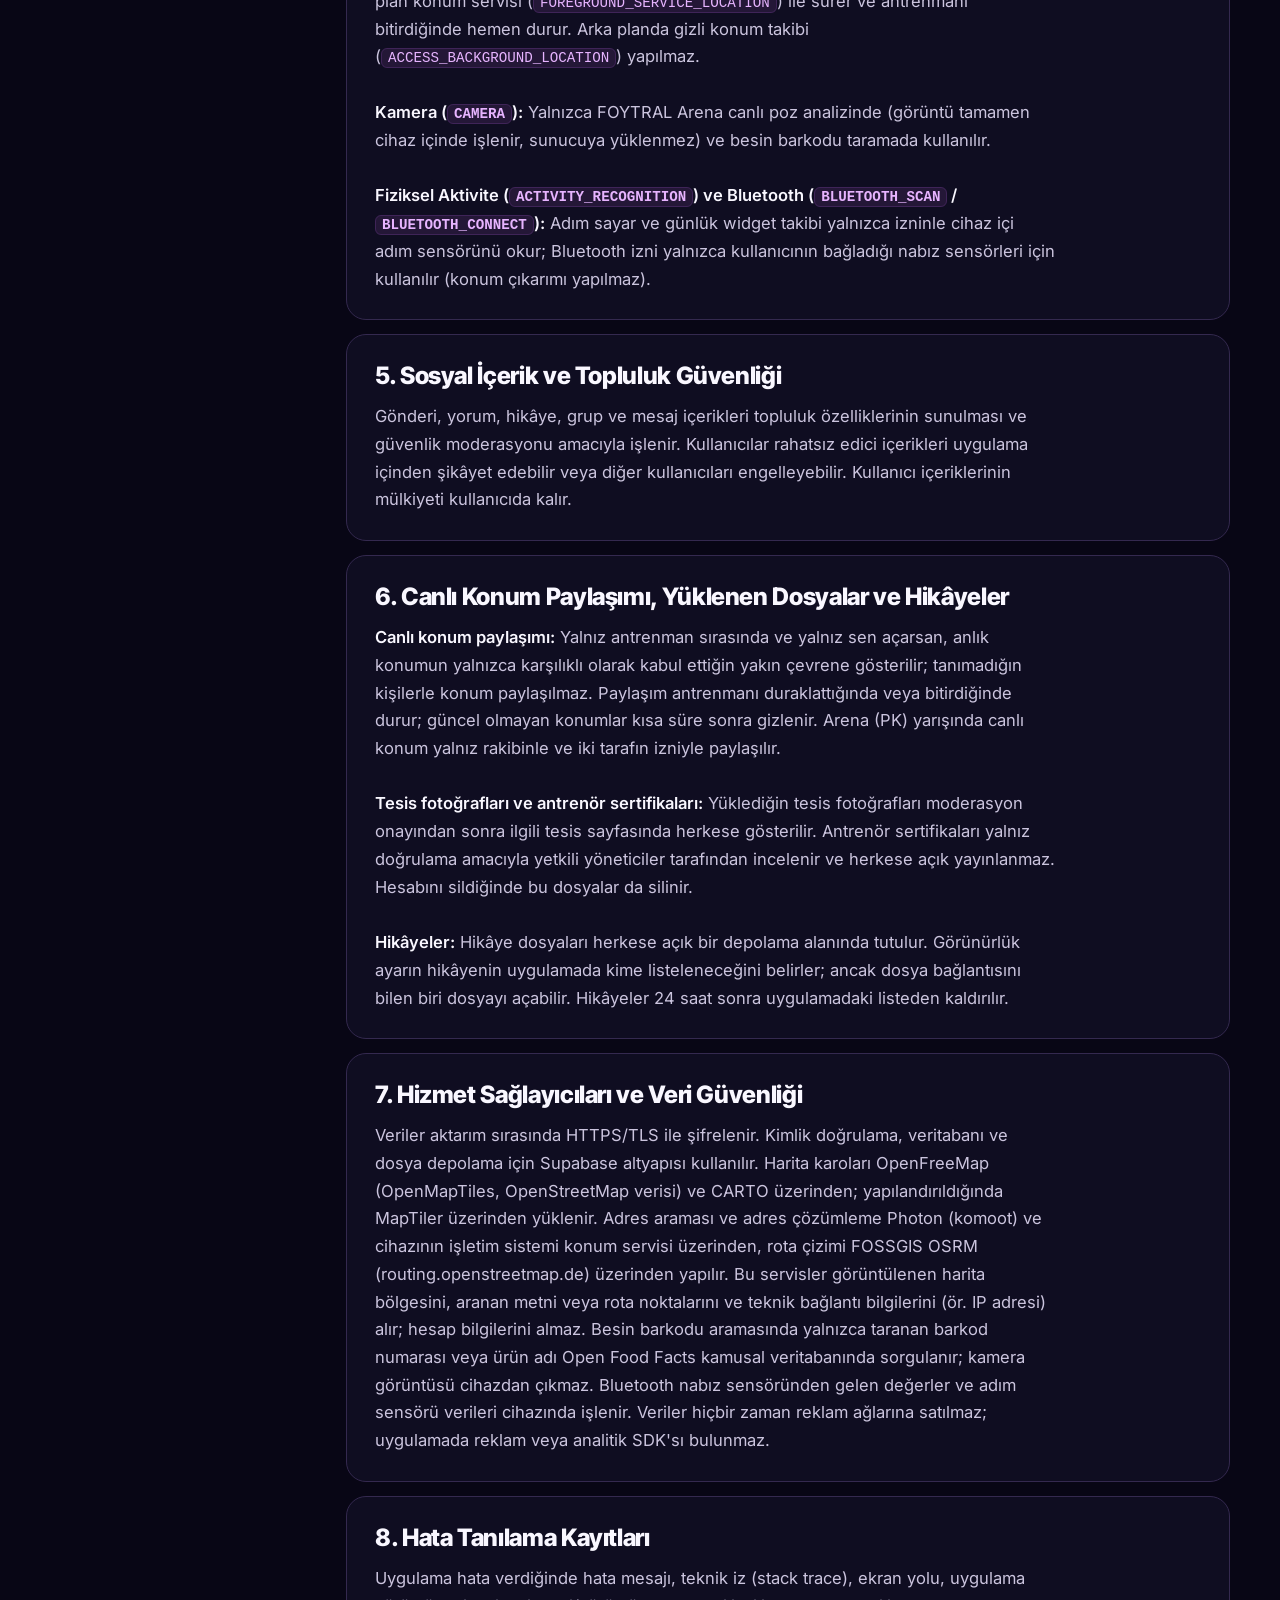
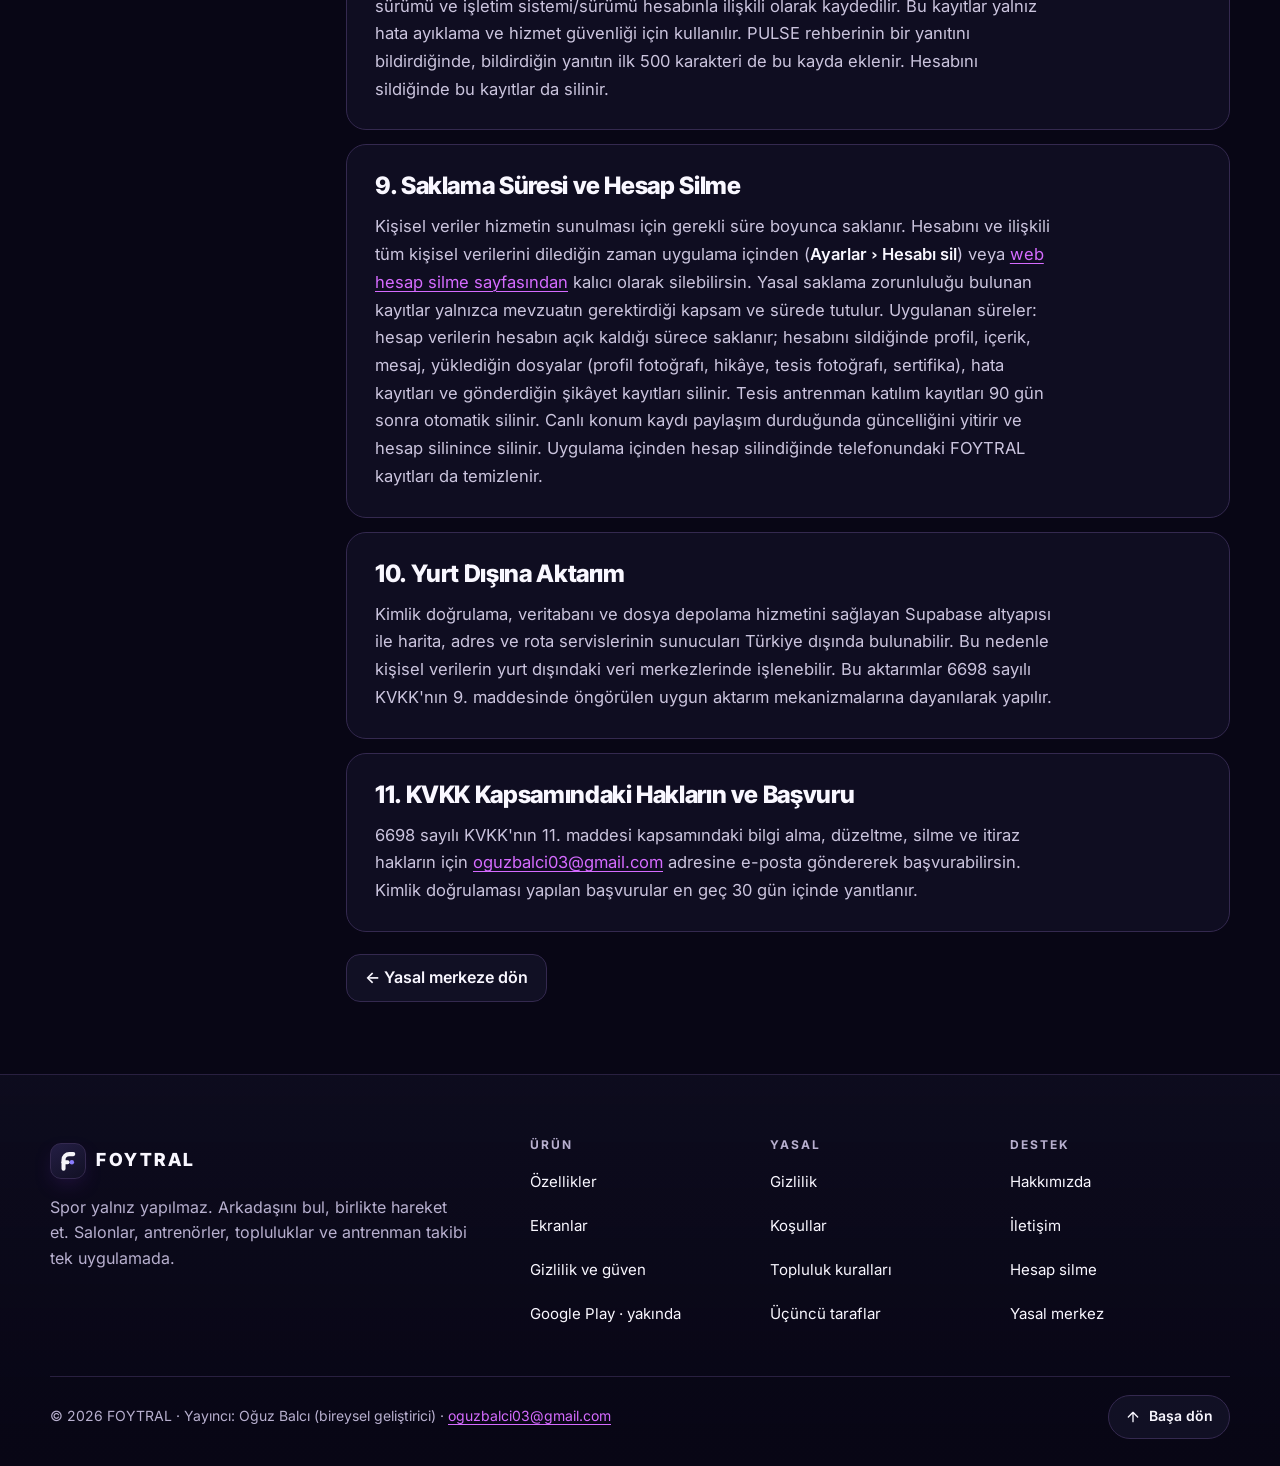
<file: public-legal/privacy.html>
<!doctype html>
<html lang="tr">
<head>
<meta charset="utf-8">
<meta name="viewport" content="width=device-width,initial-scale=1,viewport-fit=cover">
<meta name="color-scheme" content="dark">
<meta name="theme-color" content="#080615">
<title>FOYTRAL · Gizlilik Politikası</title>
<meta name="description" content="FOYTRAL gizlilik politikası ve KVKK aydınlatma metni.">
<link rel="canonical" href="https://foytral.com/public-legal/privacy.html">
<meta property="og:type" content="website">
<meta property="og:site_name" content="FOYTRAL">
<meta property="og:locale" content="tr_TR">
<meta property="og:title" content="FOYTRAL · Gizlilik Politikası">
<meta property="og:description" content="FOYTRAL gizlilik politikası ve KVKK aydınlatma metni.">
<meta property="og:url" content="https://foytral.com/public-legal/privacy.html">
<meta property="og:image" content="https://foytral.com/assets/og-image.jpg">
<meta property="og:image:width" content="1200">
<meta property="og:image:height" content="630">
<meta property="og:image:alt" content="FOYTRAL — Sporunu bul. Ekibini bul. Uygulama ekranlarıyla tanıtım görseli.">
<meta name="twitter:card" content="summary_large_image">
<meta name="twitter:title" content="FOYTRAL · Gizlilik Politikası">
<meta name="twitter:description" content="FOYTRAL gizlilik politikası ve KVKK aydınlatma metni.">
<meta name="twitter:image" content="https://foytral.com/assets/og-image.jpg">
<link rel="icon" type="image/svg+xml" href="../assets/icon.svg">
<link rel="icon" type="image/png" sizes="32x32" href="../assets/favicon-32.png">
<link rel="icon" type="image/png" sizes="64x64" href="../assets/favicon-64.png">
<link rel="apple-touch-icon" href="../assets/apple-touch-icon.png">
<link rel="preload" href="../assets/fonts/inter-400.woff2" as="font" type="font/woff2" crossorigin>
<link rel="preload" href="../assets/fonts/intertight-800.woff2" as="font" type="font/woff2" crossorigin>
<link rel="stylesheet" href="../assets/site.css">
<script src="../assets/site.js" defer></script>
</head>
<body class="page-legal" id="top">
<a class="skip-link" href="#icerik">İçeriğe geç</a>
<header class="site-header">
  <div class="container header-row">
    <a class="brand" href="../index.html" aria-label="FOYTRAL ana sayfa"><span class="brand-mark"><img src="../assets/foytral-mark.svg" alt="" width="26" height="26"></span><span>FOYTRAL</span></a>
    <nav class="nav-desktop" aria-label="Ana menü">
      <a href="../index.html#ozellikler">Özellikler</a>
      <a href="../index.html#ekranlar">Ekranlar</a>
      <a href="../index.html#guven">Güven</a>
      <a href="../public-legal/index.html">Yasal merkez</a>
      <a href="../public-legal/delete-account.html">Hesap silme</a>
      <a class="nav-cta" href="../index.html#google-play">Yakında</a>
    </nav>
    <details class="nav-mobile">
      <summary aria-label="Menü"><span class="burger" aria-hidden="true"><span></span></span></summary>
      <nav class="nav-panel" aria-label="Mobil menü">
        <a href="../index.html#ozellikler">Özellikler</a>
        <a href="../index.html#ekranlar">Ekranlar</a>
        <a href="../index.html#guven">Gizlilik ve güven</a>
        <a href="../public-legal/index.html">Yasal merkez</a>
        <a href="../public-legal/privacy.html" aria-current="page">Gizlilik politikası</a>
        <a href="../public-legal/delete-account.html">Hesap silme</a>
        <a href="../public-legal/contact.html">İletişim</a>
        <a class="nav-panel-cta" href="../index.html#google-play">Google Play · yakında</a>
      </nav>
    </details>
  </div>
</header>
<main id="icerik" class="legal-main">
  <div class="container">
    <ol class="crumbs" aria-label="Konum">
      <li><a href="../index.html">Ana sayfa</a></li>
      <li><a href="index.html">Yasal merkez</a></li>
      <li><span aria-current="page">Gizlilik</span></li>
    </ol>
    <div class="legal-layout has-toc">
    <details class="toc">
      <summary>İçindekiler</summary>
      <nav aria-label="İçindekiler"><ol>
        <li><a href="#1-veri-sorumlusu">1. Veri Sorumlusu</a></li>
        <li><a href="#2-toplanan-ve-islenen-veriler">2. Toplanan ve İşlenen Veriler</a></li>
        <li><a href="#3-health-connect-ve-saglik-verileri-sinirli-kull">3. Health Connect ve Sağlık Verileri (Sınırlı Kullanım / Limited Use)</a></li>
        <li><a href="#4-konum-on-plan-antrenman-servisi-kamera-ve-sens">4. Konum, Ön Plan Antrenman Servisi, Kamera ve Sensörler</a></li>
        <li><a href="#5-sosyal-icerik-ve-topluluk-guvenligi">5. Sosyal İçerik ve Topluluk Güvenliği</a></li>
        <li><a href="#6-canli-konum-paylasimi-yuklenen-dosyalar-ve-hik">6. Canlı Konum Paylaşımı, Yüklenen Dosyalar ve Hikâyeler</a></li>
        <li><a href="#7-hizmet-saglayicilari-ve-veri-guvenligi">7. Hizmet Sağlayıcıları ve Veri Güvenliği</a></li>
        <li><a href="#8-hata-tanilama-kayitlari">8. Hata Tanılama Kayıtları</a></li>
        <li><a href="#9-saklama-suresi-ve-hesap-silme">9. Saklama Süresi ve Hesap Silme</a></li>
        <li><a href="#10-yurt-disina-aktarim">10. Yurt Dışına Aktarım</a></li>
        <li><a href="#11-kvkk-kapsamindaki-haklarin-ve-basvuru">11. KVKK Kapsamındaki Hakların ve Başvuru</a></li>
      </ol></nav>
    </details>
    <article class="legal-doc" data-legal><!-- 3.88.1: Bu metin Play denetimi (B.3) sonrası genişletilmiş TASLAKTIR. YAYINDAN ÖNCE HUKUKİ İNCELEME GEREKLİDİR. Şirket kimliği yer tutucuları (__LEGAL_*__) legal:build ile .env değerlerinden doldurulur; burada uydurulmaz. -->
<header class="legal-hero"><span class="tag">FOYTRAL · GİZLİLİK POLİTİKASI (v3.89.1)</span><h1>Gizlilik ve Aydınlatma Metni</h1><p class="muted">Bu gizlilik politikası, FOYTRAL mobil uygulaması ve bağlı web hizmetleri kapsamında işlenen kişisel verilerin neler olduğunu, hangi amaçlarla kullanıldığını, nasıl korunduğunu ve kullanıcı haklarını açıklar.</p></header>
<div class="card"><h2 id="1-veri-sorumlusu">1. Veri Sorumlusu</h2><p class="muted"><strong>Oğuz Balcı (bireysel geliştirici)</strong><br>Merkez, Edirne, Türkiye<br>Gizlilik ve KVKK İletişim: oguzbalci03@gmail.com<br>Destek: oguzbalci03@gmail.com<br>Web: https://foytral.com<br>Yürürlük Tarihi: 2026-11-26</p></div>
<div class="card"><h2 id="2-toplanan-ve-islenen-veriler">2. Toplanan ve İşlenen Veriler</h2><p class="muted">Hesap ve iletişim bilgileri (e-posta, kullanıcı adı, profil fotoğrafı ve spor tercihleri); topluluk gönderileri, yorumlar, beğeniler, grup üyelikleri ve uygulama içi mesajlar; izin verdiğin yaklaşık ve kesin konum verileri; başlattığın GPS antrenman ve rota kayıtları; isteğe bağlı girdiğin beslenme/öğün, su, kilo, kuvvet ve antrenman kayıtları (oturum açıkken yalnızca sana görünür biçimde hesabına yedeklenir); hata tanılama, güvenlik ve kötüye kullanım önleme kayıtları.</p></div>
<div class="card"><h2 id="3-health-connect-ve-saglik-verileri-sinirli-kull">3. Health Connect ve Sağlık Verileri (Sınırlı Kullanım / Limited Use)</h2><p class="muted">FOYTRAL, yalnızca açık izninle Android Health Connect ile veri alışverişi yapar. İzin verdiğin kapsamda okunabilen veriler: egzersiz oturumları (<code>READ_EXERCISE</code>), kalp atış hızı (<code>READ_HEART_RATE</code>), hız (<code>READ_SPEED</code>) ve adım sayısı (<code>READ_STEPS</code>). Tamamladığın antrenmanlar için yazılabilen veriler: egzersiz oturumu (<code>WRITE_EXERCISE</code>), egzersiz rotası (<code>WRITE_EXERCISE_ROUTE</code>) ve mesafe (<code>WRITE_DISTANCE</code>).<br><br><strong>Limited Use Taahhüdü:</strong> Health Connect üzerinden alınan verilerin kullanımı, Sınırlı Kullanım (Limited Use) gereklilikleri dahil olmak üzere Google Play Health Connect İzin Politikası'na tamamen uygundur. Sağlık ve fitness verileri yalnızca uygulamada kullanıcıya spor takibi ve özet sunmak amacıyla işlenir; reklam, pazarlama, profilleme veya veri simsarlığı amacıyla kesinlikle kullanılmaz ve üçüncü taraflara satılmaz.</p></div>
<div class="card"><h2 id="4-konum-on-plan-antrenman-servisi-kamera-ve-sens">4. Konum, Ön Plan Antrenman Servisi, Kamera ve Sensörler</h2><p class="muted"><strong>Konum ve Ön Plan Servisi:</strong> Yakındaki spor tesislerini ve etkinlikleri göstermek veya başlattığın koşu/yürüyüş/bisiklet antrenmanının rotasını kaydetmek için konum izni kullanılır. Antrenman sırasında ekran kilitlendiğinde kayıt, kalıcı bildirim eşliğinde ön plan konum servisi (<code>FOREGROUND_SERVICE_LOCATION</code>) ile sürer ve antrenmanı bitirdiğinde hemen durur. Arka planda gizli konum takibi (<code>ACCESS_BACKGROUND_LOCATION</code>) yapılmaz.<br><br><strong>Kamera (<code>CAMERA</code>):</strong> Yalnızca FOYTRAL Arena canlı poz analizinde (görüntü tamamen cihaz içinde işlenir, sunucuya yüklenmez) ve besin barkodu taramada kullanılır.<br><br><strong>Fiziksel Aktivite (<code>ACTIVITY_RECOGNITION</code>) ve Bluetooth (<code>BLUETOOTH_SCAN</code> / <code>BLUETOOTH_CONNECT</code>):</strong> Adım sayar ve günlük widget takibi yalnızca izninle cihaz içi adım sensörünü okur; Bluetooth izni yalnızca kullanıcının bağladığı nabız sensörleri için kullanılır (konum çıkarımı yapılmaz).</p></div>
<div class="card"><h2 id="5-sosyal-icerik-ve-topluluk-guvenligi">5. Sosyal İçerik ve Topluluk Güvenliği</h2><p class="muted">Gönderi, yorum, hikâye, grup ve mesaj içerikleri topluluk özelliklerinin sunulması ve güvenlik moderasyonu amacıyla işlenir. Kullanıcılar rahatsız edici içerikleri uygulama içinden şikâyet edebilir veya diğer kullanıcıları engelleyebilir. Kullanıcı içeriklerinin mülkiyeti kullanıcıda kalır.</p></div>
<div class="card"><h2 id="6-canli-konum-paylasimi-yuklenen-dosyalar-ve-hik">6. Canlı Konum Paylaşımı, Yüklenen Dosyalar ve Hikâyeler</h2><p class="muted"><strong>Canlı konum paylaşımı:</strong> Yalnız antrenman sırasında ve yalnız sen açarsan, anlık konumun yalnızca karşılıklı olarak kabul ettiğin yakın çevrene gösterilir; tanımadığın kişilerle konum paylaşılmaz. Paylaşım antrenmanı duraklattığında veya bitirdiğinde durur; güncel olmayan konumlar kısa süre sonra gizlenir. Arena (PK) yarışında canlı konum yalnız rakibinle ve iki tarafın izniyle paylaşılır.<br><br><strong>Tesis fotoğrafları ve antrenör sertifikaları:</strong> Yüklediğin tesis fotoğrafları moderasyon onayından sonra ilgili tesis sayfasında herkese gösterilir. Antrenör sertifikaları yalnız doğrulama amacıyla yetkili yöneticiler tarafından incelenir ve herkese açık yayınlanmaz. Hesabını sildiğinde bu dosyalar da silinir.<br><br><strong>Hikâyeler:</strong> Hikâye dosyaları herkese açık bir depolama alanında tutulur. Görünürlük ayarın hikâyenin uygulamada kime listeleneceğini belirler; ancak dosya bağlantısını bilen biri dosyayı açabilir. Hikâyeler 24 saat sonra uygulamadaki listeden kaldırılır.</p></div>
<div class="card"><h2 id="7-hizmet-saglayicilari-ve-veri-guvenligi">7. Hizmet Sağlayıcıları ve Veri Güvenliği</h2><p class="muted">Veriler aktarım sırasında HTTPS/TLS ile şifrelenir. Kimlik doğrulama, veritabanı ve dosya depolama için Supabase altyapısı kullanılır. Harita karoları OpenFreeMap (OpenMapTiles, OpenStreetMap verisi) ve CARTO üzerinden; yapılandırıldığında MapTiler üzerinden yüklenir. Adres araması ve adres çözümleme Photon (komoot) ve cihazının işletim sistemi konum servisi üzerinden, rota çizimi FOSSGIS OSRM (routing.openstreetmap.de) üzerinden yapılır. Bu servisler görüntülenen harita bölgesini, aranan metni veya rota noktalarını ve teknik bağlantı bilgilerini (ör. IP adresi) alır; hesap bilgilerini almaz. Besin barkodu aramasında yalnızca taranan barkod numarası veya ürün adı Open Food Facts kamusal veritabanında sorgulanır; kamera görüntüsü cihazdan çıkmaz. Bluetooth nabız sensöründen gelen değerler ve adım sensörü verileri cihazında işlenir. Veriler hiçbir zaman reklam ağlarına satılmaz; uygulamada reklam veya analitik SDK'sı bulunmaz.</p></div>
<div class="card"><h2 id="8-hata-tanilama-kayitlari">8. Hata Tanılama Kayıtları</h2><p class="muted">Uygulama hata verdiğinde hata mesajı, teknik iz (stack trace), ekran yolu, uygulama sürümü ve işletim sistemi/sürümü hesabınla ilişkili olarak kaydedilir. Bu kayıtlar yalnız hata ayıklama ve hizmet güvenliği için kullanılır. PULSE rehberinin bir yanıtını bildirdiğinde, bildirdiğin yanıtın ilk 500 karakteri de bu kayda eklenir. Hesabını sildiğinde bu kayıtlar da silinir.</p></div>
<div class="card"><h2 id="9-saklama-suresi-ve-hesap-silme">9. Saklama Süresi ve Hesap Silme</h2><p class="muted">Kişisel veriler hizmetin sunulması için gerekli süre boyunca saklanır. Hesabını ve ilişkili tüm kişisel verilerini dilediğin zaman uygulama içinden (<strong>Ayarlar › Hesabı sil</strong>) veya <a href="https://foytral.com/public-legal/delete-account.html">web hesap silme sayfasından</a> kalıcı olarak silebilirsin. Yasal saklama zorunluluğu bulunan kayıtlar yalnızca mevzuatın gerektirdiği kapsam ve sürede tutulur. Uygulanan süreler: hesap verilerin hesabın açık kaldığı sürece saklanır; hesabını sildiğinde profil, içerik, mesaj, yüklediğin dosyalar (profil fotoğrafı, hikâye, tesis fotoğrafı, sertifika), hata kayıtları ve gönderdiğin şikâyet kayıtları silinir. Tesis antrenman katılım kayıtları 90 gün sonra otomatik silinir. Canlı konum kaydı paylaşım durduğunda güncelliğini yitirir ve hesap silinince silinir. Uygulama içinden hesap silindiğinde telefonundaki FOYTRAL kayıtları da temizlenir.</p></div>
<div class="card"><h2 id="10-yurt-disina-aktarim">10. Yurt Dışına Aktarım</h2><p class="muted">Kimlik doğrulama, veritabanı ve dosya depolama hizmetini sağlayan Supabase altyapısı ile harita, adres ve rota servislerinin sunucuları Türkiye dışında bulunabilir. Bu nedenle kişisel verilerin yurt dışındaki veri merkezlerinde işlenebilir. Bu aktarımlar 6698 sayılı KVKK'nın 9. maddesinde öngörülen uygun aktarım mekanizmalarına dayanılarak yapılır.</p></div>
<div class="card"><h2 id="11-kvkk-kapsamindaki-haklarin-ve-basvuru">11. KVKK Kapsamındaki Hakların ve Başvuru</h2><p class="muted">6698 sayılı KVKK'nın 11. maddesi kapsamındaki bilgi alma, düzeltme, silme ve itiraz hakların için <a href="mailto:oguzbalci03@gmail.com">oguzbalci03@gmail.com</a> adresine e-posta göndererek başvurabilirsin. Kimlik doğrulaması yapılan başvurular en geç 30 gün içinde yanıtlanır.</p></div>
<div class="legal-nav"><a href="index.html">← Yasal merkeze dön</a></div>
    </article>
    </div>
  </div>
</main>
<footer class="site-footer">
  <div class="container">
    <div class="footer-top">
      <div class="footer-brand">
        <a class="brand" href="../index.html" aria-label="FOYTRAL ana sayfa"><span class="brand-mark"><img src="../assets/foytral-mark.svg" alt="" width="26" height="26"></span><span>FOYTRAL</span></a>
        <p>Spor yalnız yapılmaz. Arkadaşını bul, birlikte hareket et. Salonlar, antrenörler, topluluklar ve antrenman takibi tek uygulamada.</p>
      </div>
      <div class="footer-cols">
        <nav class="footer-col" aria-labelledby="f-urun">
          <h2 id="f-urun">Ürün</h2>
          <ul>
            <li><a href="../index.html#ozellikler">Özellikler</a></li>
            <li><a href="../index.html#ekranlar">Ekranlar</a></li>
            <li><a href="../index.html#guven">Gizlilik ve güven</a></li>
            <li><a href="../index.html#google-play">Google Play · yakında</a></li>
          </ul>
        </nav>
        <nav class="footer-col" aria-labelledby="f-yasal">
          <h2 id="f-yasal">Yasal</h2>
          <ul>
            <li><a href="../public-legal/privacy.html">Gizlilik</a></li>
            <li><a href="../public-legal/terms.html">Koşullar</a></li>
            <li><a href="../public-legal/community.html">Topluluk kuralları</a></li>
            <li><a href="../public-legal/third-party.html">Üçüncü taraflar</a></li>
          </ul>
        </nav>
        <nav class="footer-col" aria-labelledby="f-destek">
          <h2 id="f-destek">Destek</h2>
          <ul>
            <li><a href="../public-legal/about.html">Hakkımızda</a></li>
            <li><a href="../public-legal/contact.html">İletişim</a></li>
            <li><a href="../public-legal/delete-account.html">Hesap silme</a></li>
            <li><a href="../public-legal/index.html">Yasal merkez</a></li>
          </ul>
        </nav>
      </div>
    </div>
    <div class="footer-bottom">
      <p>© 2026 FOYTRAL · Yayıncı: Oğuz Balcı (bireysel geliştirici) · <a href="mailto:oguzbalci03@gmail.com">oguzbalci03@gmail.com</a></p>
      <a class="to-top" href="#top"><svg viewBox="0 0 24 24" fill="none" stroke="currentColor" stroke-width="2" stroke-linecap="round" stroke-linejoin="round" aria-hidden="true"><path d="M12 19V5M5 12l7-7 7 7"/></svg>Başa dön</a>
    </div>
  </div>
</footer>
</body>
</html>
</file>
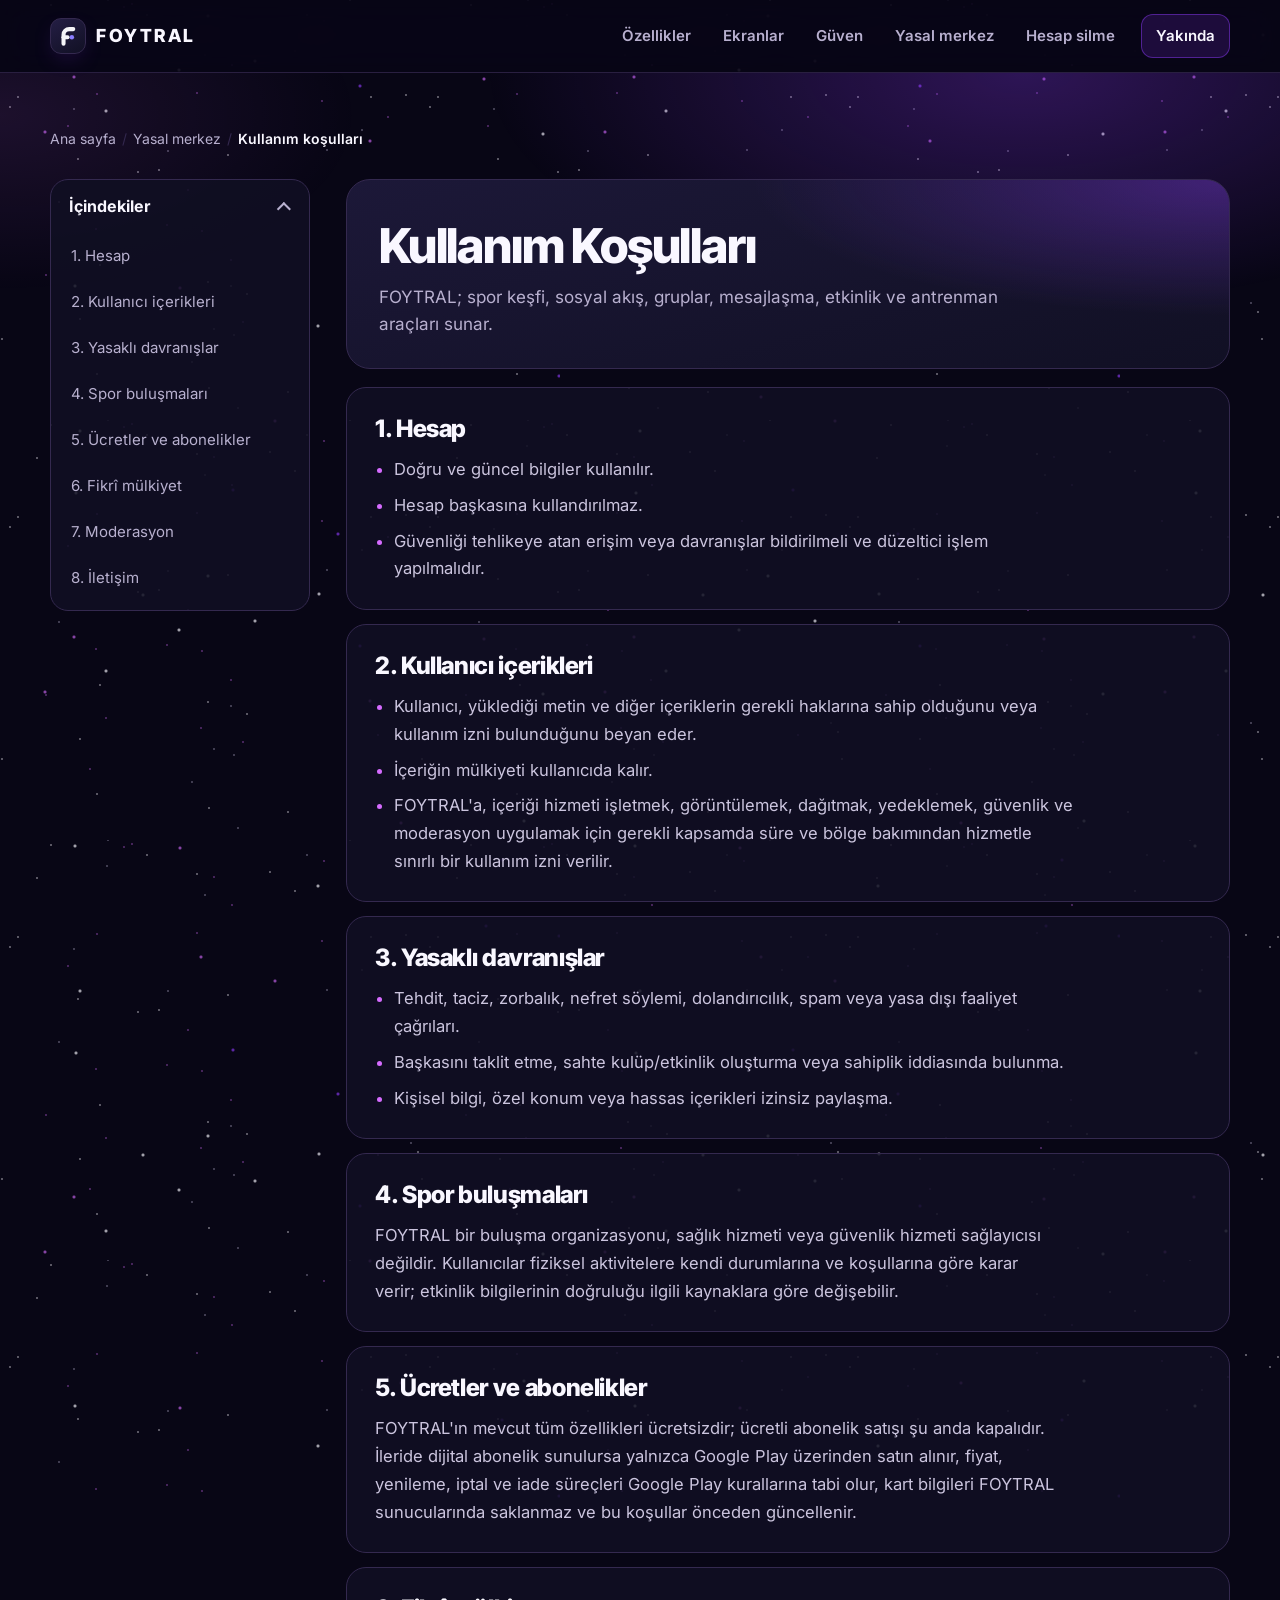
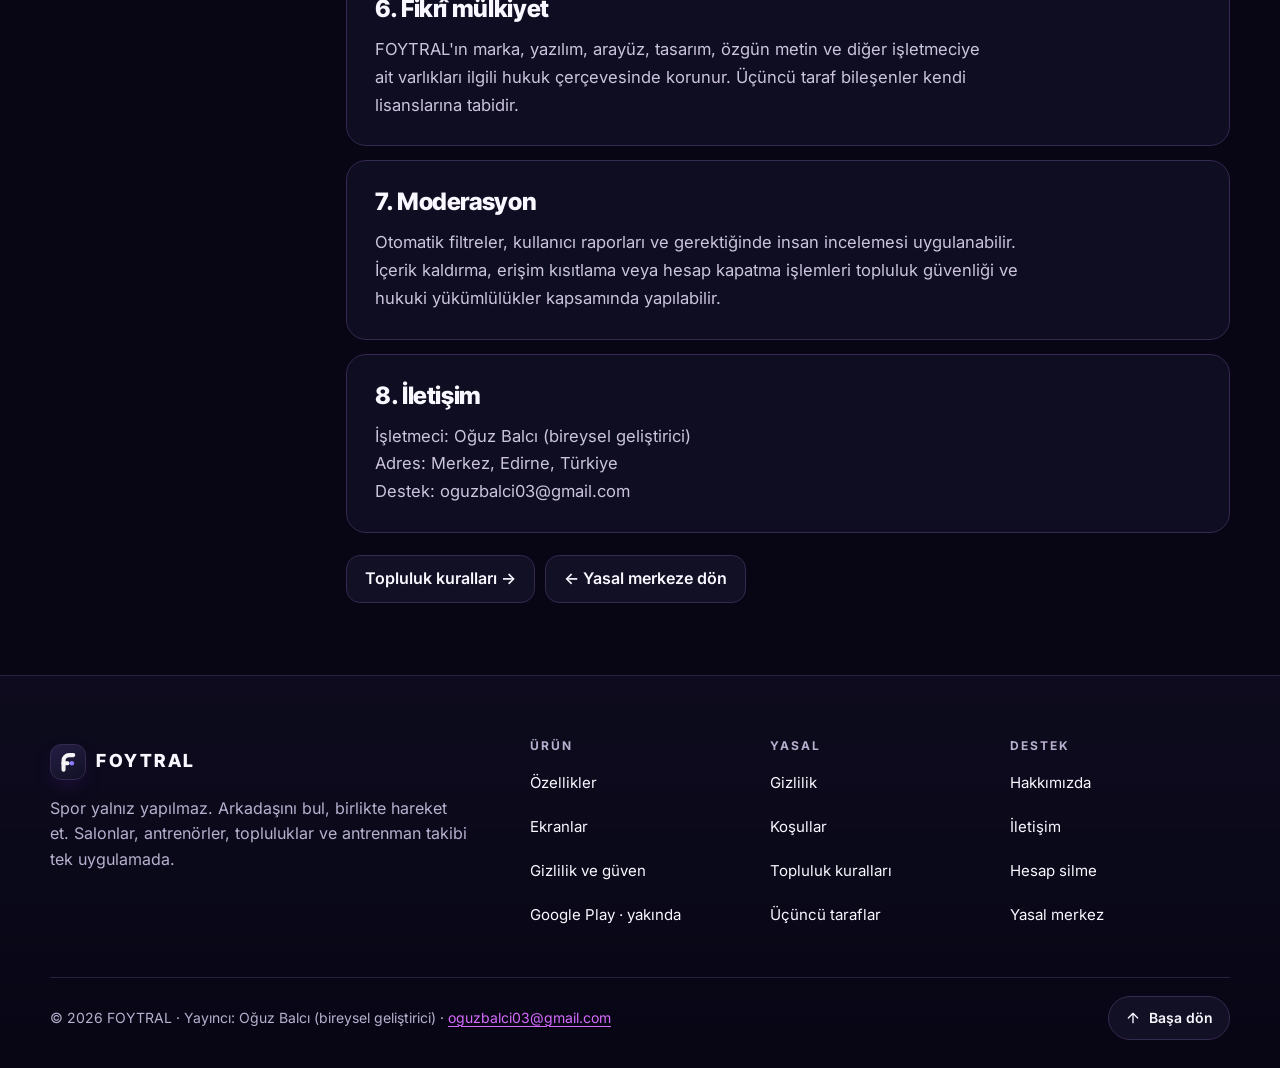
<file: public-legal/terms.html>
<!doctype html>
<html lang="tr">
<head>
<meta charset="utf-8">
<meta name="viewport" content="width=device-width,initial-scale=1,viewport-fit=cover">
<meta name="color-scheme" content="dark">
<meta name="theme-color" content="#080615">
<title>FOYTRAL · Kullanım Koşulları</title>
<meta name="description" content="FOYTRAL kullanım koşulları.">
<link rel="canonical" href="https://foytral.com/public-legal/terms.html">
<meta property="og:type" content="website">
<meta property="og:site_name" content="FOYTRAL">
<meta property="og:locale" content="tr_TR">
<meta property="og:title" content="FOYTRAL · Kullanım Koşulları">
<meta property="og:description" content="FOYTRAL kullanım koşulları.">
<meta property="og:url" content="https://foytral.com/public-legal/terms.html">
<meta property="og:image" content="https://foytral.com/assets/og-image.jpg">
<meta property="og:image:width" content="1200">
<meta property="og:image:height" content="630">
<meta property="og:image:alt" content="FOYTRAL — Sporunu bul. Ekibini bul. Uygulama ekranlarıyla tanıtım görseli.">
<meta name="twitter:card" content="summary_large_image">
<meta name="twitter:title" content="FOYTRAL · Kullanım Koşulları">
<meta name="twitter:description" content="FOYTRAL kullanım koşulları.">
<meta name="twitter:image" content="https://foytral.com/assets/og-image.jpg">
<link rel="icon" type="image/svg+xml" href="../assets/icon.svg">
<link rel="icon" type="image/png" sizes="32x32" href="../assets/favicon-32.png">
<link rel="icon" type="image/png" sizes="64x64" href="../assets/favicon-64.png">
<link rel="apple-touch-icon" href="../assets/apple-touch-icon.png">
<link rel="preload" href="../assets/fonts/inter-400.woff2" as="font" type="font/woff2" crossorigin>
<link rel="preload" href="../assets/fonts/intertight-800.woff2" as="font" type="font/woff2" crossorigin>
<link rel="stylesheet" href="../assets/site.css">
<script src="../assets/site.js" defer></script>
</head>
<body class="page-legal" id="top">
<a class="skip-link" href="#icerik">İçeriğe geç</a>
<header class="site-header">
  <div class="container header-row">
    <a class="brand" href="../index.html" aria-label="FOYTRAL ana sayfa"><span class="brand-mark"><img src="../assets/foytral-mark.svg" alt="" width="26" height="26"></span><span>FOYTRAL</span></a>
    <nav class="nav-desktop" aria-label="Ana menü">
      <a href="../index.html#ozellikler">Özellikler</a>
      <a href="../index.html#ekranlar">Ekranlar</a>
      <a href="../index.html#guven">Güven</a>
      <a href="../public-legal/index.html">Yasal merkez</a>
      <a href="../public-legal/delete-account.html">Hesap silme</a>
      <a class="nav-cta" href="../index.html#google-play">Yakında</a>
    </nav>
    <details class="nav-mobile">
      <summary aria-label="Menü"><span class="burger" aria-hidden="true"><span></span></span></summary>
      <nav class="nav-panel" aria-label="Mobil menü">
        <a href="../index.html#ozellikler">Özellikler</a>
        <a href="../index.html#ekranlar">Ekranlar</a>
        <a href="../index.html#guven">Gizlilik ve güven</a>
        <a href="../public-legal/index.html">Yasal merkez</a>
        <a href="../public-legal/privacy.html">Gizlilik politikası</a>
        <a href="../public-legal/delete-account.html">Hesap silme</a>
        <a href="../public-legal/contact.html">İletişim</a>
        <a class="nav-panel-cta" href="../index.html#google-play">Google Play · yakında</a>
      </nav>
    </details>
  </div>
</header>
<main id="icerik" class="legal-main">
  <div class="container">
    <ol class="crumbs" aria-label="Konum">
      <li><a href="../index.html">Ana sayfa</a></li>
      <li><a href="index.html">Yasal merkez</a></li>
      <li><span aria-current="page">Kullanım koşulları</span></li>
    </ol>
    <div class="legal-layout has-toc">
    <details class="toc">
      <summary>İçindekiler</summary>
      <nav aria-label="İçindekiler"><ol>
        <li><a href="#1-hesap">1. Hesap</a></li>
        <li><a href="#2-kullanici-icerikleri">2. Kullanıcı içerikleri</a></li>
        <li><a href="#3-yasakli-davranislar">3. Yasaklı davranışlar</a></li>
        <li><a href="#4-spor-bulusmalari">4. Spor buluşmaları</a></li>
        <li><a href="#5-ucretler-ve-abonelikler">5. Ücretler ve abonelikler</a></li>
        <li><a href="#6-fikri-mulkiyet">6. Fikrî mülkiyet</a></li>
        <li><a href="#7-moderasyon">7. Moderasyon</a></li>
        <li><a href="#8-iletisim">8. İletişim</a></li>
      </ol></nav>
    </details>
    <article class="legal-doc" data-legal>
<header class="legal-hero"><h1>Kullanım Koşulları</h1><p class="muted">FOYTRAL; spor keşfi, sosyal akış, gruplar, mesajlaşma, etkinlik ve antrenman araçları sunar.</p></header>
<div class="card"><h2 id="1-hesap">1. Hesap</h2><ul class="muted"><li>Doğru ve güncel bilgiler kullanılır.</li><li>Hesap başkasına kullandırılmaz.</li><li>Güvenliği tehlikeye atan erişim veya davranışlar bildirilmeli ve düzeltici işlem yapılmalıdır.</li></ul></div>
<div class="card"><h2 id="2-kullanici-icerikleri">2. Kullanıcı içerikleri</h2><ul class="muted"><li>Kullanıcı, yüklediği metin ve diğer içeriklerin gerekli haklarına sahip olduğunu veya kullanım izni bulunduğunu beyan eder.</li><li>İçeriğin mülkiyeti kullanıcıda kalır.</li><li>FOYTRAL'a, içeriği hizmeti işletmek, görüntülemek, dağıtmak, yedeklemek, güvenlik ve moderasyon uygulamak için gerekli kapsamda süre ve bölge bakımından hizmetle sınırlı bir kullanım izni verilir.</li></ul></div>
<div class="card"><h2 id="3-yasakli-davranislar">3. Yasaklı davranışlar</h2><ul class="muted"><li>Tehdit, taciz, zorbalık, nefret söylemi, dolandırıcılık, spam veya yasa dışı faaliyet çağrıları.</li><li>Başkasını taklit etme, sahte kulüp/etkinlik oluşturma veya sahiplik iddiasında bulunma.</li><li>Kişisel bilgi, özel konum veya hassas içerikleri izinsiz paylaşma.</li></ul></div>
<div class="card"><h2 id="4-spor-bulusmalari">4. Spor buluşmaları</h2><p class="muted">FOYTRAL bir buluşma organizasyonu, sağlık hizmeti veya güvenlik hizmeti sağlayıcısı değildir. Kullanıcılar fiziksel aktivitelere kendi durumlarına ve koşullarına göre karar verir; etkinlik bilgilerinin doğruluğu ilgili kaynaklara göre değişebilir.</p></div>
<div class="card"><h2 id="5-ucretler-ve-abonelikler">5. Ücretler ve abonelikler</h2><p class="muted">FOYTRAL'ın mevcut tüm özellikleri ücretsizdir; ücretli abonelik satışı şu anda kapalıdır. İleride dijital abonelik sunulursa yalnızca Google Play üzerinden satın alınır, fiyat, yenileme, iptal ve iade süreçleri Google Play kurallarına tabi olur, kart bilgileri FOYTRAL sunucularında saklanmaz ve bu koşullar önceden güncellenir.</p></div>
<div class="card"><h2 id="6-fikri-mulkiyet">6. Fikrî mülkiyet</h2><p class="muted">FOYTRAL'ın marka, yazılım, arayüz, tasarım, özgün metin ve diğer işletmeciye ait varlıkları ilgili hukuk çerçevesinde korunur. Üçüncü taraf bileşenler kendi lisanslarına tabidir.</p></div>
<div class="card"><h2 id="7-moderasyon">7. Moderasyon</h2><p class="muted">Otomatik filtreler, kullanıcı raporları ve gerektiğinde insan incelemesi uygulanabilir. İçerik kaldırma, erişim kısıtlama veya hesap kapatma işlemleri topluluk güvenliği ve hukuki yükümlülükler kapsamında yapılabilir.</p></div>
<div class="card"><h2 id="8-iletisim">8. İletişim</h2><p class="muted">İşletmeci: Oğuz Balcı (bireysel geliştirici)<br>Adres: Merkez, Edirne, Türkiye<br>Destek: oguzbalci03@gmail.com</p></div>
<div class="legal-nav"><a href="community.html">Topluluk kuralları →</a><br><br><a href="index.html">← Yasal merkeze dön</a></div>
    </article>
    </div>
  </div>
</main>
<footer class="site-footer">
  <div class="container">
    <div class="footer-top">
      <div class="footer-brand">
        <a class="brand" href="../index.html" aria-label="FOYTRAL ana sayfa"><span class="brand-mark"><img src="../assets/foytral-mark.svg" alt="" width="26" height="26"></span><span>FOYTRAL</span></a>
        <p>Spor yalnız yapılmaz. Arkadaşını bul, birlikte hareket et. Salonlar, antrenörler, topluluklar ve antrenman takibi tek uygulamada.</p>
      </div>
      <div class="footer-cols">
        <nav class="footer-col" aria-labelledby="f-urun">
          <h2 id="f-urun">Ürün</h2>
          <ul>
            <li><a href="../index.html#ozellikler">Özellikler</a></li>
            <li><a href="../index.html#ekranlar">Ekranlar</a></li>
            <li><a href="../index.html#guven">Gizlilik ve güven</a></li>
            <li><a href="../index.html#google-play">Google Play · yakında</a></li>
          </ul>
        </nav>
        <nav class="footer-col" aria-labelledby="f-yasal">
          <h2 id="f-yasal">Yasal</h2>
          <ul>
            <li><a href="../public-legal/privacy.html">Gizlilik</a></li>
            <li><a href="../public-legal/terms.html">Koşullar</a></li>
            <li><a href="../public-legal/community.html">Topluluk kuralları</a></li>
            <li><a href="../public-legal/third-party.html">Üçüncü taraflar</a></li>
          </ul>
        </nav>
        <nav class="footer-col" aria-labelledby="f-destek">
          <h2 id="f-destek">Destek</h2>
          <ul>
            <li><a href="../public-legal/about.html">Hakkımızda</a></li>
            <li><a href="../public-legal/contact.html">İletişim</a></li>
            <li><a href="../public-legal/delete-account.html">Hesap silme</a></li>
            <li><a href="../public-legal/index.html">Yasal merkez</a></li>
          </ul>
        </nav>
      </div>
    </div>
    <div class="footer-bottom">
      <p>© 2026 FOYTRAL · Yayıncı: Oğuz Balcı (bireysel geliştirici) · <a href="mailto:oguzbalci03@gmail.com">oguzbalci03@gmail.com</a></p>
      <a class="to-top" href="#top"><svg viewBox="0 0 24 24" fill="none" stroke="currentColor" stroke-width="2" stroke-linecap="round" stroke-linejoin="round" aria-hidden="true"><path d="M12 19V5M5 12l7-7 7 7"/></svg>Başa dön</a>
    </div>
  </div>
</footer>
</body>
</html>
</file>
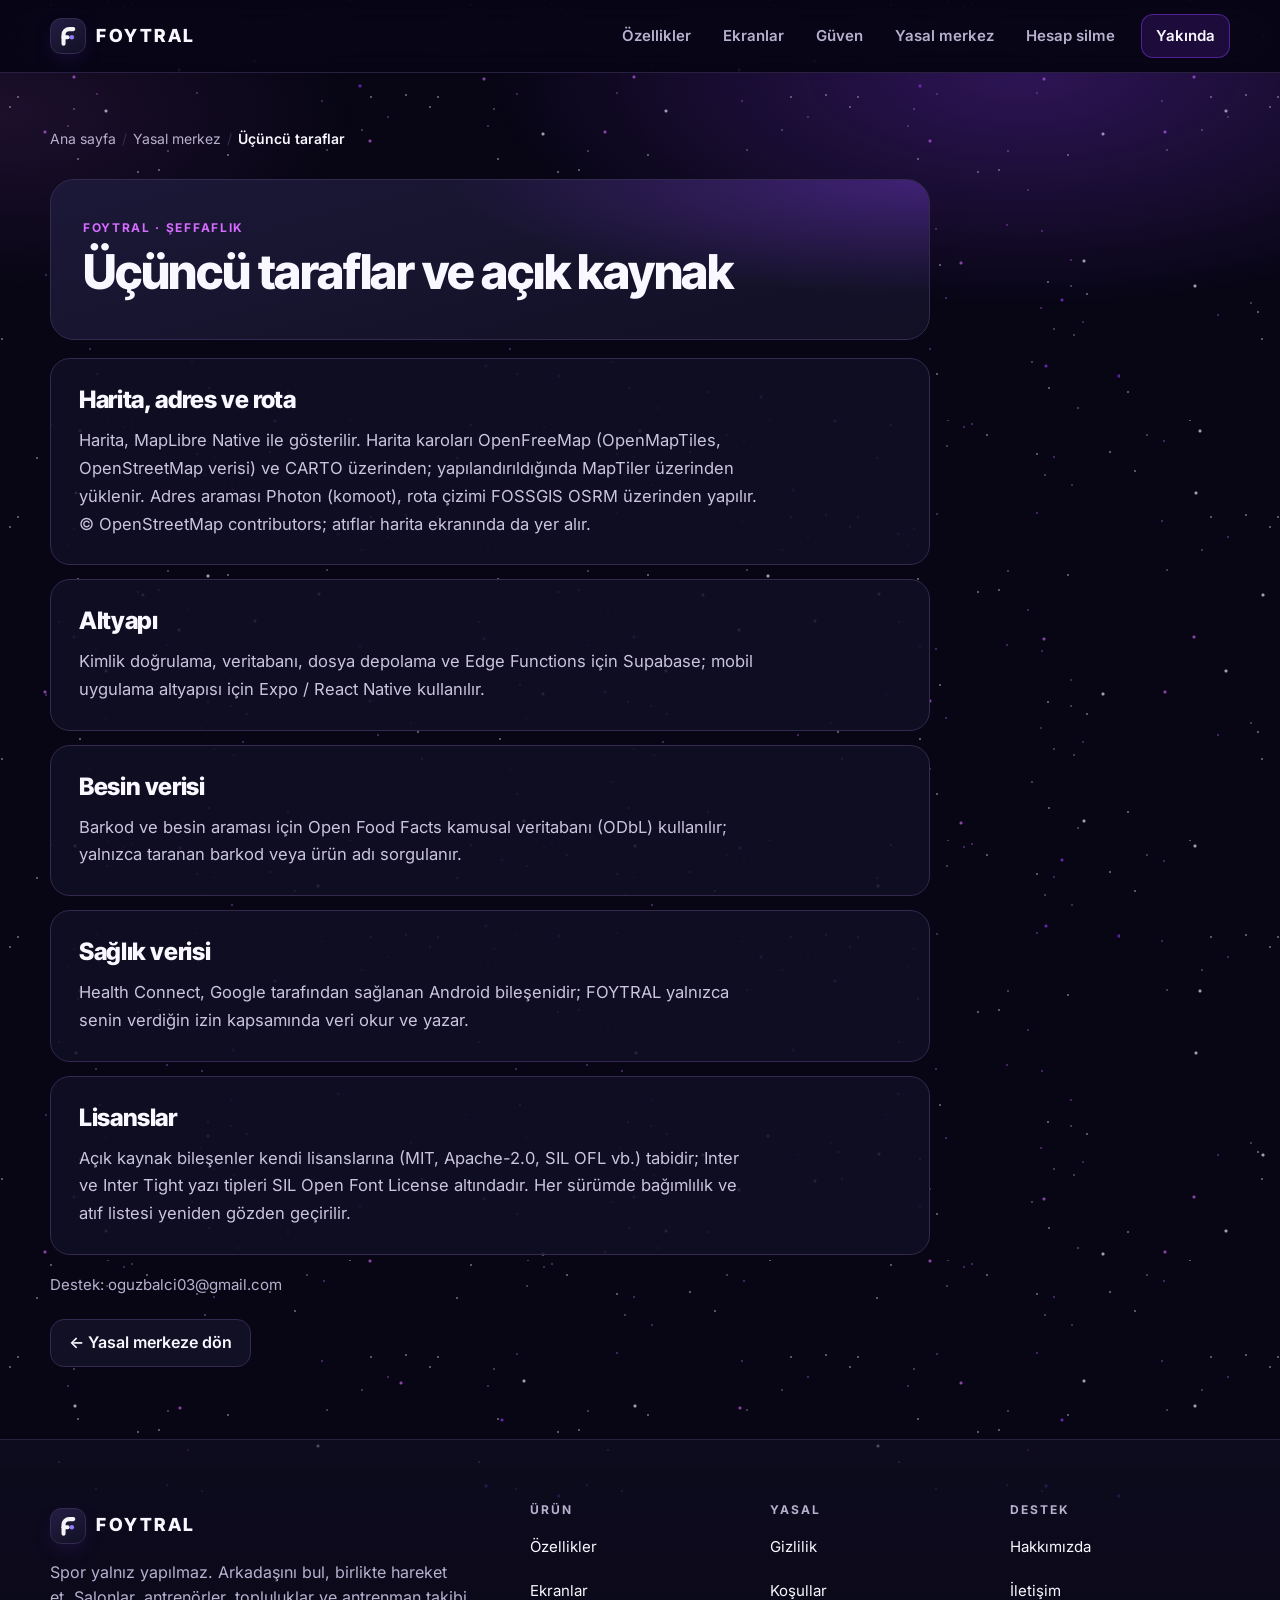
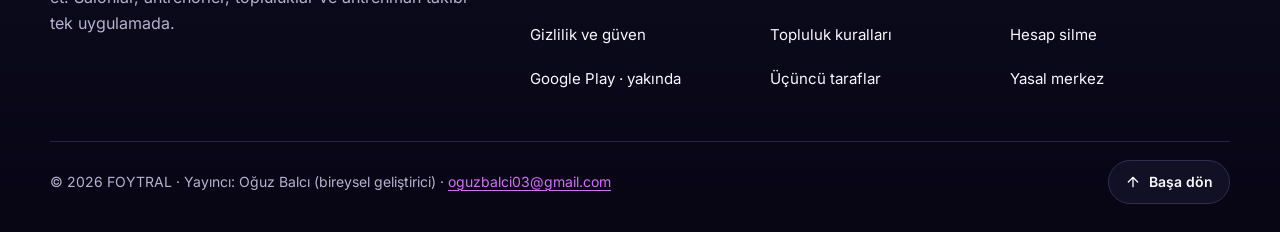
<file: public-legal/third-party.html>
<!doctype html>
<html lang="tr">
<head>
<meta charset="utf-8">
<meta name="viewport" content="width=device-width,initial-scale=1,viewport-fit=cover">
<meta name="color-scheme" content="dark">
<meta name="theme-color" content="#080615">
<title>FOYTRAL · Üçüncü Taraflar</title>
<meta name="description" content="FOYTRAL üçüncü taraf hizmetler, açık kaynak ve atıflar.">
<link rel="canonical" href="https://foytral.com/public-legal/third-party.html">
<meta property="og:type" content="website">
<meta property="og:site_name" content="FOYTRAL">
<meta property="og:locale" content="tr_TR">
<meta property="og:title" content="FOYTRAL · Üçüncü Taraflar">
<meta property="og:description" content="FOYTRAL üçüncü taraf hizmetler, açık kaynak ve atıflar.">
<meta property="og:url" content="https://foytral.com/public-legal/third-party.html">
<meta property="og:image" content="https://foytral.com/assets/og-image.jpg">
<meta property="og:image:width" content="1200">
<meta property="og:image:height" content="630">
<meta property="og:image:alt" content="FOYTRAL — Sporunu bul. Ekibini bul. Uygulama ekranlarıyla tanıtım görseli.">
<meta name="twitter:card" content="summary_large_image">
<meta name="twitter:title" content="FOYTRAL · Üçüncü Taraflar">
<meta name="twitter:description" content="FOYTRAL üçüncü taraf hizmetler, açık kaynak ve atıflar.">
<meta name="twitter:image" content="https://foytral.com/assets/og-image.jpg">
<link rel="icon" type="image/svg+xml" href="../assets/icon.svg">
<link rel="icon" type="image/png" sizes="32x32" href="../assets/favicon-32.png">
<link rel="icon" type="image/png" sizes="64x64" href="../assets/favicon-64.png">
<link rel="apple-touch-icon" href="../assets/apple-touch-icon.png">
<link rel="preload" href="../assets/fonts/inter-400.woff2" as="font" type="font/woff2" crossorigin>
<link rel="preload" href="../assets/fonts/intertight-800.woff2" as="font" type="font/woff2" crossorigin>
<link rel="stylesheet" href="../assets/site.css">
<script src="../assets/site.js" defer></script>
</head>
<body class="page-legal" id="top">
<a class="skip-link" href="#icerik">İçeriğe geç</a>
<header class="site-header">
  <div class="container header-row">
    <a class="brand" href="../index.html" aria-label="FOYTRAL ana sayfa"><span class="brand-mark"><img src="../assets/foytral-mark.svg" alt="" width="26" height="26"></span><span>FOYTRAL</span></a>
    <nav class="nav-desktop" aria-label="Ana menü">
      <a href="../index.html#ozellikler">Özellikler</a>
      <a href="../index.html#ekranlar">Ekranlar</a>
      <a href="../index.html#guven">Güven</a>
      <a href="../public-legal/index.html">Yasal merkez</a>
      <a href="../public-legal/delete-account.html">Hesap silme</a>
      <a class="nav-cta" href="../index.html#google-play">Yakında</a>
    </nav>
    <details class="nav-mobile">
      <summary aria-label="Menü"><span class="burger" aria-hidden="true"><span></span></span></summary>
      <nav class="nav-panel" aria-label="Mobil menü">
        <a href="../index.html#ozellikler">Özellikler</a>
        <a href="../index.html#ekranlar">Ekranlar</a>
        <a href="../index.html#guven">Gizlilik ve güven</a>
        <a href="../public-legal/index.html">Yasal merkez</a>
        <a href="../public-legal/privacy.html">Gizlilik politikası</a>
        <a href="../public-legal/delete-account.html">Hesap silme</a>
        <a href="../public-legal/contact.html">İletişim</a>
        <a class="nav-panel-cta" href="../index.html#google-play">Google Play · yakında</a>
      </nav>
    </details>
  </div>
</header>
<main id="icerik" class="legal-main">
  <div class="container">
    <ol class="crumbs" aria-label="Konum">
      <li><a href="../index.html">Ana sayfa</a></li>
      <li><a href="index.html">Yasal merkez</a></li>
      <li><span aria-current="page">Üçüncü taraflar</span></li>
    </ol>
    <div class="legal-layout">
    <article class="legal-doc" data-legal>
<header class="legal-hero"><p class="accent"><strong>FOYTRAL · ŞEFFAFLIK</strong></p><h1>Üçüncü taraflar ve açık kaynak</h1></header>
<div class="card"><h2 id="harita-adres-ve-rota">Harita, adres ve rota</h2><p class="muted">Harita, MapLibre Native ile gösterilir. Harita karoları OpenFreeMap (OpenMapTiles, OpenStreetMap verisi) ve CARTO üzerinden; yapılandırıldığında MapTiler üzerinden yüklenir. Adres araması Photon (komoot), rota çizimi FOSSGIS OSRM üzerinden yapılır. © OpenStreetMap contributors; atıflar harita ekranında da yer alır.</p></div>
<div class="card"><h2 id="altyapi">Altyapı</h2><p class="muted">Kimlik doğrulama, veritabanı, dosya depolama ve Edge Functions için Supabase; mobil uygulama altyapısı için Expo / React Native kullanılır.</p></div>
<div class="card"><h2 id="besin-verisi">Besin verisi</h2><p class="muted">Barkod ve besin araması için Open Food Facts kamusal veritabanı (ODbL) kullanılır; yalnızca taranan barkod veya ürün adı sorgulanır.</p></div>
<div class="card"><h2 id="saglik-verisi">Sağlık verisi</h2><p class="muted">Health Connect, Google tarafından sağlanan Android bileşenidir; FOYTRAL yalnızca senin verdiğin izin kapsamında veri okur ve yazar.</p></div>
<div class="card"><h2 id="lisanslar">Lisanslar</h2><p class="muted">Açık kaynak bileşenler kendi lisanslarına (MIT, Apache-2.0, SIL OFL vb.) tabidir; Inter ve Inter Tight yazı tipleri SIL Open Font License altındadır. Her sürümde bağımlılık ve atıf listesi yeniden gözden geçirilir.</p></div>
<p class="muted">Destek: oguzbalci03@gmail.com</p><div class="legal-nav"><a href="index.html">← Yasal merkeze dön</a></div>
    </article>
    </div>
  </div>
</main>
<footer class="site-footer">
  <div class="container">
    <div class="footer-top">
      <div class="footer-brand">
        <a class="brand" href="../index.html" aria-label="FOYTRAL ana sayfa"><span class="brand-mark"><img src="../assets/foytral-mark.svg" alt="" width="26" height="26"></span><span>FOYTRAL</span></a>
        <p>Spor yalnız yapılmaz. Arkadaşını bul, birlikte hareket et. Salonlar, antrenörler, topluluklar ve antrenman takibi tek uygulamada.</p>
      </div>
      <div class="footer-cols">
        <nav class="footer-col" aria-labelledby="f-urun">
          <h2 id="f-urun">Ürün</h2>
          <ul>
            <li><a href="../index.html#ozellikler">Özellikler</a></li>
            <li><a href="../index.html#ekranlar">Ekranlar</a></li>
            <li><a href="../index.html#guven">Gizlilik ve güven</a></li>
            <li><a href="../index.html#google-play">Google Play · yakında</a></li>
          </ul>
        </nav>
        <nav class="footer-col" aria-labelledby="f-yasal">
          <h2 id="f-yasal">Yasal</h2>
          <ul>
            <li><a href="../public-legal/privacy.html">Gizlilik</a></li>
            <li><a href="../public-legal/terms.html">Koşullar</a></li>
            <li><a href="../public-legal/community.html">Topluluk kuralları</a></li>
            <li><a href="../public-legal/third-party.html">Üçüncü taraflar</a></li>
          </ul>
        </nav>
        <nav class="footer-col" aria-labelledby="f-destek">
          <h2 id="f-destek">Destek</h2>
          <ul>
            <li><a href="../public-legal/about.html">Hakkımızda</a></li>
            <li><a href="../public-legal/contact.html">İletişim</a></li>
            <li><a href="../public-legal/delete-account.html">Hesap silme</a></li>
            <li><a href="../public-legal/index.html">Yasal merkez</a></li>
          </ul>
        </nav>
      </div>
    </div>
    <div class="footer-bottom">
      <p>© 2026 FOYTRAL · Yayıncı: Oğuz Balcı (bireysel geliştirici) · <a href="mailto:oguzbalci03@gmail.com">oguzbalci03@gmail.com</a></p>
      <a class="to-top" href="#top"><svg viewBox="0 0 24 24" fill="none" stroke="currentColor" stroke-width="2" stroke-linecap="round" stroke-linejoin="round" aria-hidden="true"><path d="M12 19V5M5 12l7-7 7 7"/></svg>Başa dön</a>
    </div>
  </div>
</footer>
</body>
</html>
</file>
<file: assets/site.css>
/* FOYTRAL web — tek ortak stil dosyası (mobil öncelikli, 360–430px öncelikli).
   Palet: zemin #080615 · yüzey #111024 / #1A1732 · kenarlık #34294F
          ana mor #913CFF · lila vurgu #D56BFF · metin #F9F7FF / #B8B0CF
   Kırmızı ve turuncu tonlar kullanılmaz; uyarılar mor-lila / pembe-mor. */

/* ---------- Yazı tipleri (self-host, SIL OFL) ---------- */
@font-face { font-family: "Inter"; font-style: normal; font-weight: 400; font-display: swap; src: url("fonts/inter-400.woff2") format("woff2"); }
@font-face { font-family: "Inter"; font-style: normal; font-weight: 600; font-display: swap; src: url("fonts/inter-600.woff2") format("woff2"); }
@font-face { font-family: "Inter"; font-style: normal; font-weight: 700; font-display: swap; src: url("fonts/inter-700.woff2") format("woff2"); }
@font-face { font-family: "Inter Tight"; font-style: normal; font-weight: 700; font-display: swap; src: url("fonts/intertight-700.woff2") format("woff2"); }
@font-face { font-family: "Inter Tight"; font-style: normal; font-weight: 800; font-display: swap; src: url("fonts/intertight-800.woff2") format("woff2"); }

:root {
  --bg: #080615;
  --surface: #111024;
  --surface-2: #1A1732;
  --border: #34294F;
  --primary: #913CFF;
  --primary-deep: #7428E0;
  --accent: #D56BFF;
  --text: #F9F7FF;
  --muted: #B8B0CF;
  --ok: #8FE3C4;
  --warn: #F2A6E4;
  --warn-bg: rgba(213, 107, 255, 0.12);
  --line: rgba(52, 41, 79, 0.75);
  --glass: rgba(17, 16, 36, 0.72);
  --radius: 22px;
  --radius-sm: 14px;
  --shadow: 0 30px 80px -40px rgba(145, 60, 255, 0.55);
  --font: "Inter", system-ui, -apple-system, "Segoe UI", Roboto, "Helvetica Neue", Arial, sans-serif;
  --font-display: "Inter Tight", "Inter", system-ui, -apple-system, "Segoe UI", Roboto, sans-serif;
  --header-h: 64px;
  --gutter: 20px;
  color-scheme: dark;
}

*, *::before, *::after { box-sizing: border-box; }

html {
  -webkit-text-size-adjust: 100%;
  text-size-adjust: 100%;
  scroll-behavior: smooth;
  scroll-padding-top: calc(var(--header-h) + 16px);
  background: var(--bg);
}

body {
  margin: 0;
  min-height: 100vh;
  background: var(--bg);
  color: var(--text);
  font-family: var(--font);
  font-size: 16px;
  line-height: 1.6;
  -webkit-font-smoothing: antialiased;
  -moz-osx-font-smoothing: grayscale;
  text-rendering: optimizeLegibility;
  overflow-x: clip;
}

img, svg { display: block; max-width: 100%; }
img { height: auto; }

a { color: var(--accent); text-underline-offset: 3px; text-decoration-thickness: 1px; }
a:hover { color: #E9A6FF; }

:focus-visible {
  outline: 2px solid var(--accent);
  outline-offset: 3px;
  border-radius: 10px;
}

::selection { background: rgba(145, 60, 255, 0.45); color: #fff; }

h1, h2, h3 {
  font-family: var(--font-display);
  line-height: 1.08;
  letter-spacing: -0.025em;
  margin: 0 0 14px;
  text-wrap: balance;
}
h1 { font-size: clamp(36px, 10.5vw, 72px); font-weight: 800; }
h2 { font-size: clamp(28px, 7.4vw, 48px); font-weight: 800; }
h3 { font-size: 20px; font-weight: 700; letter-spacing: -0.015em; }
p { margin: 0 0 14px; text-wrap: pretty; }
strong { font-weight: 600; color: var(--text); }
code {
  font-size: 0.86em;
  color: #E7B4FF;
  background: rgba(213, 107, 255, 0.1);
  border: 1px solid rgba(213, 107, 255, 0.16);
  padding: 1px 6px;
  border-radius: 6px;
  overflow-wrap: anywhere;
}

.container { width: min(1180px, 100% - 2 * var(--gutter)); margin-inline: auto; }
.visually-hidden {
  position: absolute !important; width: 1px; height: 1px; padding: 0; margin: -1px;
  overflow: hidden; clip: rect(0 0 0 0); white-space: nowrap; border: 0;
}

.skip-link {
  position: absolute; left: 12px; top: -60px; z-index: 100;
  padding: 12px 16px; border-radius: 12px;
  background: var(--primary); color: #fff; font-weight: 600; text-decoration: none;
}
.skip-link:focus { top: 12px; color: #fff; }

.grad {
  background: linear-gradient(100deg, #B987FF 0%, var(--accent) 55%, #F0B5FF 100%);
  -webkit-background-clip: text;
  background-clip: text;
  color: transparent;
}

.eyebrow {
  display: inline-flex; align-items: center; gap: 8px;
  margin: 0 0 16px;
  font-size: 12px; font-weight: 700; letter-spacing: 0.16em; text-transform: uppercase;
  color: var(--accent);
}
.eyebrow::before {
  content: ""; width: 18px; height: 2px; border-radius: 2px;
  background: linear-gradient(90deg, var(--primary), var(--accent));
}

/* ---------- Üst bar ---------- */
.site-header {
  position: sticky; top: 0; z-index: 40;
  background: rgba(8, 6, 21, 0.78);
  backdrop-filter: saturate(160%) blur(16px);
  -webkit-backdrop-filter: saturate(160%) blur(16px);
  border-bottom: 1px solid var(--line);
}
.header-row { display: flex; align-items: center; justify-content: space-between; gap: 16px; min-height: var(--header-h); }

.brand {
  display: inline-flex; align-items: center; gap: 10px; min-height: 44px;
  color: var(--text); text-decoration: none;
  font-family: var(--font-display); font-weight: 800; font-size: 18px; letter-spacing: 0.14em;
}
.brand:hover { color: var(--text); }
.brand-mark {
  display: grid; place-items: center; width: 36px; height: 36px; border-radius: 11px;
  background: linear-gradient(150deg, #241E44, var(--surface));
  border: 1px solid var(--border);
  box-shadow: 0 8px 24px -12px rgba(145, 60, 255, 0.8);
}
.brand-mark img { width: 26px; height: 26px; }

.nav-desktop { display: none; align-items: center; gap: 4px; }
.nav-desktop a {
  display: inline-flex; align-items: center; min-height: 44px; padding: 0 14px; border-radius: 12px;
  color: var(--muted); text-decoration: none; font-size: 15px; font-weight: 600;
  transition: color .2s ease, background-color .2s ease;
}
.nav-desktop a:hover, .nav-desktop a[aria-current="page"] { color: var(--text); background: rgba(52, 41, 79, 0.45); }
.nav-desktop .nav-cta {
  margin-left: 8px; color: var(--text);
  background: rgba(145, 60, 255, 0.16); border: 1px solid rgba(145, 60, 255, 0.45);
}
.nav-desktop .nav-cta:hover { background: rgba(145, 60, 255, 0.28); }

/* Mobil menü: <details> (JS'siz çalışır) */
.nav-mobile { position: relative; }
.nav-mobile > summary {
  list-style: none; cursor: pointer;
  display: grid; place-items: center; width: 46px; height: 46px; border-radius: 14px;
  border: 1px solid var(--border); background: var(--surface);
  color: var(--text);
  transition: background-color .2s ease, border-color .2s ease;
}
.nav-mobile > summary::-webkit-details-marker { display: none; }
.nav-mobile > summary:hover { border-color: rgba(213, 107, 255, 0.5); }
.burger { position: relative; width: 18px; height: 12px; }
.burger::before, .burger::after, .burger span {
  content: ""; position: absolute; left: 0; right: 0; height: 2px; border-radius: 2px; background: currentColor;
  transition: transform .25s ease, opacity .2s ease, top .25s ease;
}
.burger::before { top: 0; }
.burger span { top: 5px; }
.burger::after { top: 10px; }
.nav-mobile[open] .burger::before { top: 5px; transform: rotate(45deg); }
.nav-mobile[open] .burger::after { top: 5px; transform: rotate(-45deg); }
.nav-mobile[open] .burger span { opacity: 0; }
.nav-mobile[open] > summary { background: var(--surface-2); border-color: rgba(213, 107, 255, 0.5); }

.nav-panel {
  position: fixed; left: 12px; right: 12px; top: calc(var(--header-h) + 8px);
  display: grid; gap: 4px; padding: 10px;
  max-height: calc(100vh - var(--header-h) - 24px); overflow-y: auto;
  background: var(--surface);
  border: 1px solid var(--border); border-radius: 22px;
  box-shadow: 0 30px 70px -20px rgba(0, 0, 0, 0.8), 0 0 0 1px rgba(145, 60, 255, 0.08);
  animation: menu-in .22s ease both;
}
.nav-panel a {
  display: flex; align-items: center; justify-content: space-between; min-height: 52px; padding: 0 16px;
  border-radius: 14px; color: var(--text); text-decoration: none; font-weight: 600; font-size: 17px;
}
.nav-panel a::after { content: "→"; color: var(--muted); font-weight: 400; }
.nav-panel a:hover, .nav-panel a[aria-current="page"] { background: var(--surface-2); }
.nav-panel .nav-panel-cta { margin-top: 6px; background: linear-gradient(135deg, var(--primary-deep), var(--primary)); justify-content: center; }
.nav-panel .nav-panel-cta::after { content: none; }
@keyframes menu-in { from { opacity: 0; transform: translateY(-8px) scale(.98); } to { opacity: 1; transform: none; } }

/* ---------- Düğmeler ---------- */
.btn {
  display: inline-flex; align-items: center; justify-content: center; gap: 10px;
  min-height: 52px; padding: 0 22px; border-radius: 16px;
  font-weight: 700; font-size: 16px; text-decoration: none; line-height: 1.2;
  border: 1px solid transparent; cursor: pointer;
  transition: transform .2s ease, box-shadow .2s ease, background-color .2s ease, border-color .2s ease;
}
.btn svg { width: 20px; height: 20px; flex: none; }
.btn-primary {
  color: #fff;
  background: linear-gradient(135deg, var(--primary-deep), var(--primary));
  box-shadow: 0 16px 40px -16px rgba(145, 60, 255, 0.9), inset 0 1px 0 rgba(255, 255, 255, 0.18);
}
.btn-primary:hover { color: #fff; transform: translateY(-2px); box-shadow: 0 22px 48px -16px rgba(145, 60, 255, 1), inset 0 1px 0 rgba(255, 255, 255, 0.2); }
.btn-ghost { color: var(--text); background: rgba(26, 23, 50, 0.6); border-color: var(--border); }
.btn-ghost:hover { color: var(--text); border-color: rgba(213, 107, 255, 0.55); background: var(--surface-2); }

/* Nötr "yakında" mağaza düğmesi (resmî rozet değildir) */
.soon-badge {
  display: inline-flex; align-items: center; gap: 12px;
  min-height: 60px; padding: 8px 20px 8px 14px; border-radius: 16px;
  color: var(--text); text-decoration: none;
  background: linear-gradient(180deg, #1D1838, #120F26);
  border: 1px solid var(--border);
  box-shadow: inset 0 1px 0 rgba(255, 255, 255, 0.06), 0 14px 36px -18px rgba(145, 60, 255, 0.8);
  transition: transform .2s ease, border-color .2s ease;
}
a.soon-badge:hover { color: var(--text); transform: translateY(-2px); border-color: rgba(213, 107, 255, 0.6); }
.soon-badge-icon {
  display: grid; place-items: center; width: 38px; height: 38px; border-radius: 11px; flex: none;
  background: linear-gradient(135deg, rgba(145, 60, 255, 0.35), rgba(213, 107, 255, 0.2));
  color: #EBC6FF;
}
.soon-badge-icon svg { width: 20px; height: 20px; }
.soon-badge-text { display: grid; line-height: 1.2; text-align: left; }
.soon-badge-text small { font-size: 11px; font-weight: 600; letter-spacing: 0.14em; text-transform: uppercase; color: var(--muted); }
.soon-badge-text span { font-size: 17px; font-weight: 700; font-family: var(--font-display); letter-spacing: -0.01em; }

/* ---------- Hero ---------- */
.hero { position: relative; overflow: clip; padding: 40px 0 24px; isolation: isolate; }
.hero::before {
  content: ""; position: absolute; inset: -20% -40% auto; height: 120%; z-index: -2;
  background:
    radial-gradient(40% 38% at 70% 46%, rgba(145, 60, 255, 0.42), transparent 70%),
    radial-gradient(30% 30% at 20% 12%, rgba(213, 107, 255, 0.16), transparent 70%),
    radial-gradient(50% 40% at 50% 100%, rgba(116, 40, 224, 0.22), transparent 75%);
}
.hero::after {
  content: ""; position: absolute; inset: 0; z-index: -1; pointer-events: none;
  background-image:
    linear-gradient(rgba(52, 41, 79, 0.35) 1px, transparent 1px),
    linear-gradient(90deg, rgba(52, 41, 79, 0.35) 1px, transparent 1px);
  background-size: 44px 44px;
  -webkit-mask-image: radial-gradient(70% 60% at 50% 30%, #000 10%, transparent 75%);
  mask-image: radial-gradient(70% 60% at 50% 30%, #000 10%, transparent 75%);
  opacity: 0.55;
}
.hero-grid { display: grid; gap: 36px; align-items: center; }
.hero-copy { text-align: left; }
.hero h1 { margin-bottom: 18px; }
.hero h1 .line { display: block; }
.lead { font-size: clamp(17px, 4.4vw, 20px); line-height: 1.55; color: var(--muted); max-width: 34em; margin-bottom: 26px; }
.hero-actions { display: flex; flex-wrap: wrap; gap: 12px; align-items: center; }
.hero-actions .btn-ghost { min-height: 60px; }
@media (max-width: 559px) {
  .hero-actions > * { flex: 1 1 100%; justify-content: center; }
  .hero-actions .soon-badge { padding-right: 14px; }
}
.hero-facts { display: flex; flex-wrap: wrap; gap: 8px; margin: 24px 0 0; padding: 0; list-style: none; }
.hero-facts li {
  display: inline-flex; align-items: center; gap: 8px; padding: 7px 12px; border-radius: 999px;
  font-size: 13px; font-weight: 600; color: var(--muted);
  background: rgba(17, 16, 36, 0.7); border: 1px solid var(--line);
}
.hero-facts li::before { content: ""; width: 6px; height: 6px; border-radius: 50%; background: var(--accent); box-shadow: 0 0 10px var(--accent); }

.hero-stage {
  position: relative; display: grid; place-items: center;
  min-height: 520px; padding: 10px 0 20px;
}
.hero-stage .glow {
  position: absolute; width: 78%; aspect-ratio: 1; border-radius: 50%; z-index: -1;
  background: radial-gradient(circle, rgba(145, 60, 255, 0.55), rgba(145, 60, 255, 0) 65%);
  filter: blur(10px);
}
.hero-stage .ring {
  position: absolute; width: 92%; max-width: 520px; aspect-ratio: 1; border-radius: 50%; z-index: -1;
  border: 1px solid rgba(213, 107, 255, 0.18);
  box-shadow: inset 0 0 60px rgba(145, 60, 255, 0.12);
}
.hero-stage .phone-front { --pw: min(232px, 60vw); transform: translateX(16%) rotate(3deg); z-index: 2; }
.hero-stage .phone-back {
  --pw: min(206px, 53vw);
  position: absolute; z-index: 1;
  transform: translateX(-34%) translateY(18px) rotate(-8deg);
  filter: saturate(.9) brightness(.82);
}

/* ---------- Telefon mockup (CSS) ---------- */
.phone {
  position: relative; width: var(--pw, 240px); flex: none;
  padding: 9px; border-radius: calc(var(--pw, 240px) * 0.16);
  background: linear-gradient(150deg, #3A3061 0%, #15122A 30%, #0D0B1C 70%, #2A2247 100%);
  box-shadow:
    0 0 0 1px rgba(52, 41, 79, 0.9),
    inset 0 0 0 1px rgba(255, 255, 255, 0.07),
    0 40px 80px -36px rgba(145, 60, 255, 0.7),
    0 24px 50px -30px rgba(0, 0, 0, 0.9);
}
.phone::before {
  content: ""; position: absolute; right: -3px; top: 22%; width: 3px; height: 12%; border-radius: 0 3px 3px 0;
  background: #2A2247;
}
.phone-screen {
  position: relative; overflow: hidden;
  border-radius: calc(var(--pw, 240px) * 0.125);
  background: #0A0913;
  padding-top: calc(var(--pw, 240px) * 0.085);
}
.phone-screen::before {
  content: ""; position: absolute; top: calc(var(--pw, 240px) * 0.03); left: 50%; z-index: 2;
  width: calc(var(--pw, 240px) * 0.045); aspect-ratio: 1; border-radius: 50%; transform: translateX(-50%);
  background: radial-gradient(circle at 35% 35%, #2B2640, #000 70%);
  box-shadow: 0 0 0 2px #050409;
}
.phone-screen::after {
  content: ""; position: absolute; inset: 0; pointer-events: none;
  background: linear-gradient(160deg, rgba(255, 255, 255, 0.06), transparent 30%);
}
.phone-screen img { width: 100%; }

/* ---------- Bölümler ---------- */
.section { position: relative; padding: 60px 0; }
.section-head { max-width: 720px; margin-bottom: 36px; }
.section-head p:not(.eyebrow) { color: var(--muted); font-size: 17px; }
.section-head.center { margin-inline: auto; text-align: center; }
.section-head.center .eyebrow { justify-content: center; }

.divider { height: 1px; border: 0; margin: 0; background: linear-gradient(90deg, transparent, var(--border), transparent); }

/* Slogan şeridi */
.ticker { border-block: 1px solid var(--line); background: rgba(17, 16, 36, 0.55); overflow: hidden; }
.ticker-track {
  display: flex; gap: 28px; width: max-content; padding: 16px 0;
  animation: ticker 38s linear infinite;
}
.ticker-track span {
  display: inline-flex; align-items: center; gap: 28px; white-space: nowrap;
  font-family: var(--font-display); font-weight: 700; font-size: 18px; color: var(--muted);
}
.ticker-track span::after { content: ""; width: 7px; height: 7px; border-radius: 50%; background: var(--primary); }
@keyframes ticker { to { transform: translateX(-50%); } }

/* Özellik kartları (bento) */
.feature-grid { display: grid; gap: 14px; }
.feature {
  position: relative; overflow: hidden;
  padding: 24px 22px 22px; border-radius: var(--radius);
  background: linear-gradient(170deg, rgba(26, 23, 50, 0.95), rgba(17, 16, 36, 0.95));
  border: 1px solid var(--border);
  transition: transform .25s ease, border-color .25s ease, box-shadow .25s ease;
}
.feature::before {
  content: ""; position: absolute; right: -60px; top: -60px; width: 180px; height: 180px; border-radius: 50%;
  background: radial-gradient(circle, rgba(145, 60, 255, 0.22), transparent 70%);
  pointer-events: none;
}
.feature:hover { transform: translateY(-3px); border-color: rgba(213, 107, 255, 0.5); box-shadow: var(--shadow); }
.feature { display: grid; grid-template-columns: 48px 1fr; column-gap: 14px; align-items: center; }
.feature h3 { margin: 0; }
.feature p { grid-column: 1 / -1; margin-top: 12px !important; }
.feature p { margin: 0; color: var(--muted); font-size: 15.5px; }
.feature-icon {
  display: grid; place-items: center; width: 48px; height: 48px; border-radius: 15px;
  color: #F1D2FF;
  background: linear-gradient(140deg, rgba(145, 60, 255, 0.45), rgba(213, 107, 255, 0.18));
  border: 1px solid rgba(213, 107, 255, 0.3);
}
.feature-icon svg { width: 24px; height: 24px; }
.feature-tag {
  position: absolute; right: 18px; top: 22px;
  font-size: 11px; font-weight: 700; letter-spacing: 0.12em; text-transform: uppercase; color: var(--muted);
}
.feature-wide { background: radial-gradient(120% 140% at 100% 0%, rgba(145, 60, 255, 0.28), transparent 55%), linear-gradient(170deg, #1C1838, #111024); }

/* Spot bölümleri */
.spotlight { display: grid; gap: 34px; align-items: center; padding: 56px 0; }
.spotlight + .spotlight { border-top: 1px solid var(--line); }
.spot-media { position: relative; display: grid; place-items: center; padding: 10px 0; isolation: isolate; }
.spot-media::before {
  content: ""; position: absolute; z-index: -1; width: min(420px, 92%); aspect-ratio: 1; border-radius: 50%;
  background: radial-gradient(circle, rgba(145, 60, 255, 0.38), transparent 66%);
}
.spot-media .phone { --pw: min(236px, 62vw); }
.spot-copy h2 { font-size: clamp(30px, 7.6vw, 46px); }
.spot-copy > p { color: var(--muted); font-size: 17px; }
.check-list { list-style: none; margin: 22px 0 0; padding: 0; display: grid; gap: 12px; }
.check-list li {
  position: relative; padding: 14px 16px 14px 50px; border-radius: 16px;
  background: rgba(17, 16, 36, 0.75); border: 1px solid var(--line); color: var(--muted); font-size: 15.5px;
}
.check-list li strong { display: block; color: var(--text); font-size: 16px; margin-bottom: 2px; }
.check-list li::before {
  content: ""; position: absolute; left: 16px; top: 16px; width: 22px; height: 22px; border-radius: 7px;
  background: rgba(145, 60, 255, 0.25) url("data:image/svg+xml,%3Csvg xmlns='http://www.w3.org/2000/svg' viewBox='0 0 24 24' fill='none' stroke='%23E7B4FF' stroke-width='3' stroke-linecap='round' stroke-linejoin='round'%3E%3Cpath d='m6 12.5 4 4 8-9'/%3E%3C/svg%3E") center / 14px no-repeat;
  border: 1px solid rgba(213, 107, 255, 0.35);
}

/* Ekran galerisi (yatay kaydırma) */
.gallery {
  display: flex; gap: 18px; margin: 0; padding: 8px var(--gutter) 22px; list-style: none;
  overflow-x: auto; overscroll-behavior-x: contain;
  scroll-snap-type: x mandatory; scroll-padding-inline: var(--gutter);
  scrollbar-width: thin; scrollbar-color: var(--border) transparent;
  -webkit-overflow-scrolling: touch;
}
.gallery::-webkit-scrollbar { height: 6px; }
.gallery::-webkit-scrollbar-thumb { background: var(--border); border-radius: 6px; }
.gallery li { scroll-snap-align: center; flex: none; }
.gallery figure { margin: 0; display: grid; gap: 14px; justify-items: center; }
.gallery .phone { --pw: 216px; }
.gallery figcaption { text-align: center; max-width: 220px; }
.gallery figcaption strong { display: block; font-family: var(--font-display); font-size: 17px; }
.gallery figcaption span { color: var(--muted); font-size: 14px; }
.gallery-hint { display: flex; align-items: center; justify-content: center; gap: 8px; color: var(--muted); font-size: 13px; margin: 0; }
.gallery-hint svg { width: 18px; height: 18px; }

/* Güven */
.trust-grid { display: grid; gap: 12px; margin: 0; padding: 0; list-style: none; }
.trust-item {
  display: grid; grid-template-columns: 44px 1fr; gap: 14px; align-items: start;
  padding: 18px; border-radius: 18px;
  background: rgba(17, 16, 36, 0.8); border: 1px solid var(--border);
}
.trust-item .ti-icon {
  display: grid; place-items: center; width: 44px; height: 44px; border-radius: 13px;
  background: rgba(145, 60, 255, 0.18); color: #E7B4FF; border: 1px solid rgba(213, 107, 255, 0.25);
}
.trust-item .ti-icon svg { width: 22px; height: 22px; }
.trust-item .ti-text { font-family: var(--font-display); font-weight: 800; font-size: 15px; letter-spacing: -0.02em; }
.trust-item h3 { font-size: 17px; margin: 2px 0 4px; }
.trust-item p { margin: 0; color: var(--muted); font-size: 15px; }
.trust-links { display: flex; flex-wrap: wrap; gap: 10px; margin-top: 22px; }

/* Google Play yakında kartı */
.play-card {
  position: relative; overflow: hidden; isolation: isolate;
  display: grid; gap: 22px; padding: 34px 24px; border-radius: 28px;
  background:
    radial-gradient(90% 120% at 100% 0%, rgba(145, 60, 255, 0.5), transparent 60%),
    radial-gradient(70% 90% at 0% 100%, rgba(213, 107, 255, 0.18), transparent 60%),
    linear-gradient(160deg, #1D1838, #0F0D20);
  border: 1px solid rgba(213, 107, 255, 0.3);
  box-shadow: var(--shadow);
}
.play-card::after {
  content: ""; position: absolute; inset: 0; z-index: -1; opacity: .5;
  background-image: radial-gradient(rgba(213, 107, 255, 0.35) 1px, transparent 1px);
  background-size: 18px 18px;
  -webkit-mask-image: linear-gradient(120deg, transparent 40%, #000);
  mask-image: linear-gradient(120deg, transparent 40%, #000);
}
.play-card h2 { margin-bottom: 10px; }
.play-card p { color: var(--muted); margin: 0; max-width: 36em; }
.play-card .brand-tile {
  width: 64px; height: 64px; border-radius: 18px; display: grid; place-items: center;
  background: #120F26; border: 1px solid var(--border);
}
.play-card .brand-tile img { width: 44px; height: 44px; }

/* ---------- Alt bilgi ---------- */
.site-footer { margin-top: 40px; border-top: 1px solid var(--line); background: linear-gradient(180deg, rgba(17, 16, 36, 0.6), var(--bg)); }
.footer-top { display: grid; gap: 30px; padding: 48px 0 30px; }
.footer-brand p { color: var(--muted); margin: 12px 0 0; max-width: 28em; }
.footer-cols { display: grid; grid-template-columns: 1fr 1fr; gap: 24px 20px; }
.footer-cols .footer-col:last-child { grid-column: 1 / -1; }
.footer-cols .footer-col:last-child ul { display: grid; grid-template-columns: 1fr 1fr; column-gap: 20px; }
.footer-col h2 { font-family: var(--font); font-size: 12px; font-weight: 700; letter-spacing: 0.16em; text-transform: uppercase; color: var(--muted); margin: 0 0 8px; }
.footer-col ul { list-style: none; margin: 0; padding: 0; }
.footer-col a {
  display: inline-flex; align-items: center; min-height: 44px;
  color: var(--text); text-decoration: none; font-size: 15px;
}
.footer-col a:hover { color: var(--accent); }
.footer-col a.mail { overflow-wrap: anywhere; color: var(--accent); }
.footer-bottom {
  display: flex; flex-wrap: wrap; align-items: center; justify-content: space-between; gap: 12px;
  padding: 18px 0 28px; border-top: 1px solid var(--line); color: var(--muted); font-size: 14px;
}
.footer-bottom p { margin: 0; }
.to-top {
  display: inline-flex; align-items: center; gap: 8px; min-height: 44px; padding: 0 16px; border-radius: 999px;
  color: var(--text); text-decoration: none; font-weight: 600; font-size: 14px;
  border: 1px solid var(--border); background: var(--surface);
}
.to-top:hover { color: var(--text); border-color: rgba(213, 107, 255, 0.55); }
.to-top svg { width: 16px; height: 16px; }

/* ---------- Yasal sayfalar ---------- */
.page-legal .site-header + main { position: relative; isolation: isolate; }
.legal-main { padding: 28px 0 24px; }
.legal-main::before {
  content: ""; position: absolute; inset: 0 0 auto; height: 420px; z-index: -1;
  background: radial-gradient(60% 80% at 80% 0%, rgba(145, 60, 255, 0.28), transparent 70%),
              radial-gradient(40% 60% at 0% 10%, rgba(213, 107, 255, 0.1), transparent 70%);
}
.crumbs { display: flex; flex-wrap: wrap; align-items: center; gap: 6px; margin: 0 0 18px; padding: 0; list-style: none; font-size: 14px; color: var(--muted); }
.crumbs a { display: inline-flex; align-items: center; min-height: 44px; color: var(--muted); text-decoration: none; }
.crumbs a:hover { color: var(--text); }
.crumbs li + li::before { content: "/"; margin-right: 6px; color: var(--border); }
.crumbs [aria-current="page"] { color: var(--text); font-weight: 600; }

.legal-layout { display: grid; gap: 20px; }
.legal-doc { min-width: 0; }
.legal-doc > * { max-width: 100%; }

/* Başlık kartı */
.legal-hero {
  position: relative; overflow: hidden;
  padding: 26px 22px 24px; margin-bottom: 18px; border-radius: 24px;
  background:
    radial-gradient(90% 120% at 100% 0%, rgba(145, 60, 255, 0.35), transparent 60%),
    linear-gradient(165deg, #1C1838, #111024);
  border: 1px solid var(--border);
}
.legal-hero h1 { font-size: clamp(30px, 8.4vw, 48px); margin: 6px 0 12px; }
.legal-hero p.muted { font-size: 17px; line-height: 1.6; color: var(--muted); max-width: 62ch; margin-bottom: 0; }
.legal-hero .tag, .legal-hero .badge, .legal-hero .accent, .legal-hero .eyebrow-legal {
  display: inline-flex; align-items: center; margin: 0;
  font-size: 12px; font-weight: 700; letter-spacing: 0.14em; text-transform: uppercase; color: var(--accent);
}
.legal-hero .accent strong { color: inherit; font-weight: 700; }

.legal-doc .card {
  padding: 22px 20px; margin-bottom: 14px; border-radius: 20px;
  background: rgba(17, 16, 36, 0.86); border: 1px solid var(--border);
}
.legal-doc .card h2 {
  font-size: clamp(20px, 5.4vw, 24px); letter-spacing: -0.015em; line-height: 1.25; margin: 0 0 12px;
  scroll-margin-top: calc(var(--header-h) + 20px);
}
.legal-doc .card p, .legal-doc .card li { max-width: 68ch; line-height: 1.68; font-size: 16.5px; }
.legal-doc .muted { color: #CBC4DE; }
.legal-doc .card p:last-child { margin-bottom: 0; }
.legal-doc ul { margin: 0; padding-left: 1.2em; display: grid; gap: 8px; }
.legal-doc ul li::marker { color: var(--accent); }
.legal-doc .grid { display: grid; gap: 14px; grid-template-columns: repeat(auto-fit, minmax(210px, 1fr)); overflow-wrap: anywhere; }
.legal-doc .grid > div { padding: 14px 16px; border-radius: 14px; background: rgba(26, 23, 50, 0.7); border: 1px solid var(--line); }
.legal-doc > p.muted { color: var(--muted); max-width: 68ch; margin: 18px 0; font-size: 15px; }
.legal-doc .card a, .legal-doc > p a { overflow-wrap: anywhere; }

.legal-nav { display: flex; flex-wrap: wrap; gap: 10px; margin-top: 22px; }
.legal-nav a {
  display: inline-flex; align-items: center; min-height: 48px; padding: 0 18px; border-radius: 14px;
  color: var(--text); text-decoration: none; font-weight: 600;
  background: var(--surface); border: 1px solid var(--border);
}
.legal-nav a:hover { border-color: rgba(213, 107, 255, 0.55); color: var(--text); }
.legal-nav br { display: none; }

/* İçindekiler */
.toc { border-radius: 18px; background: rgba(17, 16, 36, 0.86); border: 1px solid var(--border); }
.toc > summary {
  list-style: none; cursor: pointer; display: flex; align-items: center; justify-content: space-between;
  min-height: 54px; padding: 0 18px; font-weight: 700;
}
.toc > summary::-webkit-details-marker { display: none; }
.toc > summary::after {
  content: ""; width: 10px; height: 10px; border-right: 2px solid var(--muted); border-bottom: 2px solid var(--muted);
  transform: rotate(45deg) translateY(-3px); transition: transform .2s ease;
}
.toc[open] > summary::after { transform: rotate(-135deg) translateY(-3px); }
.toc ol { list-style: none; margin: 0; padding: 0 8px 10px; display: grid; gap: 2px; counter-reset: none; }
.toc a {
  display: flex; align-items: center; min-height: 44px; padding: 8px 12px; border-radius: 12px;
  color: var(--muted); text-decoration: none; font-size: 15px; line-height: 1.35;
}
.toc a:hover { color: var(--text); background: var(--surface-2); }

/* Yasal merkez kartları */
.hub-grid { display: grid; gap: 12px; }
.legal-doc .hub-grid .card { position: relative; margin: 0; display: flex; flex-direction: column; transition: border-color .2s ease, transform .2s ease; }
.legal-doc .hub-grid .card:hover { border-color: rgba(213, 107, 255, 0.55); transform: translateY(-2px); }
.legal-doc .hub-grid .card > a {
  margin-top: auto; padding-top: 6px; font-weight: 700; text-decoration: none;
  display: inline-flex; align-items: center; min-height: 44px;
}
.legal-doc .hub-grid .card > a::after { content: ""; position: absolute; inset: 0; border-radius: 20px; }
.legal-doc .hub-grid .card-wide { grid-column: 1 / -1; }

/* Hesap silme */
.narrow { width: min(760px, 100% - 2 * var(--gutter)); }
.delete-card { padding: 0 !important; overflow: hidden; }
.delete-card .delete-intro { padding: 26px 22px 20px; background: radial-gradient(90% 120% at 100% 0%, rgba(145, 60, 255, 0.32), transparent 60%), linear-gradient(165deg, #1C1838, #111024); border-bottom: 1px solid var(--border); }
.delete-card .delete-intro .eyebrow { margin-bottom: 4px; }
.delete-card .delete-intro h1 { font-size: clamp(32px, 9vw, 46px); margin: 4px 0 10px; }
.delete-card .delete-intro p { color: var(--muted); font-size: 16.5px; margin: 0; }
.delete-form { padding: 22px; display: grid; grid-template-columns: minmax(0, 1fr); gap: 14px; }
.steps { list-style: none; margin: 0; padding: 18px 22px 4px; display: grid; grid-template-columns: repeat(4, 1fr); gap: 8px; counter-reset: step; }
.steps li { position: relative; display: grid; justify-items: center; gap: 8px; text-align: center; font-size: 12.5px; font-weight: 600; color: var(--muted); counter-increment: step; }
.steps li::before {
  content: counter(step); display: grid; place-items: center; width: 34px; height: 34px; border-radius: 50%;
  font-weight: 700; font-size: 14px; color: var(--muted);
  background: var(--surface-2); border: 1px solid var(--border);
  transition: background-color .3s ease, color .3s ease, border-color .3s ease;
}
.steps li::after { content: ""; position: absolute; top: 17px; left: calc(50% + 22px); right: calc(-50% + 22px); height: 2px; background: var(--border); border-radius: 2px; }
.steps li:last-child::after { content: none; }
.steps li.is-active { color: var(--text); }
.steps li.is-active::before { background: linear-gradient(135deg, var(--primary-deep), var(--primary)); color: #fff; border-color: transparent; box-shadow: 0 0 0 4px rgba(145, 60, 255, 0.22); }
.steps li.is-done::before { content: "✓"; background: rgba(145, 60, 255, 0.25); color: #E7B4FF; border-color: rgba(213, 107, 255, 0.4); }
.steps li.is-done::after { background: linear-gradient(90deg, var(--primary), var(--accent)); }
.steps-note { margin: 0; padding: 10px 22px 0; color: var(--muted); font-size: 14px; text-align: center; }

.field { display: grid; gap: 8px; }
.field label { font-weight: 600; font-size: 15px; }
input[type="email"], input[type="text"] {
  width: 100%; min-height: 54px; padding: 0 16px; border-radius: 14px;
  font: inherit; font-size: 17px; color: var(--text);
  background: #0C0A1B; border: 1px solid var(--border);
  transition: border-color .2s ease, box-shadow .2s ease;
}
input::placeholder { color: #8E86A8; }
input:focus { outline: none; border-color: var(--accent); box-shadow: 0 0 0 4px rgba(213, 107, 255, 0.2); }
button {
  font: inherit; font-weight: 700; font-size: 16px; min-height: 54px; padding: 0 22px; border-radius: 14px; width: 100%;
  border: 1px solid transparent; cursor: pointer; color: #fff;
  background: linear-gradient(135deg, var(--primary-deep), var(--primary));
  box-shadow: 0 14px 34px -16px rgba(145, 60, 255, 0.9);
  transition: transform .2s ease, box-shadow .2s ease, opacity .2s ease;
}
button:hover { transform: translateY(-1px); }
button:disabled { opacity: .55; cursor: progress; transform: none; }
button.secondary {
  color: #FBE3FF; background: var(--warn-bg); border-color: rgba(242, 166, 228, 0.55); box-shadow: none;
}
button.secondary:hover { background: rgba(213, 107, 255, 0.2); }
#after { display: grid; gap: 12px; padding: 16px; border-radius: 16px; background: rgba(26, 23, 50, 0.7); border: 1px dashed rgba(242, 166, 228, 0.45); }
#after[hidden] { display: none; }
#session { margin: 0; color: var(--muted); }
#msg { margin: 0; min-height: 1.4em; overflow-wrap: anywhere; font-size: 15px; color: var(--muted); }
#msg.ok, #msg.err { padding: 12px 14px 12px 42px; border-radius: 14px; position: relative; font-weight: 600; }
#msg.ok { color: var(--ok); background: rgba(143, 227, 196, 0.08); border: 1px solid rgba(143, 227, 196, 0.35); }
#msg.err { color: var(--warn); background: var(--warn-bg); border: 1px solid rgba(242, 166, 228, 0.45); }
#msg.ok::before, #msg.err::before { position: absolute; left: 14px; top: 11px; font-weight: 800; }
#msg.ok::before { content: "✓"; }
#msg.err::before { content: "!"; width: 18px; text-align: center; }
.muted { color: var(--muted); }
.small { font-size: 14px; }
.reassure { display: grid; gap: 10px; margin: 0; padding: 0 22px 22px; list-style: none; }
.reassure li { display: flex; gap: 10px; align-items: flex-start; color: var(--muted); font-size: 14.5px; }
.reassure svg { width: 18px; height: 18px; flex: none; margin-top: 3px; color: var(--accent); }

/* ---------- Görünme animasyonu ---------- */
.hero-in { animation: rise .8s cubic-bezier(.2, .7, .2, 1) both; }
.hero-in-2 { animation-delay: .08s; }
.hero-in-3 { animation-delay: .16s; }
.hero-in-4 { animation-delay: .26s; }
@keyframes rise { from { opacity: 0; transform: translateY(18px); } to { opacity: 1; transform: none; } }
.hero-stage.hero-in .phone-front { animation: float-a 7s ease-in-out 1s infinite; }
@keyframes float-a { 0%, 100% { translate: 0 0; } 50% { translate: 0 -8px; } }

.js .reveal { opacity: 0; transform: translateY(22px); transition: opacity .7s ease, transform .7s cubic-bezier(.2, .7, .2, 1); }
.js .reveal.is-in { opacity: 1; transform: none; }

@media (prefers-reduced-motion: reduce) {
  html { scroll-behavior: auto; }
  *, *::before, *::after { animation: none !important; transition: none !important; }
  .js .reveal { opacity: 1; transform: none; }
  .ticker-track { animation: none; }
}

/* ---------- Kırılımlar ---------- */
@media (max-width: 359px) {
  :root { --gutter: 16px; }
  .hero-actions .btn, .hero-actions .soon-badge { width: 100%; justify-content: center; }
  .steps li { font-size: 11px; }
}

@media (min-width: 560px) {
  .feature-grid { grid-template-columns: repeat(2, 1fr); }
  .trust-grid { grid-template-columns: repeat(2, 1fr); }
  .hub-grid { grid-template-columns: repeat(2, 1fr); }
  .footer-cols { grid-template-columns: repeat(3, 1fr); }
  .footer-cols .footer-col:last-child { grid-column: auto; }
  .footer-cols .footer-col:last-child ul { display: block; }
  .play-card { padding: 44px 40px; }
  .legal-hero { padding: 34px 32px 30px; }
  .legal-doc .card { padding: 26px 28px; }
  .delete-card .delete-intro, .delete-form { padding-inline: 30px; }
}

@media (min-width: 900px) {
  :root { --header-h: 72px; --gutter: 32px; }
  .nav-desktop { display: flex; }
  .nav-mobile { display: none; }
  .hero { padding: 72px 0 56px; }
  .hero-grid { grid-template-columns: 1.08fr 0.92fr; gap: 40px; }
  .hero-stage { min-height: 640px; }
  .hero-stage .phone-front { --pw: 290px; }
  .hero-stage .phone-back { --pw: 256px; transform: translateX(-46%) translateY(30px) rotate(-8deg); }
  .section { padding: 110px 0; }
  .feature-grid { grid-template-columns: repeat(6, 1fr); gap: 16px; }
  .feature { grid-column: span 2; padding: 30px 28px 28px; display: block; }
  .feature h3 { margin: 20px 0 8px; }
  .feature p { margin-top: 0 !important; }
  .feature.feature-wide { grid-column: span 3; }
  .spotlight { grid-template-columns: 1fr 1fr; gap: 64px; padding: 90px 0; }
  .spotlight.flip .spot-media { order: 2; }
  .spot-media .phone { --pw: 300px; }
  .gallery { justify-content: safe center; padding-bottom: 60px; }
  .gallery .phone { --pw: 200px; }
  .gallery li:nth-child(even) { transform: translateY(36px); }
  .gallery-hint { display: none; }
  .trust-grid { grid-template-columns: repeat(3, 1fr); gap: 16px; }
  .play-card { grid-template-columns: auto 1fr auto; align-items: center; gap: 30px; padding: 48px 52px; }
  .footer-top { grid-template-columns: 1.2fr 2fr; gap: 60px; padding: 64px 0 40px; }
  .legal-main { padding: 44px 0 32px; }
  .legal-layout.has-toc { grid-template-columns: 260px minmax(0, 1fr); gap: 36px; align-items: start; }
  .legal-layout.has-toc .toc { position: sticky; top: calc(var(--header-h) + 20px); max-height: calc(100vh - var(--header-h) - 40px); overflow-y: auto; }
  .legal-layout:not(.has-toc) .legal-doc { max-width: 880px; }
  .hub-grid { grid-template-columns: repeat(3, 1fr); gap: 16px; }
}

@media (min-width: 1200px) {
  .gallery .phone { --pw: 210px; }
}

/* Bölüm aralıkları ince ayar */
#guven { padding-bottom: 24px; }
@media (min-width: 900px) { #guven { padding-bottom: 40px; } #google-play { padding-top: 60px; } }

/* ---------- Uzay arka planı: kayan yıldızlar (yalnız CSS, transform animasyonu) ---------- */
body { background: transparent; }
html::before, body::before {
  content: ""; position: fixed; left: 0; right: 0; top: 0; height: calc(100vh + 600px); z-index: -1;
  pointer-events: none; will-change: transform; background-repeat: repeat;
}
html::before {
  background-image:
    radial-gradient(1.3px 1.3px at 231px 286px, rgba(184,176,207,.7), transparent),
    radial-gradient(1.3px 1.3px at 231px 260px, rgba(213,107,255,.65), transparent),
    radial-gradient(1.3px 1.3px at 97px 94px, rgba(213,107,255,.65), transparent),
    radial-gradient(1.3px 1.3px at 243px 322px, rgba(213,107,255,.65), transparent),
    radial-gradient(1.3px 1.3px at 406px 95px, rgba(249,247,255,.75), transparent),
    radial-gradient(1.3px 1.3px at 228px 155px, rgba(249,247,255,.75), transparent),
    radial-gradient(1.3px 1.3px at 46px 275px, rgba(213,107,255,.65), transparent),
    radial-gradient(1.3px 1.3px at 324px 21px, rgba(213,107,255,.65), transparent),
    radial-gradient(1.3px 1.3px at 202px 231px, rgba(213,107,255,.65), transparent),
    radial-gradient(1.3px 1.3px at 378px 315px, rgba(213,107,255,.65), transparent),
    radial-gradient(1.3px 1.3px at 80px 319px, rgba(249,247,255,.75), transparent),
    radial-gradient(1.3px 1.3px at 270px 32px, rgba(249,247,255,.75), transparent),
    radial-gradient(1.3px 1.3px at 18px 97px, rgba(249,247,255,.75), transparent),
    radial-gradient(1.3px 1.3px at 307px 15px, rgba(184,176,207,.7), transparent),
    radial-gradient(1.3px 1.3px at 167px 225px, rgba(213,107,255,.65), transparent),
    radial-gradient(1.3px 1.3px at 100px 265px, rgba(249,247,255,.75), transparent),
    radial-gradient(1.3px 1.3px at 327px 150px, rgba(184,176,207,.7), transparent),
    radial-gradient(1.3px 1.3px at 2px 339px, rgba(249,247,255,.75), transparent),
    radial-gradient(1.3px 1.3px at 234px 335px, rgba(184,176,207,.7), transparent),
    radial-gradient(1.3px 1.3px at 208px 282px, rgba(249,247,255,.75), transparent),
    radial-gradient(1.3px 1.3px at 362px 130px, rgba(184,176,207,.7), transparent),
    radial-gradient(1.3px 1.3px at 388px 117px, rgba(213,107,255,.65), transparent),
    radial-gradient(1.3px 1.3px at 147px 15px, rgba(249,247,255,.75), transparent),
    radial-gradient(1.3px 1.3px at 288px 392px, rgba(249,247,255,.75), transparent),
    radial-gradient(1.3px 1.3px at 205px 55px, rgba(184,176,207,.7), transparent),
    radial-gradient(1.3px 1.3px at 197px 34px, rgba(249,247,255,.75), transparent),
    radial-gradient(1.3px 1.3px at 350px 0px, rgba(249,247,255,.75), transparent),
    radial-gradient(1.3px 1.3px at 107px 26px, rgba(184,176,207,.7), transparent),
    radial-gradient(1.3px 1.3px at 192px 362px, rgba(184,176,207,.7), transparent),
    radial-gradient(1.3px 1.3px at 214px 37px, rgba(213,107,255,.65), transparent),
    radial-gradient(1.3px 1.3px at 322px 101px, rgba(213,107,255,.65), transparent),
    radial-gradient(1.3px 1.3px at 138px 172px, rgba(249,247,255,.75), transparent),
    radial-gradient(1.3px 1.3px at 159px 170px, rgba(249,247,255,.75), transparent),
    radial-gradient(1.3px 1.3px at 209px 388px, rgba(249,247,255,.75), transparent),
    radial-gradient(1.3px 1.3px at 68px 126px, rgba(213,107,255,.65), transparent),
    radial-gradient(1.3px 1.3px at 51px 5px, rgba(249,247,255,.75), transparent),
    radial-gradient(1.3px 1.3px at 238px 408px, rgba(184,176,207,.7), transparent),
    radial-gradient(1.3px 1.3px at 90px 349px, rgba(213,107,255,.65), transparent),
    radial-gradient(1.3px 1.3px at 96px 229px, rgba(213,107,255,.65), transparent),
    radial-gradient(1.3px 1.3px at 97px 374px, rgba(249,247,255,.75), transparent),
    radial-gradient(1.3px 1.3px at 214px 329px, rgba(184,176,207,.7), transparent),
    radial-gradient(1.3px 1.3px at 59px 202px, rgba(184,176,207,.7), transparent),
    radial-gradient(1.3px 1.3px at 108px 0px, rgba(184,176,207,.7), transparent),
    radial-gradient(1.3px 1.3px at 411px 303px, rgba(184,176,207,.7), transparent),
    radial-gradient(1.3px 1.3px at 10px 107px, rgba(249,247,255,.75), transparent),
    radial-gradient(1.3px 1.3px at 201px 308px, rgba(213,107,255,.65), transparent),
    radial-gradient(1.3px 1.3px at 295px 51px, rgba(249,247,255,.75), transparent),
    radial-gradient(1.3px 1.3px at 74px 109px, rgba(184,176,207,.7), transparent),
    radial-gradient(1.3px 1.3px at 132px 4px, rgba(213,107,255,.65), transparent),
    radial-gradient(1.3px 1.3px at 168px 151px, rgba(184,176,207,.7), transparent),
    radial-gradient(1.3px 1.3px at 37px 38px, rgba(249,247,255,.75), transparent),
    radial-gradient(1.3px 1.3px at 106px 298px, rgba(213,107,255,.65), transparent),
    radial-gradient(1.3px 1.3px at 124px 7px, rgba(213,107,255,.65), transparent),
    radial-gradient(1.3px 1.3px at 188px 190px, rgba(213,107,255,.65), transparent),
    radial-gradient(1.3px 1.3px at 232px 65px, rgba(213,107,255,.65), transparent),
    radial-gradient(1.3px 1.3px at 247px 294px, rgba(249,247,255,.75), transparent),
    radial-gradient(1.3px 1.3px at 197px 93px, rgba(213,107,255,.65), transparent),
    radial-gradient(1.3px 1.3px at 78px 159px, rgba(249,247,255,.75), transparent),
    radial-gradient(1.3px 1.3px at 418px 312px, rgba(249,247,255,.75), transparent),
    radial-gradient(1.3px 1.3px at 371px 97px, rgba(249,247,255,.75), transparent);
  background-size: 420px 420px;
  animation: stars-drift-far 60s linear infinite;
  opacity: 1;
}
body::before {
  background-image:
    radial-gradient(2.2px 2.2px at 201px 397px, rgba(213,107,255,.9), transparent),
    radial-gradient(2.2px 2.2px at 80px 431px, rgba(249,247,255,.95), transparent),
    radial-gradient(2.2px 2.2px at 106px 111px, rgba(249,247,255,.95), transparent),
    radial-gradient(2.2px 2.2px at 524px 261px, rgba(249,247,255,.95), transparent),
    radial-gradient(2.2px 2.2px at 401px 263px, rgba(213,107,255,.9), transparent),
    radial-gradient(2.2px 2.2px at 502px 300px, rgba(145,60,255,.9), transparent),
    radial-gradient(2.2px 2.2px at 179px 70px, rgba(249,247,255,.95), transparent),
    radial-gradient(2.2px 2.2px at 233px 490px, rgba(145,60,255,.9), transparent),
    radial-gradient(2.2px 2.2px at 75px 286px, rgba(249,247,255,.95), transparent),
    radial-gradient(2.2px 2.2px at 208px 16px, rgba(249,247,255,.95), transparent),
    radial-gradient(2.2px 2.2px at 275px 421px, rgba(213,107,255,.9), transparent),
    radial-gradient(2.2px 2.2px at 255px 61px, rgba(249,247,255,.95), transparent),
    radial-gradient(2.2px 2.2px at 180px 288px, rgba(213,107,255,.9), transparent),
    radial-gradient(2.2px 2.2px at 543px 134px, rgba(249,247,255,.95), transparent),
    radial-gradient(2.2px 2.2px at 370px 141px, rgba(213,107,255,.9), transparent),
    radial-gradient(2.2px 2.2px at 338px 534px, rgba(145,60,255,.9), transparent),
    radial-gradient(2.2px 2.2px at 143px 35px, rgba(249,247,255,.95), transparent),
    radial-gradient(2.2px 2.2px at 486px 366px, rgba(145,60,255,.9), transparent),
    radial-gradient(2.2px 2.2px at 319px 34px, rgba(249,247,255,.95), transparent),
    radial-gradient(2.2px 2.2px at 76px 493px, rgba(249,247,255,.95), transparent),
    radial-gradient(2.2px 2.2px at 318px 326px, rgba(249,247,255,.95), transparent),
    radial-gradient(2.2px 2.2px at 74px 77px, rgba(213,107,255,.9), transparent),
    radial-gradient(2.2px 2.2px at 559px 376px, rgba(145,60,255,.9), transparent),
    radial-gradient(2.2px 2.2px at 45px 132px, rgba(213,107,255,.9), transparent),
    radial-gradient(2.2px 2.2px at 360px 86px, rgba(145,60,255,.9), transparent),
    radial-gradient(2.2px 2.2px at 484px 79px, rgba(213,107,255,.9), transparent);
  background-size: 560px 560px;
  animation: stars-drift-mid 36s linear infinite, stars-twinkle 6s ease-in-out infinite alternate;
}
body::after {
  content: ""; position: fixed; z-index: -1; pointer-events: none;
  top: 12vh; left: -20vw; width: 140px; height: 2px; border-radius: 2px;
  background: linear-gradient(90deg, transparent, rgba(213,107,255,.0) 10%, rgba(249,247,255,.95));
  box-shadow: 0 0 12px rgba(213,107,255,.8);
  transform: rotate(-24deg); opacity: 0;
  animation: shooting-star 8s ease-in 2s infinite;
}
@keyframes stars-drift-far { from { transform: translate3d(0,0,0); } to { transform: translate3d(0,-420px,0); } }
@keyframes stars-drift-mid { from { transform: translate3d(0,0,0); } to { transform: translate3d(0,-560px,0); } }
@keyframes stars-twinkle { from { opacity: .7; } to { opacity: 1; } }
@keyframes shooting-star {
  0% { opacity: 0; translate: 0 0; }
  2% { opacity: 1; }
  9% { opacity: 0; translate: 75vw 34vh; }
  100% { opacity: 0; translate: 75vw 34vh; }
}
@media (prefers-reduced-motion: reduce) {
  html::before, body::before { animation: none !important; }
  body::after { display: none; }
}
</file>
